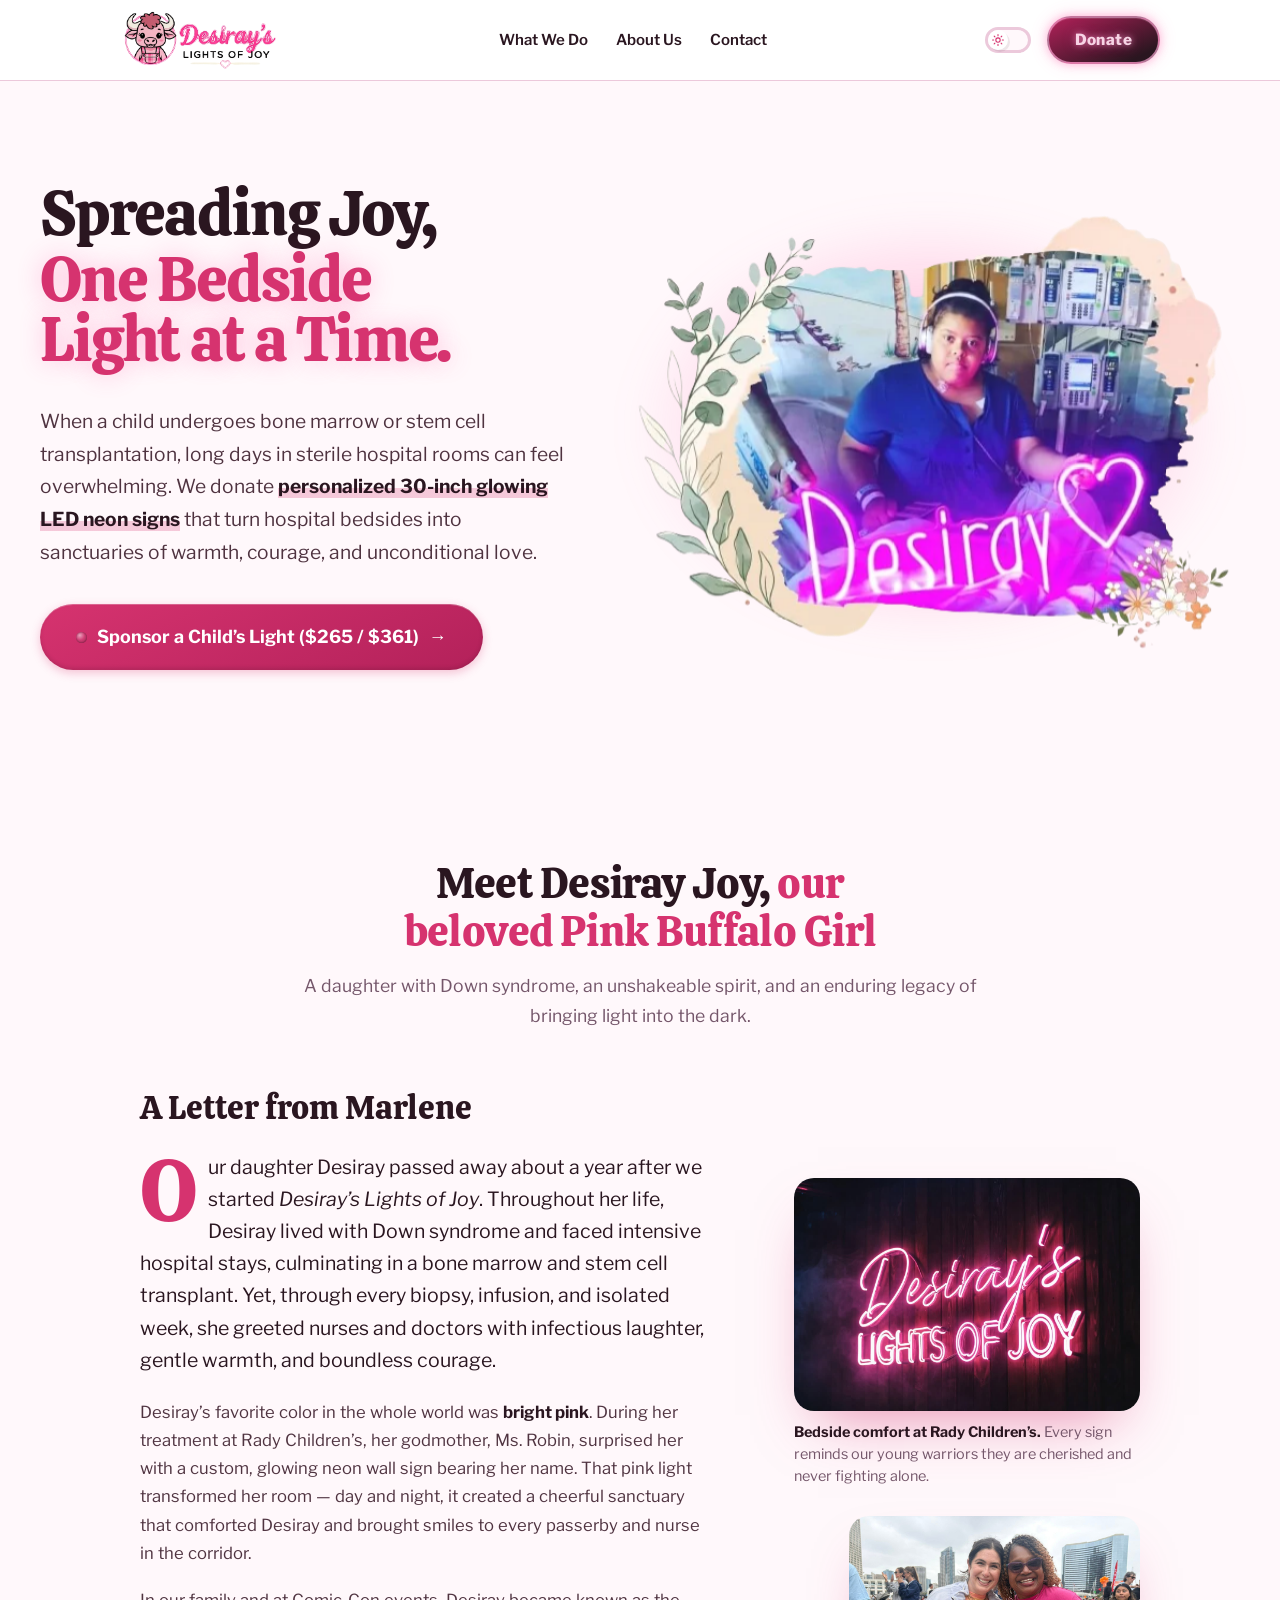
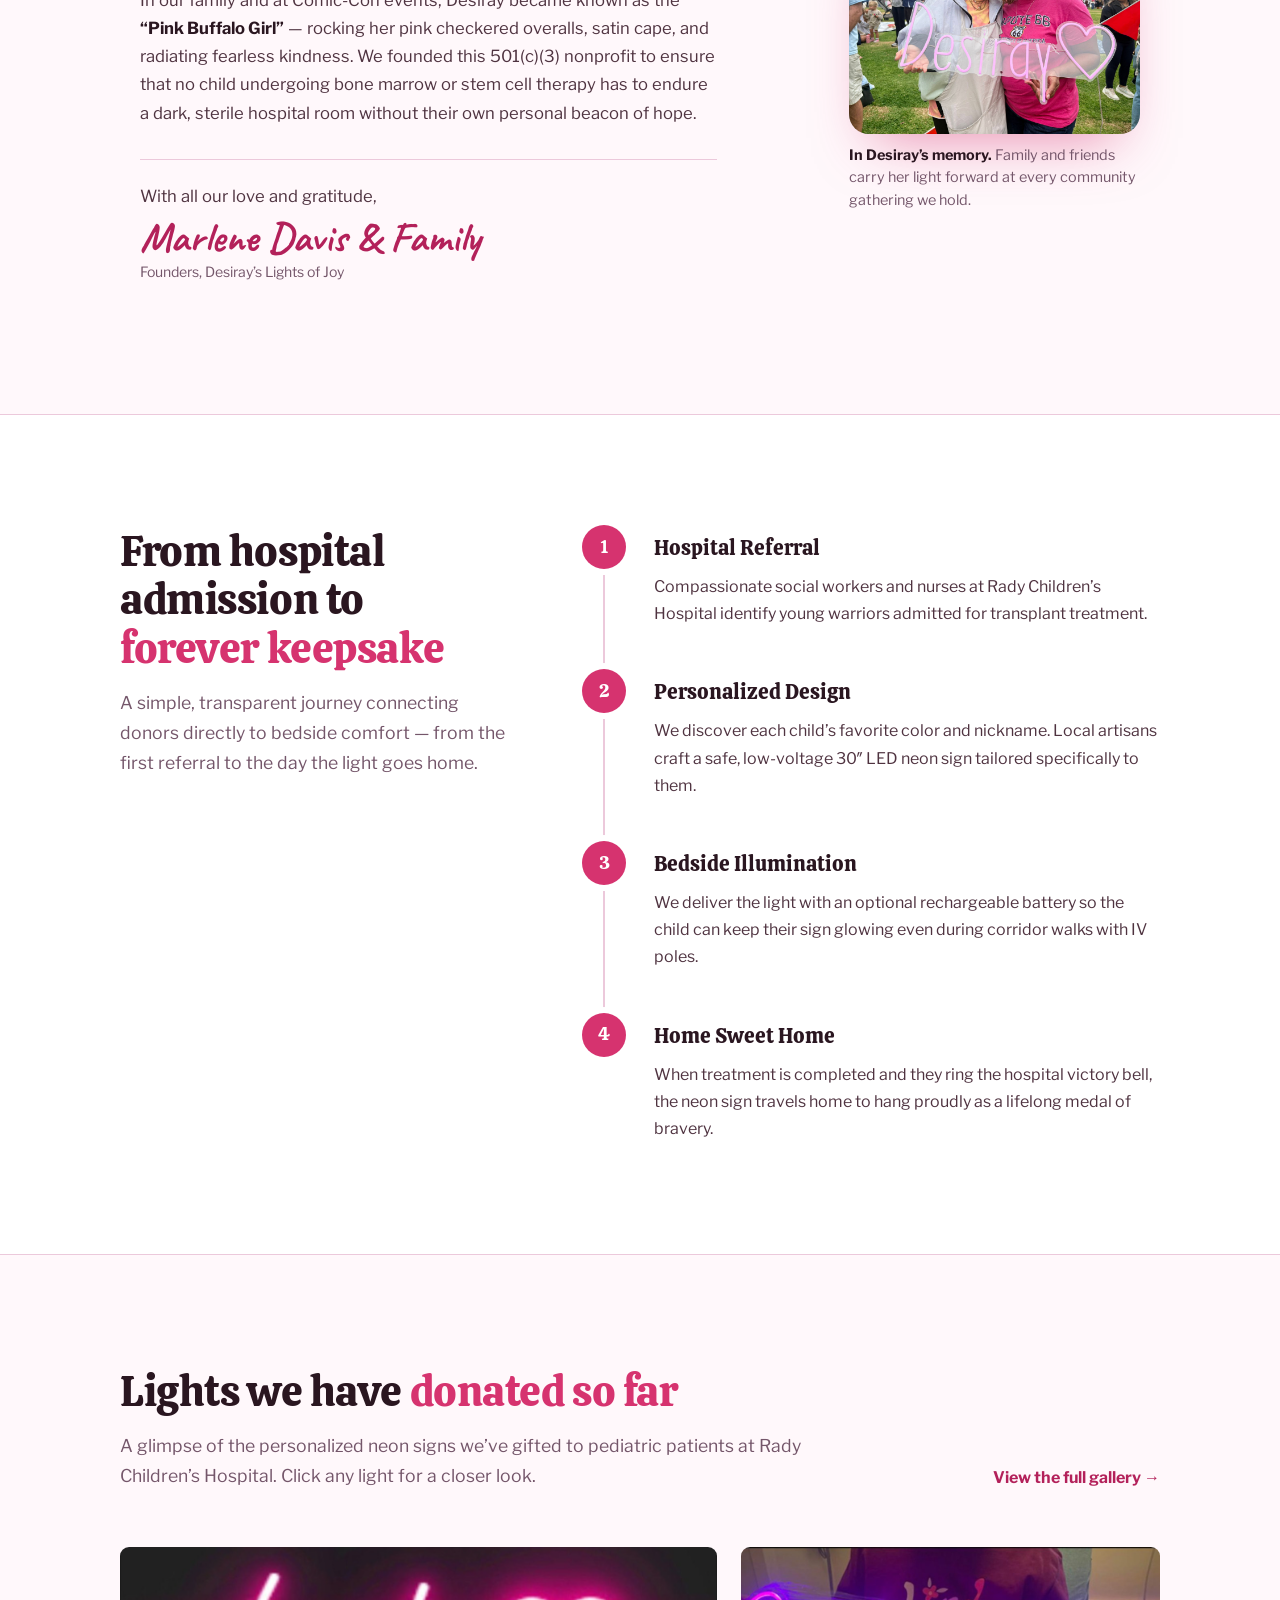
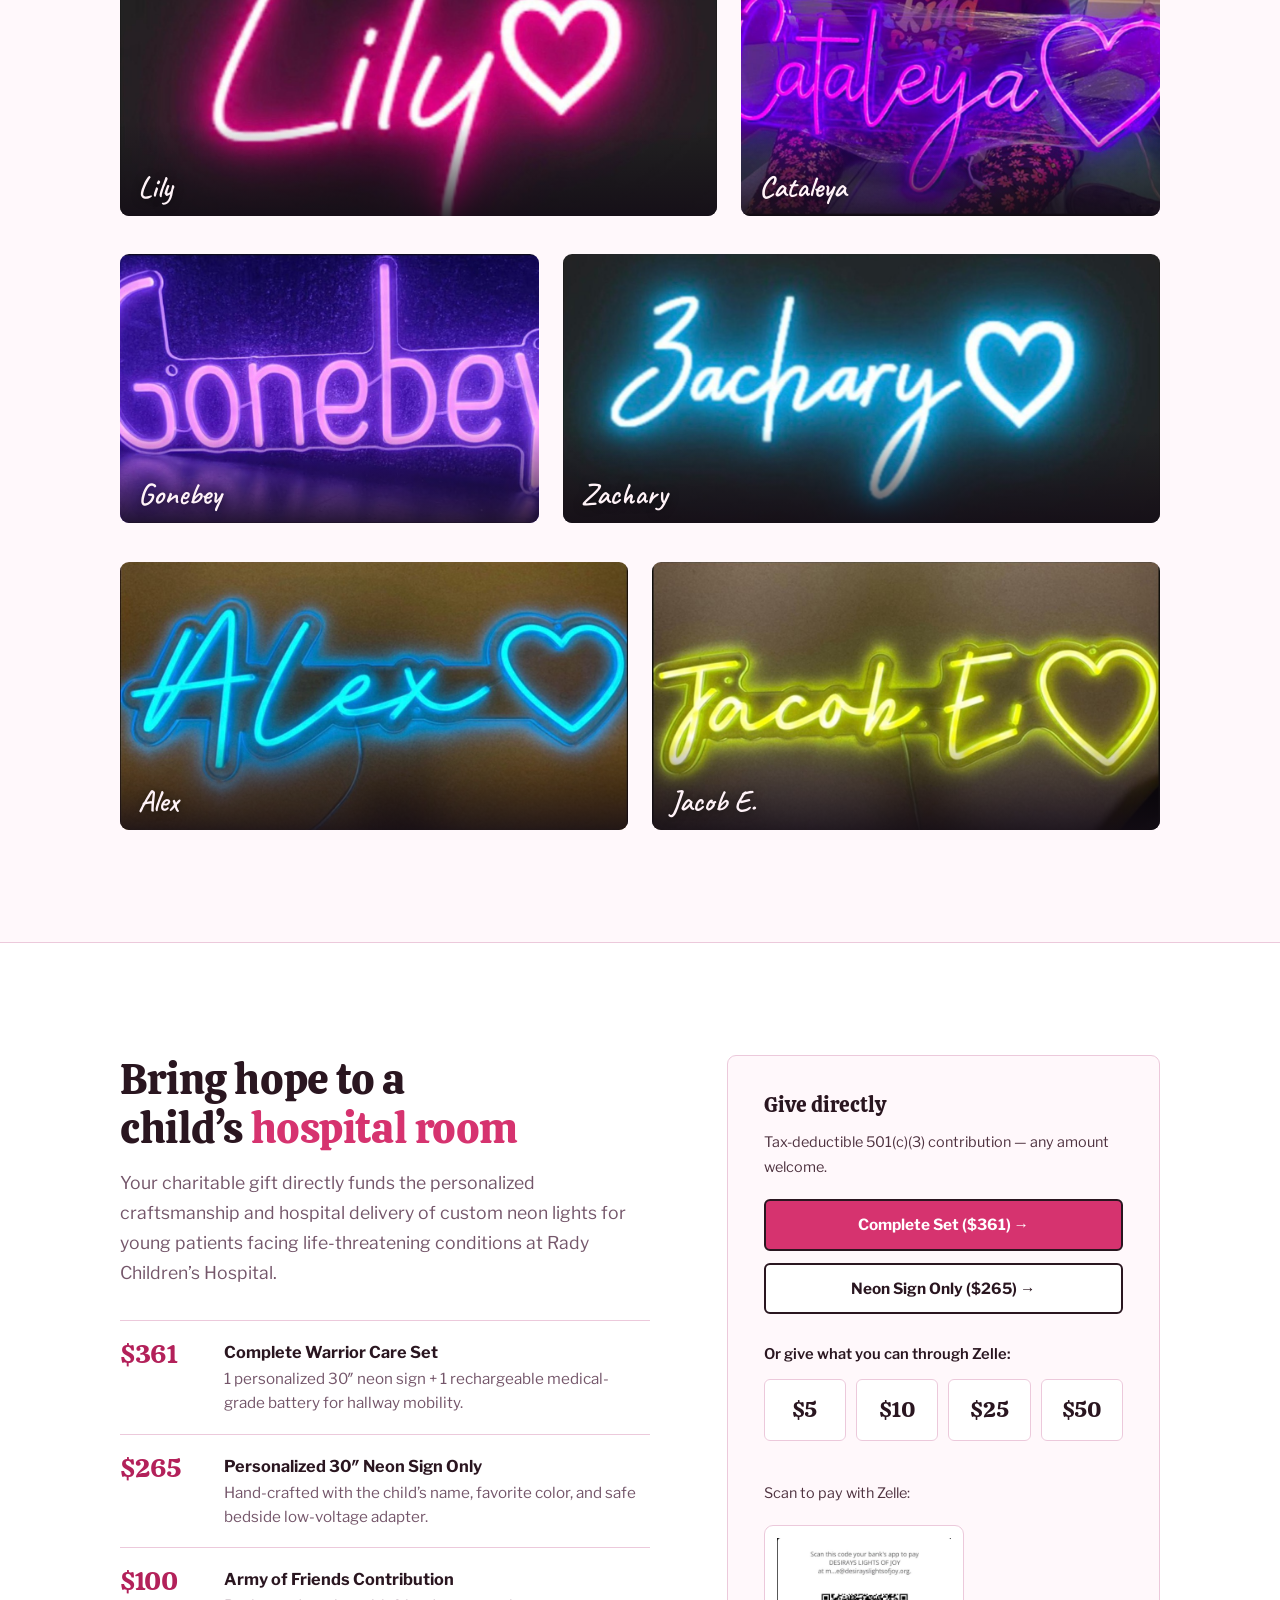
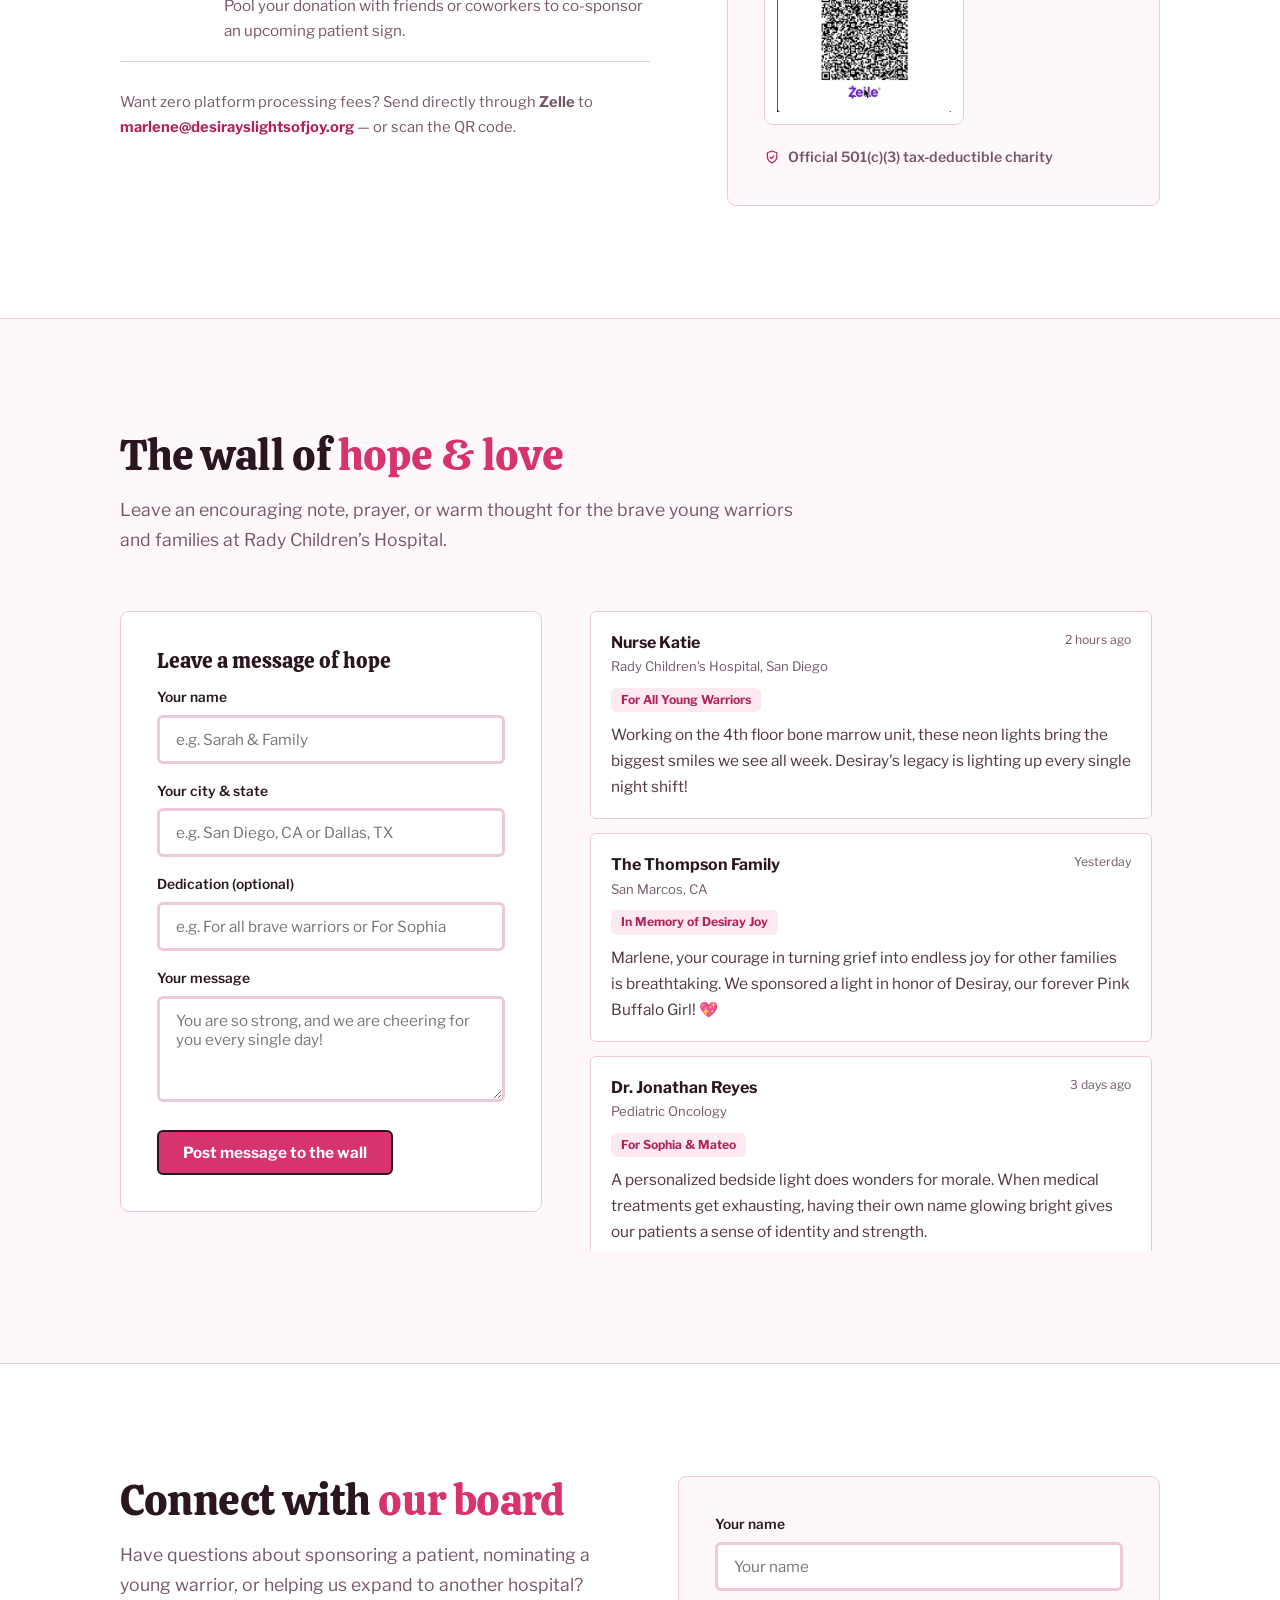
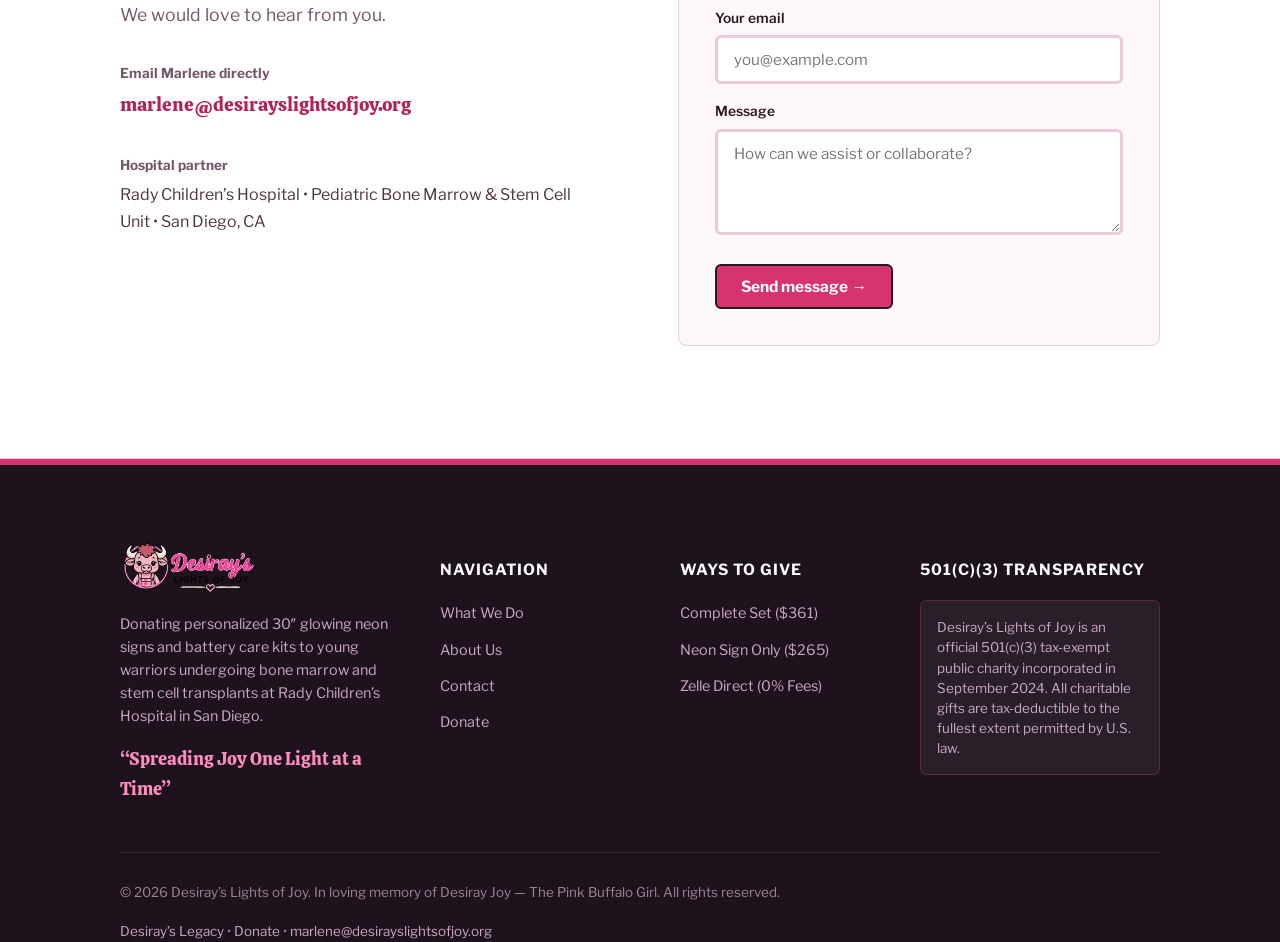
<file: html/index.html>
<!DOCTYPE html>
<html lang="en">
<head>
  <meta charset="UTF-8">
  <meta name="viewport" content="width=device-width, initial-scale=1.0, viewport-fit=cover">
  <title>Desiray's Lights of Joy | Spreading Joy One Light at a Time</title>
  <meta name="description" content="A 501(c)(3) nonprofit donating personalized 30-inch glowing neon signs and battery care kits to brave young warriors undergoing bone marrow and stem cell transplants at Rady Children's Hospital in San Diego.">
  <link rel="preload" href="assets/images/hero-banner.webp" as="image" type="image/webp" fetchpriority="high">
  <link rel="preconnect" href="https://fonts.googleapis.com">
  <link rel="preconnect" href="https://fonts.gstatic.com" crossorigin>
  <link rel="stylesheet" href="https://fonts.googleapis.com/css2?family=Calistoga&family=Caveat:wght@500;600;700&family=Libre+Franklin:wght@400;500;600;700;800&display=swap">
  <link rel="stylesheet" href="assets/css/style.css">
  <link rel="stylesheet" href="assets/css/home.css">
</head>
<body class="home" data-theme="light">

  <!-- Shared icon glyphs (drawn once, referenced with <use>) -->
  <svg class="icon-sprite" width="0" height="0" aria-hidden="true" focusable="false">
    <symbol id="i-hospital" viewBox="0 0 24 24"><path d="M4 21V9l8-5 8 5v12"/><path d="M12 11v6M9 14h6"/></symbol>
    <symbol id="i-shield" viewBox="0 0 24 24"><path d="M12 3 5 5.5V11c0 4.5 3 7.7 7 9.5 4-1.8 7-5 7-9.5V5.5L12 3Z"/><path d="M9.2 12.2l1.9 1.9 3.7-3.9"/></symbol>
    <symbol id="i-heart" viewBox="0 0 24 24"><path d="M12 20.5s-7.5-4.6-10-9.3C.6 8 2 4.5 5.4 4c2-.3 3.8.6 5 2.2C11.6 4.6 13.4 3.7 15.4 4c3.4.5 4.8 4 3.4 7.2-2.5 4.7-10 9.3-10 9.3Z"/></symbol>
  </svg>

  <a class="skip-link" href="#main">Skip to content</a>

  <!-- NAVIGATION HEADER -->
  <header class="site-header" id="header">
    <div class="container nav-container">
      <a href="#hero" class="brand-logo" aria-label="Desiray's Lights of Joy Home">
        <img src="assets/images/logo-badge.png" alt="Desiray's Lights of Joy - The Pink Buffalo Girl" class="logo-img">
      </a>

      <nav class="main-nav" id="mainNav" aria-label="Main Navigation">
        <ul class="nav-list">
          <li><a href="/what_we_do" class="nav-link">What We Do</a></li>
          <li><a href="/about" class="nav-link">About Us</a></li>
          <li><a href="/contact" class="nav-link">Contact</a></li>
        </ul>
      </nav>

      <div class="header-actions">
        <button id="nightModeToggle" class="theme-switch" aria-label="Toggle Lights Off Mode" aria-pressed="false" title="Switch between soft pink and lights-off dark mode">
          <span class="theme-switch-track" aria-hidden="true">
            <span class="theme-switch-thumb">
              <svg class="icon-sun" viewBox="0 0 24 24" aria-hidden="true"><circle cx="12" cy="12" r="4"/><path d="M12 2v2M12 20v2M4.93 4.93l1.41 1.41M17.66 17.66l1.41 1.41M2 12h2M20 12h2M4.93 19.07l1.41-1.41M17.66 6.34l1.41-1.41"/></svg>
              <svg class="icon-moon" viewBox="0 0 24 24" aria-hidden="true"><path d="M21 12.79A9 9 0 1 1 11.21 3 7 7 0 0 0 21 12.79Z"/></svg>
            </span>
          </span>
        </button>
        <a href="/donate" class="btn btn-header-donate" id="headerDonateBtn">
          <span>Donate</span>
        </a>
        <button class="mobile-menu-toggle" id="menuToggle" aria-label="Toggle Navigation Menu" aria-expanded="false">
          <span class="bar"></span>
          <span class="bar"></span>
          <span class="bar"></span>
        </button>
      </div>
    </div>
  </header>

  <main id="main">
    <!-- HERO SECTION -->
    <section class="hero-section" id="hero">
      <div class="container hero-grid">
        <div class="hero-content">
          <h1 class="hero-title">
            Spreading Joy, <br>
            <em>One Bedside Light at a Time.</em>
          </h1>
          <p class="hero-description">
            When a child undergoes bone marrow or stem cell transplantation, long days in sterile hospital rooms can feel overwhelming. We donate <strong>personalized 30-inch glowing LED neon signs</strong> that turn hospital bedsides into sanctuaries of warmth, courage, and unconditional love.
          </p>
          <div class="hero-actions">
            <a href="/donate" class="btn btn-primary btn-large btn-donate">
              <span>Sponsor a Child&rsquo;s Light ($265 / $361)</span>
              <span>&rarr;</span>
            </a>
          </div>
        </div>

        <!-- HERO ART: finished composition (photo, watercolour wash, botanicals) on a transparent background -->
        <div class="hero-visual-frame">
          <img class="hero-art" src="assets/images/hero-banner.webp" width="578" height="432" fetchpriority="high" decoding="async" alt="Desiray at Rady Children's Hospital with her personalized neon sign and heart light">
        </div>
      </div>
    </section>

    <!-- OUR STORY -->
    <section class="s s-story" id="about-us">
      <span id="story"></span>
      <div class="container">
        <div class="s-head">
          <h2>Meet Desiray Joy, <em>our beloved Pink Buffalo Girl</em></h2>
          <p>A daughter with Down syndrome, an unshakeable spirit, and an enduring legacy of bringing light into the dark.</p>
        </div>

        <div class="story-grid">
          <div class="letter">
            <h3>A Letter from Marlene</h3>
            <p>Our daughter Desiray passed away about a year after we started <em>Desiray&rsquo;s Lights of Joy</em>. Throughout her life, Desiray lived with Down syndrome and faced intensive hospital stays, culminating in a bone marrow and stem cell transplant. Yet, through every biopsy, infusion, and isolated week, she greeted nurses and doctors with infectious laughter, gentle warmth, and boundless courage.</p>
            <p>Desiray&rsquo;s favorite color in the whole world was <strong>bright pink</strong>. During her treatment at Rady Children&rsquo;s, her godmother, Ms. Robin, surprised her with a custom, glowing neon wall sign bearing her name. That pink light transformed her room &mdash; day and night, it created a cheerful sanctuary that comforted Desiray and brought smiles to every passerby and nurse in the corridor.</p>
            <p>In our family and at Comic-Con events, Desiray became known as the <strong>&ldquo;Pink Buffalo Girl&rdquo;</strong> &mdash; rocking her pink checkered overalls, satin cape, and radiating fearless kindness. We founded this 501(c)(3) nonprofit to ensure that no child undergoing bone marrow or stem cell therapy has to endure a dark, sterile hospital room without their own personal beacon of hope.</p>
            <p class="sign-off">
              With all our love and gratitude,<br>
              <strong>Marlene Davis &amp; Family</strong>
              <span>Founders, Desiray&rsquo;s Lights of Joy</span>
            </p>
          </div>

          <div class="story-photos">
            <figure>
              <img src="assets/images/cataleya-bedside-light.png" alt="Cataleya holding her personalized glowing neon sign at her hospital bedside" loading="lazy">
              <figcaption><strong>Bedside comfort at Rady Children&rsquo;s.</strong> Every sign reminds our young warriors they are cherished and never fighting alone.</figcaption>
            </figure>
            <figure>
              <img src="assets/images/desiray-tribute-sign.png" alt="Marlene and a loved one smiling while holding a neon sign reading Desiray with a heart" loading="lazy">
              <figcaption><strong>In Desiray&rsquo;s memory.</strong> Family and friends carry her light forward at every community gathering we hold.</figcaption>
            </figure>
          </div>
        </div>
      </div>
    </section>

    <!-- HOW YOUR GIFT WORKS -->
    <section class="s s-alt" id="what-we-do">
      <span id="how-it-works"></span>
      <div class="container">
        <div class="steps-layout">
        <div class="s-head">
          <h2>From hospital admission to <em>forever keepsake</em></h2>
          <p>A simple, transparent journey connecting donors directly to bedside comfort &mdash; from the first referral to the day the light goes home.</p>
        </div>

        <ol class="steps">
          <li>
            <span class="step-n">1</span>
            <h3>Hospital Referral</h3>
            <p>Compassionate social workers and nurses at Rady Children&rsquo;s Hospital identify young warriors admitted for transplant treatment.</p>
          </li>
          <li>
            <span class="step-n">2</span>
            <h3>Personalized Design</h3>
            <p>We discover each child&rsquo;s favorite color and nickname. Local artisans craft a safe, low-voltage 30&Prime; LED neon sign tailored specifically to them.</p>
          </li>
          <li>
            <span class="step-n">3</span>
            <h3>Bedside Illumination</h3>
            <p>We deliver the light with an optional rechargeable battery so the child can keep their sign glowing even during corridor walks with IV poles.</p>
          </li>
          <li>
            <span class="step-n">4</span>
            <h3>Home Sweet Home</h3>
            <p>When treatment is completed and they ring the hospital victory bell, the neon sign travels home to hang proudly as a lifelong medal of bravery.</p>
          </li>
        </ol>
        </div>
      </div>
    </section>

    <!-- LIGHTS DONATED (preview; full gallery on what_we_do) -->
    <section class="s" id="gallery">
      <div class="container">
        <div class="s-head s-head--row">
          <div>
            <h2>Lights we have <em>donated so far</em></h2>
            <p>A glimpse of the personalized neon signs we&rsquo;ve gifted to pediatric patients at Rady Children&rsquo;s Hospital. Click any light for a closer look.</p>
          </div>
          <a href="/what_we_do" class="text-link">View the full gallery &rarr;</a>
        </div>

        <div class="gallery">
          <a href="/light/lily"><img src="assets/images/what-we-do/lily.jpg" alt="Lily's personalized neon sign" loading="lazy"><span>Lily</span></a>
          <a href="/light/cataleya"><img src="assets/images/what-we-do/cataleya.jpg" alt="Cataleya's personalized neon sign" loading="lazy"><span>Cataleya</span></a>
          <a href="/light/gonebey"><img src="assets/images/what-we-do/gonebey.jpg" alt="Gonebey's personalized neon sign" loading="lazy"><span>Gonebey</span></a>
          <a href="/light/zachary"><img src="assets/images/what-we-do/zachary.jpg" alt="Zachary's personalized neon sign" loading="lazy"><span>Zachary</span></a>
          <a href="/light/alex"><img src="assets/images/what-we-do/alex.jpg" alt="Alex's personalized neon sign" loading="lazy"><span>Alex</span></a>
          <a href="/light/jacob-e"><img src="assets/images/what-we-do/jacob.jpg" alt="Jacob's personalized neon sign" loading="lazy"><span>Jacob E.</span></a>
        </div>
      </div>
    </section>

    <!-- SPONSOR A LIGHT -->
    <section class="s s-alt" id="donate">
      <div class="container">
        <div class="donate-grid">
          <div>
            <h2>Bring hope to a child&rsquo;s <em>hospital room</em></h2>
            <p class="lead">Your charitable gift directly funds the personalized craftsmanship and hospital delivery of custom neon lights for young patients facing life-threatening conditions at Rady Children&rsquo;s Hospital.</p>

            <dl class="tiers">
              <div>
                <dt>$361</dt>
                <dd><strong>Complete Warrior Care Set</strong>1 personalized 30&Prime; neon sign + 1 rechargeable medical-grade battery for hallway mobility.</dd>
              </div>
              <div>
                <dt>$265</dt>
                <dd><strong>Personalized 30&Prime; Neon Sign Only</strong>Hand-crafted with the child&rsquo;s name, favorite color, and safe bedside low-voltage adapter.</dd>
              </div>
              <div>
                <dt>$100</dt>
                <dd><strong>Army of Friends Contribution</strong>Pool your donation with friends or coworkers to co-sponsor an upcoming patient sign.</dd>
              </div>
            </dl>

            <p class="note">
              Want zero platform processing fees? Send directly through <strong>Zelle</strong> to
              <a href="mailto:marlene@desirayslightsofjoy.org">marlene@desirayslightsofjoy.org</a>
              &mdash; or scan the QR code.
            </p>
          </div>

          <div class="give">
            <h3>Give directly</h3>
            <p class="muted">Tax-deductible 501(c)(3) contribution &mdash; any amount welcome.</p>

            <a href="https://www.paypal.com/ncp/payment/ACYPDUG7N4VPY" target="_blank" rel="noopener" class="btn btn-primary give-btn">Complete Set ($361) &rarr;</a>
            <a href="https://www.paypal.com/ncp/payment/S37DXK58DRXBE" target="_blank" rel="noopener" class="btn btn-secondary give-btn">Neon Sign Only ($265) &rarr;</a>

            <p class="give-label">Or give what you can through Zelle:</p>
            <div class="amount-select-grid" role="group" aria-label="Choose a Zelle amount">
              <button type="button" class="amount-tile" data-amount="5" aria-pressed="false"><strong>$5</strong></button>
              <button type="button" class="amount-tile" data-amount="10" aria-pressed="false"><strong>$10</strong></button>
              <button type="button" class="amount-tile" data-amount="25" aria-pressed="false"><strong>$25</strong></button>
              <button type="button" class="amount-tile" data-amount="50" aria-pressed="false"><strong>$50</strong></button>
            </div>
            <p class="amount-note" id="selectedAmountNote" aria-live="polite"></p>

            <p class="muted" id="homeZelleQr">Scan to pay with Zelle:</p>
            <div class="qr">
              <img src="assets/images/zelle-qrcode.png" alt="Scan this Zelle QR code to pay Desiray's Lights of Joy" loading="lazy">
            </div>

            <p class="trust">
              <svg class="icon-inline" viewBox="0 0 24 24" aria-hidden="true"><use href="#i-shield"/></svg>
              Official 501(c)(3) tax-deductible charity
            </p>
          </div>
        </div>
      </div>
    </section>

    <!-- WALL OF HOPE -->
    <section class="s" id="wall-of-hope">
      <div class="container">
        <div class="s-head">
          <h2>The wall of <em>hope &amp; love</em></h2>
          <p>Leave an encouraging note, prayer, or warm thought for the brave young warriors and families at Rady Children&rsquo;s Hospital.</p>
        </div>

        <div class="wall-grid">
          <div class="panel">
            <h3>Leave a message of hope</h3>
            <form id="messageForm">
              <div class="field-group">
                <label for="msgSender" class="input-label">Your name</label>
                <input type="text" id="msgSender" class="field-control" placeholder="e.g. Sarah &amp; Family" required>
              </div>
              <div class="field-group">
                <label for="msgLocation" class="input-label">Your city &amp; state</label>
                <input type="text" id="msgLocation" class="field-control" placeholder="e.g. San Diego, CA or Dallas, TX">
              </div>
              <div class="field-group">
                <label for="msgChildDedication" class="input-label">Dedication (optional)</label>
                <input type="text" id="msgChildDedication" class="field-control" placeholder="e.g. For all brave warriors or For Sophia">
              </div>
              <div class="field-group">
                <label for="msgText" class="input-label">Your message</label>
                <textarea id="msgText" class="field-control" rows="4" placeholder="You are so strong, and we are cheering for you every single day!" required></textarea>
              </div>
              <button type="submit" class="btn btn-primary">Post message to the wall</button>
            </form>
          </div>

          <div class="wall-notes-stream" id="messagesList">
            <!-- Messages rendered via script.js -->
          </div>
        </div>
      </div>
    </section>

    <!-- CONTACT -->
    <section class="s s-alt" id="contact">
      <div class="container">
        <div class="contact-grid">
          <div>
            <h2>Connect with <em>our board</em></h2>
            <p class="lead">Have questions about sponsoring a patient, nominating a young warrior, or helping us expand to another hospital? We would love to hear from you.</p>

            <p class="contact-label">Email Marlene directly</p>
            <p><a class="contact-mail" href="mailto:marlene@desirayslightsofjoy.org">marlene@desirayslightsofjoy.org</a></p>

            <p class="contact-label">Hospital partner</p>
            <p>Rady Children&rsquo;s Hospital &bull; Pediatric Bone Marrow &amp; Stem Cell Unit &bull; San Diego, CA</p>
          </div>

          <div class="panel">
            <form id="contactForm">
              <div class="field-group">
                <label for="cName" class="input-label">Your name</label>
                <input type="text" id="cName" class="field-control" placeholder="Your name" required>
              </div>
              <div class="field-group">
                <label for="cEmail" class="input-label">Your email</label>
                <input type="email" id="cEmail" class="field-control" placeholder="you@example.com" required>
              </div>
              <div class="field-group">
                <label for="cMessage" class="input-label">Message</label>
                <textarea id="cMessage" class="field-control" rows="4" placeholder="How can we assist or collaborate?" required></textarea>
              </div>
              <button type="submit" class="btn btn-primary">Send message &rarr;</button>
            </form>
          </div>
        </div>
      </div>
    </section>
  </main>

  <!-- FOOTER -->
  <footer class="site-footer">
    <div class="container">
      <div class="footer-columns">
        <div>
          <img src="assets/images/logo-badge.png" alt="Desiray's Lights of Joy" class="footer-logo-img">
          <p class="footer-about-text">
            Donating personalized 30&Prime; glowing neon signs and battery care kits to young warriors undergoing bone marrow and stem cell transplants at Rady Children&rsquo;s Hospital in San Diego.
          </p>
          <div class="footer-quote">
            &ldquo;Spreading Joy One Light at a Time&rdquo;
          </div>
        </div>

        <div>
          <h3 class="footer-col-title">Navigation</h3>
          <ul class="footer-links-list">
            <li><a href="/what_we_do">What We Do</a></li>
            <li><a href="/about">About Us</a></li>
            <li><a href="/contact">Contact</a></li>
            <li><a href="/donate">Donate</a></li>
          </ul>
        </div>

        <div>
          <h3 class="footer-col-title">Ways to Give</h3>
          <ul class="footer-links-list">
            <li><a href="https://www.paypal.com/ncp/payment/ACYPDUG7N4VPY" target="_blank" rel="noopener">Complete Set ($361)</a></li>
            <li><a href="https://www.paypal.com/ncp/payment/S37DXK58DRXBE" target="_blank" rel="noopener">Neon Sign Only ($265)</a></li>
            <li><a href="/donate#donate-options">Zelle Direct (0% Fees)</a></li>
          </ul>
        </div>

        <div>
          <h3 class="footer-col-title">501(c)(3) Transparency</h3>
          <div class="footer-tax-box">
            Desiray&rsquo;s Lights of Joy is an official 501(c)(3) tax-exempt public charity incorporated in September 2024. All charitable gifts are tax-deductible to the fullest extent permitted by U.S. law.
          </div>
        </div>
      </div>

      <div class="footer-bottom-row">
        <p>&copy; 2026 Desiray&rsquo;s Lights of Joy. In loving memory of Desiray Joy &mdash; The Pink Buffalo Girl. All rights reserved.</p>
        <div>
          <a href="#story">Desiray&rsquo;s Legacy</a> &bull;
          <a href="/donate">Donate</a> &bull;
          <a href="mailto:marlene@desirayslightsofjoy.org">marlene@desirayslightsofjoy.org</a>
        </div>
      </div>
    </div>
  </footer>

  <script src="assets/js/script.js"></script>
  <script src="assets/js/hero.js"></script>
</body>
</html>
</file>
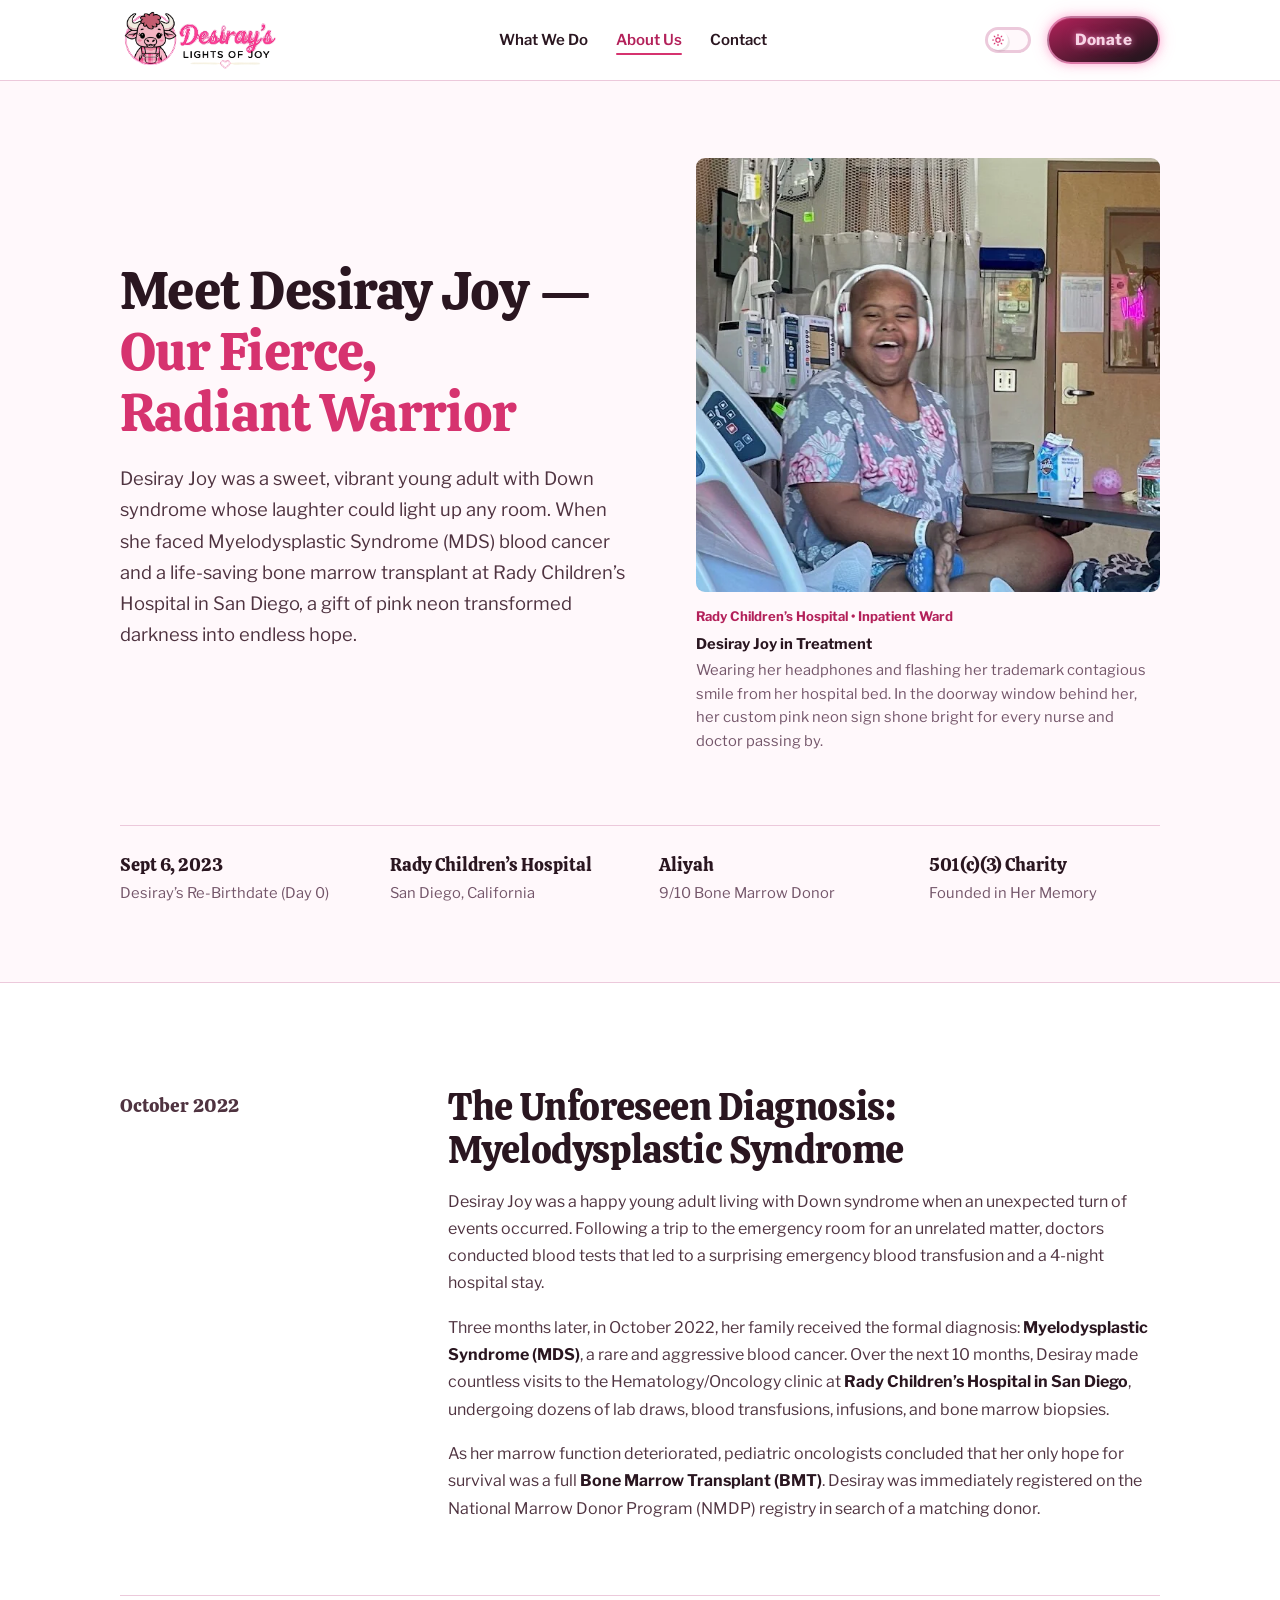
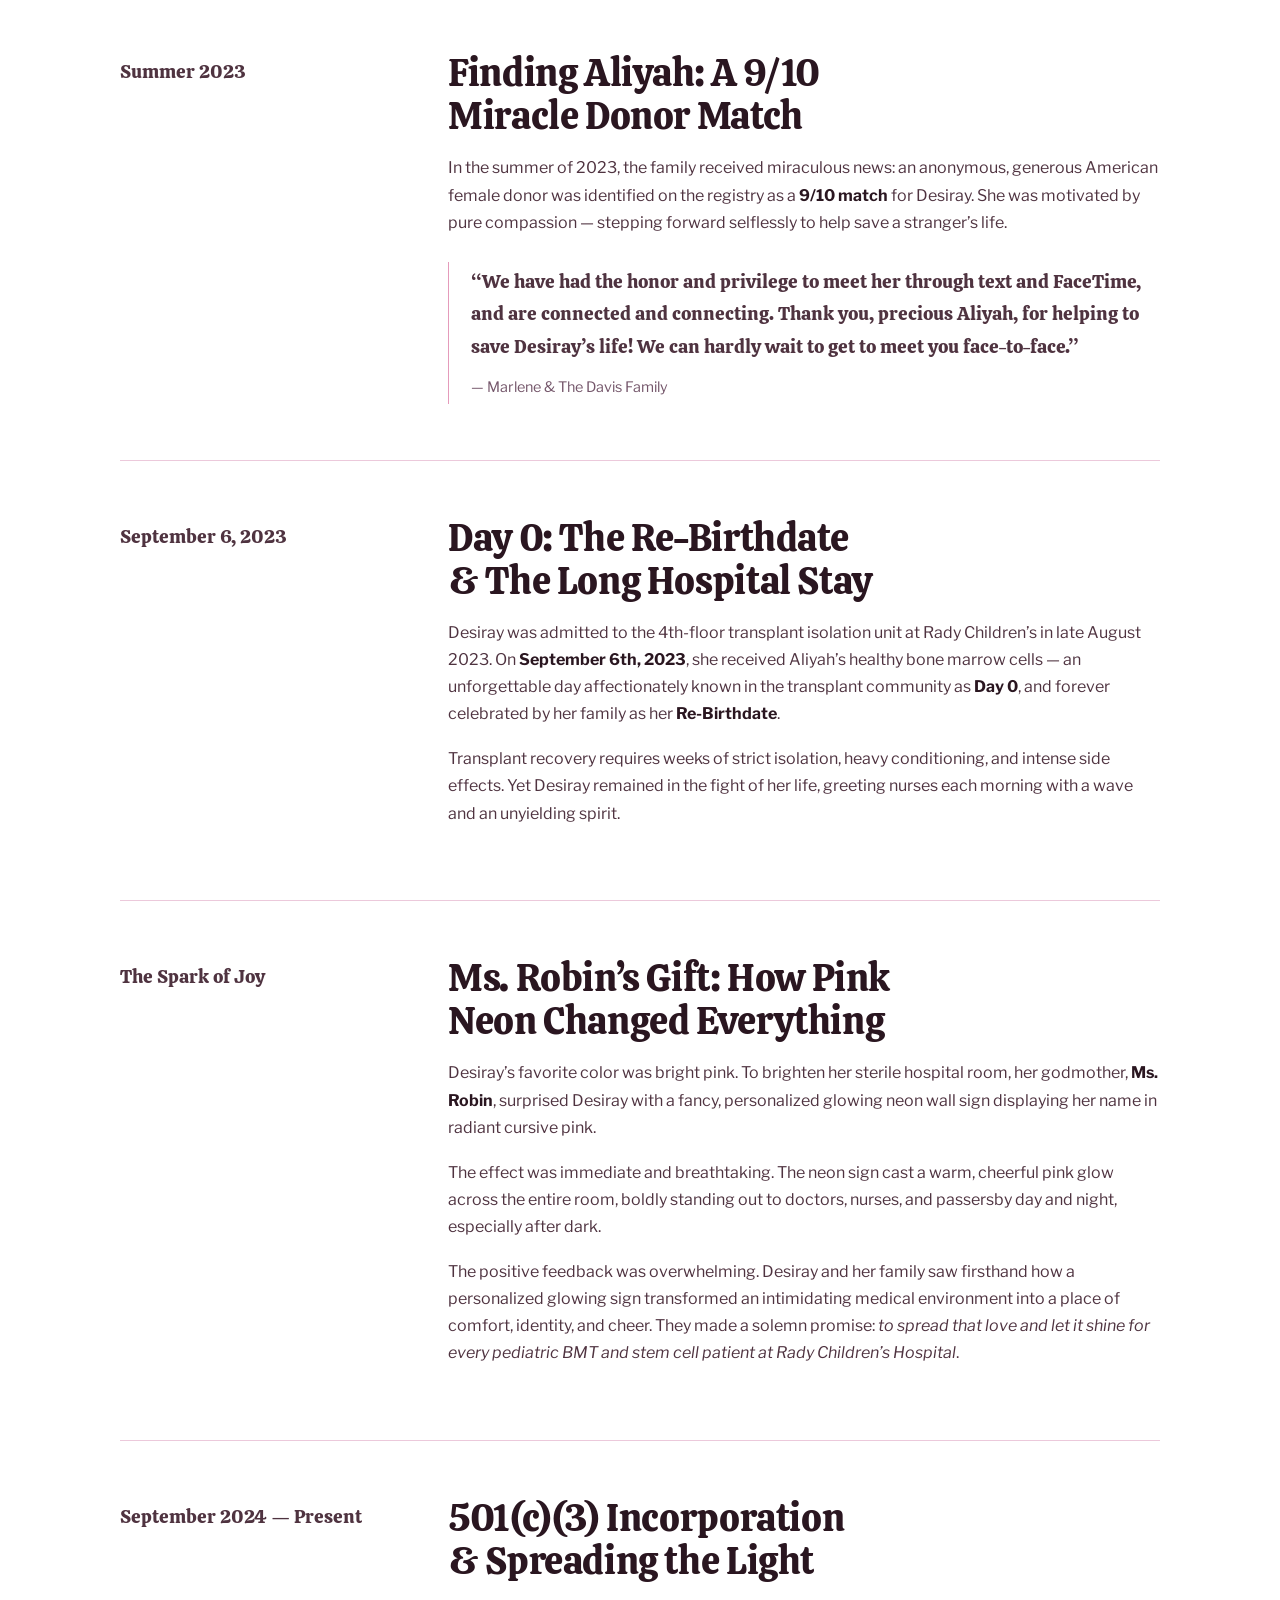
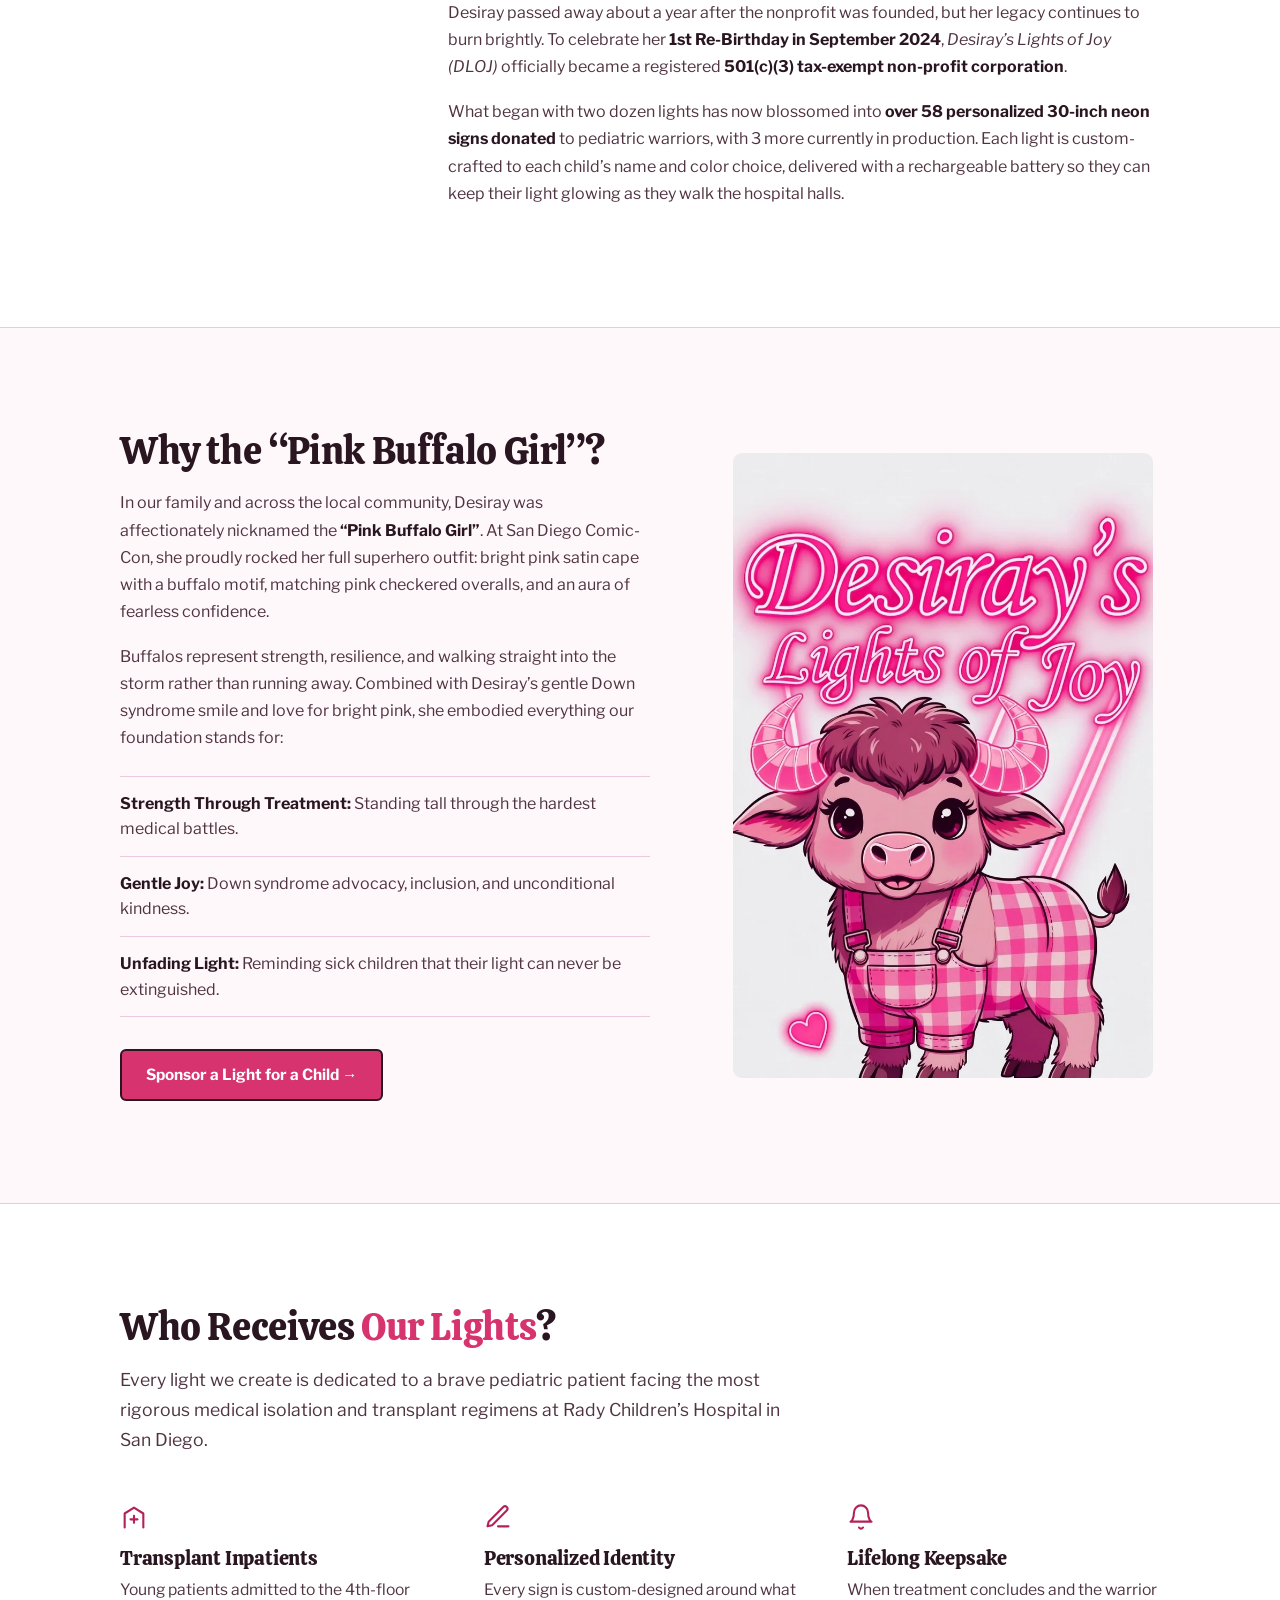
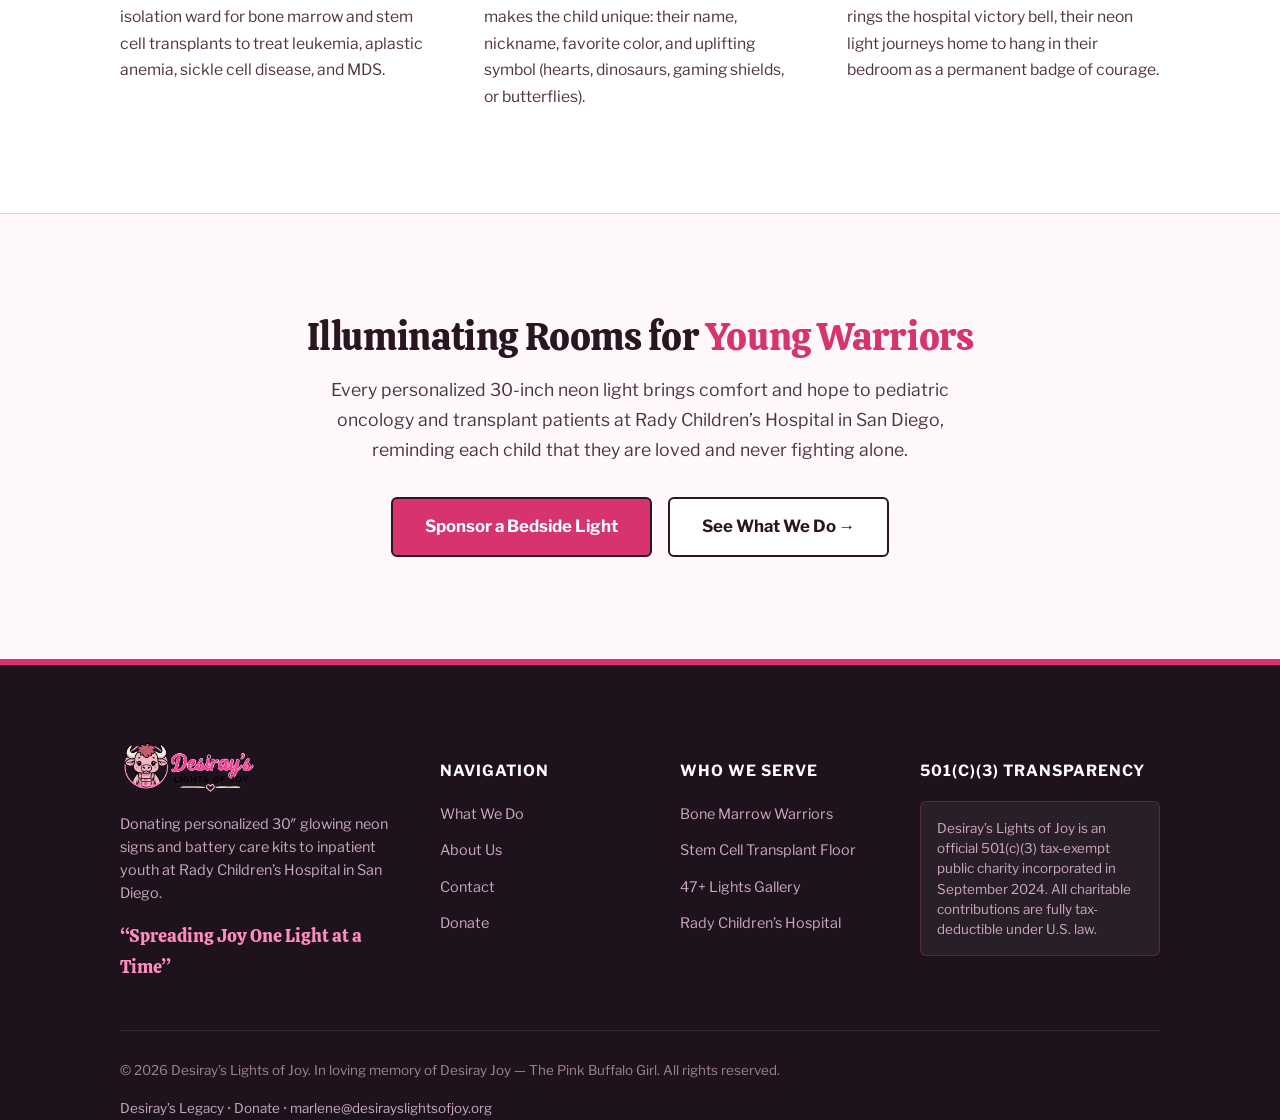
<file: html/about.html>
<!DOCTYPE html>
<html lang="en">
<head>
  <meta charset="UTF-8">
  <meta name="viewport" content="width=device-width, initial-scale=1.0, viewport-fit=cover">
  <title>About Us &bull; Desiray's Story | Desiray's Lights of Joy</title>
  <meta name="description" content="The heartfelt story of Desiray Joy, her battle with MDS blood cancer and bone marrow transplant at Rady Children's Hospital, her donor Aliyah, and how a pink neon sign from Ms. Robin sparked a 501(c)(3) movement.">
  <link rel="preconnect" href="https://fonts.googleapis.com">
  <link rel="preconnect" href="https://fonts.gstatic.com" crossorigin>
  <link rel="stylesheet" href="https://fonts.googleapis.com/css2?family=Calistoga&family=Caveat:wght@500;600;700&family=Libre+Franklin:wght@400;500;600;700;800&display=swap">
  <link rel="stylesheet" href="assets/css/style.css">
  <link rel="stylesheet" href="assets/css/about.css">
</head>
<body class="page-about" data-theme="light">

  <a class="skip-link" href="#main">Skip to content</a>

  <!-- NAVIGATION HEADER -->
  <header class="site-header" id="header">
    <div class="container nav-container">
      <a href="/" class="brand-logo" aria-label="Desiray's Lights of Joy Home">
        <img src="assets/images/logo-badge.png" alt="Desiray's Lights of Joy - The Pink Buffalo Girl" class="logo-img">
      </a>

      <!-- 3 MENU ITEMS AS REQUESTED + DONATE BUTTON -->
      <nav class="main-nav" id="mainNav" aria-label="Main Navigation">
        <ul class="nav-list">
          <li><a href="/what_we_do" class="nav-link">What We Do</a></li>
          <li><a href="/about" class="nav-link active">About Us</a></li>
          <li><a href="/contact" class="nav-link">Contact</a></li>
        </ul>
      </nav>

      <div class="header-actions">
        <button id="nightModeToggleAbout" class="theme-switch" aria-label="Toggle Lights Off Mode" aria-pressed="false" title="Switch between soft pink and lights-off dark mode">
          <span class="theme-switch-track" aria-hidden="true">
            <span class="theme-switch-thumb">
              <svg class="icon-sun" viewBox="0 0 24 24" aria-hidden="true"><circle cx="12" cy="12" r="4"/><path d="M12 2v2M12 20v2M4.93 4.93l1.41 1.41M17.66 17.66l1.41 1.41M2 12h2M20 12h2M4.93 19.07l1.41-1.41M17.66 6.34l1.41-1.41"/></svg>
              <svg class="icon-moon" viewBox="0 0 24 24" aria-hidden="true"><path d="M21 12.79A9 9 0 1 1 11.21 3 7 7 0 0 0 21 12.79Z"/></svg>
            </span>
          </span>
        </button>
        <a href="/donate" class="btn btn-header-donate" id="headerDonateBtn">
          <span>Donate</span>
        </a>
        <button class="mobile-menu-toggle" id="menuToggle" aria-label="Toggle Navigation Menu" aria-expanded="false">
          <span class="bar"></span>
          <span class="bar"></span>
          <span class="bar"></span>
        </button>
      </div>
    </div>
  </header>

  <main id="main">
    <!-- ABOUT US HERO WITH REAL HOSPITAL PHOTO -->
    <section class="ab-hero">
      <div class="container">
        <div class="ab-hero-grid">
          <div class="ab-hero-copy">
            <h1>Meet Desiray Joy &mdash; <em>Our Fierce, Radiant Warrior</em></h1>
            <p class="ab-lead">
              Desiray Joy was a sweet, vibrant young adult with Down syndrome whose laughter could light up any room. When she faced Myelodysplastic Syndrome (MDS) blood cancer and a life-saving bone marrow transplant at Rady Children&rsquo;s Hospital in San Diego, a gift of pink neon transformed darkness into endless hope.
            </p>
          </div>

          <!-- THE REAL HOSPITAL PHOTOGRAPH OF DESIRAY -->
          <figure class="ab-portrait">
            <img src="assets/images/desiray-hospital-real.webp" width="640" height="600" fetchpriority="high" decoding="async" alt="Desiray Joy laughing in her hospital bed at Rady Children's Hospital">
            <figcaption>
              <span class="ab-badge">Rady Children&rsquo;s Hospital &bull; Inpatient Ward</span>
              <strong>Desiray Joy in Treatment</strong>
              Wearing her headphones and flashing her trademark contagious smile from her hospital bed. In the doorway window behind her, her custom pink neon sign shone bright for every nurse and doctor passing by.
            </figcaption>
          </figure>
        </div>

        <dl class="ab-facts">
          <div>
            <dt>Sept 6, 2023</dt>
            <dd>Desiray&rsquo;s Re-Birthdate (Day 0)</dd>
          </div>
          <div>
            <dt>Rady Children&rsquo;s Hospital</dt>
            <dd>San Diego, California</dd>
          </div>
          <div>
            <dt>Aliyah</dt>
            <dd>9/10 Bone Marrow Donor</dd>
          </div>
          <div>
            <dt>501(c)(3) Charity</dt>
            <dd>Founded in Her Memory</dd>
          </div>
        </dl>
      </div>
    </section>

    <!-- FULL STORY CHRONOLOGY (From desirayslightsofjoy.org/about_us/) -->
    <section class="ab-section ab-alt">
      <div class="container">
        <ol class="ab-timeline">

          <!-- Chapter 1 -->
          <li>
            <p class="ab-when">October 2022</p>
            <div class="ab-body">
              <h2>The Unforeseen Diagnosis: Myelodysplastic Syndrome</h2>
              <p>
                Desiray Joy was a happy young adult living with Down syndrome when an unexpected turn of events occurred. Following a trip to the emergency room for an unrelated matter, doctors conducted blood tests that led to a surprising emergency blood transfusion and a 4-night hospital stay.
              </p>
              <p>
                Three months later, in October 2022, her family received the formal diagnosis: <strong>Myelodysplastic Syndrome (MDS)</strong>, a rare and aggressive blood cancer. Over the next 10 months, Desiray made countless visits to the Hematology/Oncology clinic at <strong>Rady Children&rsquo;s Hospital in San Diego</strong>, undergoing dozens of lab draws, blood transfusions, infusions, and bone marrow biopsies.
              </p>
              <p>
                As her marrow function deteriorated, pediatric oncologists concluded that her only hope for survival was a full <strong>Bone Marrow Transplant (BMT)</strong>. Desiray was immediately registered on the National Marrow Donor Program (NMDP) registry in search of a matching donor.
              </p>
            </div>
          </li>

          <!-- Chapter 2 -->
          <li>
            <p class="ab-when">Summer 2023</p>
            <div class="ab-body">
              <h2>Finding Aliyah: A 9/10 Miracle Donor Match</h2>
              <p>
                In the summer of 2023, the family received miraculous news: an anonymous, generous American female donor was identified on the registry as a <strong>9/10 match</strong> for Desiray. She was motivated by pure compassion &mdash; stepping forward selflessly to help save a stranger&rsquo;s life.
              </p>
              <blockquote class="ab-quote">
                <p>&ldquo;We have had the honor and privilege to meet her through text and FaceTime, and are connected and connecting. Thank you, precious Aliyah, for helping to save Desiray&rsquo;s life! We can hardly wait to get to meet you face-to-face.&rdquo;</p>
                <cite>&mdash; Marlene &amp; The Davis Family</cite>
              </blockquote>
            </div>
          </li>

          <!-- Chapter 3 -->
          <li>
            <p class="ab-when">September 6, 2023</p>
            <div class="ab-body">
              <h2>Day 0: The Re-Birthdate &amp; The Long Hospital Stay</h2>
              <p>
                Desiray was admitted to the 4th-floor transplant isolation unit at Rady Children&rsquo;s in late August 2023. On <strong>September 6th, 2023</strong>, she received Aliyah&rsquo;s healthy bone marrow cells &mdash; an unforgettable day affectionately known in the transplant community as <strong>Day 0</strong>, and forever celebrated by her family as her <strong>Re-Birthdate</strong>.
              </p>
              <p>
                Transplant recovery requires weeks of strict isolation, heavy conditioning, and intense side effects. Yet Desiray remained in the fight of her life, greeting nurses each morning with a wave and an unyielding spirit.
              </p>
            </div>
          </li>

          <!-- Chapter 4 -->
          <li>
            <p class="ab-when">The Spark of Joy</p>
            <div class="ab-body">
              <h2>Ms. Robin&rsquo;s Gift: How Pink Neon Changed Everything</h2>
              <p>
                Desiray&rsquo;s favorite color was bright pink. To brighten her sterile hospital room, her godmother, <strong>Ms. Robin</strong>, surprised Desiray with a fancy, personalized glowing neon wall sign displaying her name in radiant cursive pink.
              </p>
              <p>
                The effect was immediate and breathtaking. The neon sign cast a warm, cheerful pink glow across the entire room, boldly standing out to doctors, nurses, and passersby day and night, especially after dark.
              </p>
              <p>
                The positive feedback was overwhelming. Desiray and her family saw firsthand how a personalized glowing sign transformed an intimidating medical environment into a place of comfort, identity, and cheer. They made a solemn promise: <em>to spread that love and let it shine for every pediatric BMT and stem cell patient at Rady Children&rsquo;s Hospital</em>.
              </p>
            </div>
          </li>

          <!-- Chapter 5 -->
          <li>
            <p class="ab-when">September 2024 &mdash; Present</p>
            <div class="ab-body">
              <h2>501(c)(3) Incorporation &amp; Spreading the Light</h2>
              <p>
                Desiray passed away about a year after the nonprofit was founded, but her legacy continues to burn brightly. To celebrate her <strong>1st Re-Birthday in September 2024</strong>, <em>Desiray&rsquo;s Lights of Joy (DLOJ)</em> officially became a registered <strong>501(c)(3) tax-exempt non-profit corporation</strong>.
              </p>
              <p>
                What began with two dozen lights has now blossomed into <strong>over 58 personalized 30-inch neon signs donated</strong> to pediatric warriors, with 3 more currently in production. Each light is custom-crafted to each child&rsquo;s name and color choice, delivered with a rechargeable battery so they can keep their light glowing as they walk the hospital halls.
              </p>
            </div>
          </li>

        </ol>
      </div>
    </section>

    <!-- THE PINK BUFFALO GIRL MASCOT EXPLAINED -->
    <section class="ab-section">
      <div class="container">
        <div class="ab-tribute">
          <div class="ab-tribute-copy">
            <h2>Why the &ldquo;Pink Buffalo Girl&rdquo;?</h2>
            <p>
              In our family and across the local community, Desiray was affectionately nicknamed the <strong>&ldquo;Pink Buffalo Girl&rdquo;</strong>. At San Diego Comic-Con, she proudly rocked her full superhero outfit: bright pink satin cape with a buffalo motif, matching pink checkered overalls, and an aura of fearless confidence.
            </p>
            <p>
              Buffalos represent strength, resilience, and walking straight into the storm rather than running away. Combined with Desiray&rsquo;s gentle Down syndrome smile and love for bright pink, she embodied everything our foundation stands for:
            </p>
            <ul class="ab-points">
              <li><strong>Strength Through Treatment:</strong> Standing tall through the hardest medical battles.</li>
              <li><strong>Gentle Joy:</strong> Down syndrome advocacy, inclusion, and unconditional kindness.</li>
              <li><strong>Unfading Light:</strong> Reminding sick children that their light can never be extinguished.</li>
            </ul>
            <a href="/donate" class="btn btn-primary">Sponsor a Light for a Child &rarr;</a>
          </div>

          <img class="ab-mascot" src="assets/images/buffalo-girl-cartoon.webp" width="784" height="1168" loading="lazy" decoding="async" alt="The Pink Buffalo Girl illustrated character">
        </div>
      </div>
    </section>

    <!-- WHO RECEIVES OUR LIGHTS SECTION -->
    <section class="ab-section ab-alt">
      <div class="container">
        <div class="ab-head">
          <h2>Who Receives <em>Our Lights</em>?</h2>
          <p>
            Every light we create is dedicated to a brave pediatric patient facing the most rigorous medical isolation and transplant regimens at Rady Children&rsquo;s Hospital in San Diego.
          </p>
        </div>

        <div class="ab-receive">
          <div>
            <svg class="ab-icon" viewBox="0 0 24 24" aria-hidden="true"><path d="M4 21V9l8-5 8 5v12"/><path d="M12 11v6M9 14h6"/></svg>
            <h3>Transplant Inpatients</h3>
            <p>Young patients admitted to the 4th-floor isolation ward for bone marrow and stem cell transplants to treat leukemia, aplastic anemia, sickle cell disease, and MDS.</p>
          </div>
          <div>
            <svg class="ab-icon" viewBox="0 0 24 24" aria-hidden="true"><path d="M12 20h9"/><path d="M16.5 3.5a2.1 2.1 0 0 1 3 3L7 19l-4 1 1-4Z"/></svg>
            <h3>Personalized Identity</h3>
            <p>Every sign is custom-designed around what makes the child unique: their name, nickname, favorite color, and uplifting symbol (hearts, dinosaurs, gaming shields, or butterflies).</p>
          </div>
          <div>
            <svg class="ab-icon" viewBox="0 0 24 24" aria-hidden="true"><path d="M18 8a6 6 0 0 0-12 0c0 7-3 8-3 8h18s-3-1-3-8"/><path d="M13.7 21a2 2 0 0 1-3.4 0"/></svg>
            <h3>Lifelong Keepsake</h3>
            <p>When treatment concludes and the warrior rings the hospital victory bell, their neon light journeys home to hang in their bedroom as a permanent badge of courage.</p>
          </div>
        </div>
      </div>
    </section>

    <!-- COMMUNITY CALL TO ACTION (Focused solely on the children and mission) -->
    <section class="ab-section ab-cta">
      <div class="container">
        <h2>Illuminating Rooms for <em>Young Warriors</em></h2>
        <p>
          Every personalized 30-inch neon light brings comfort and hope to pediatric oncology and transplant patients at Rady Children&rsquo;s Hospital in San Diego, reminding each child that they are loved and never fighting alone.
        </p>
        <div class="ab-actions">
          <a href="/donate" class="btn btn-primary btn-large">Sponsor a Bedside Light</a>
          <a href="/what_we_do" class="btn btn-secondary btn-large">See What We Do &rarr;</a>
        </div>
      </div>
    </section>
  </main>

  <!-- FOOTER -->
  <footer class="site-footer">
    <div class="container">
      <div class="footer-columns">
        <div>
          <img src="assets/images/logo-badge.png" alt="Desiray's Lights of Joy" class="footer-logo-img">
          <p class="footer-about-text">
            Donating personalized 30&Prime; glowing neon signs and battery care kits to inpatient youth at Rady Children&rsquo;s Hospital in San Diego.
          </p>
          <div class="footer-quote">
            &ldquo;Spreading Joy One Light at a Time&rdquo;
          </div>
        </div>

        <div>
          <h3 class="footer-col-title">Navigation</h3>
          <ul class="footer-links-list">
            <li><a href="/what_we_do">What We Do</a></li>
            <li><a href="/about">About Us</a></li>
            <li><a href="/contact">Contact</a></li>
            <li><a href="/donate">Donate</a></li>
          </ul>
        </div>

        <div>
          <h3 class="footer-col-title">Who We Serve</h3>
          <ul class="footer-links-list">
            <li><a href="/what_we_do#gallery">Bone Marrow Warriors</a></li>
            <li><a href="/what_we_do#gallery">Stem Cell Transplant Floor</a></li>
            <li><a href="/what_we_do#gallery">47+ Lights Gallery</a></li>
            <li><a href="https://www.rchsd.org" target="_blank" rel="noopener">Rady Children&rsquo;s Hospital</a></li>
          </ul>
        </div>

        <div>
          <h3 class="footer-col-title">501(c)(3) Transparency</h3>
          <div class="footer-tax-box">
            Desiray&rsquo;s Lights of Joy is an official 501(c)(3) tax-exempt public charity incorporated in September 2024. All charitable contributions are fully tax-deductible under U.S. law.
          </div>
        </div>
      </div>

      <div class="footer-bottom-row">
        <p>&copy; 2026 Desiray&rsquo;s Lights of Joy. In loving memory of Desiray Joy &mdash; The Pink Buffalo Girl. All rights reserved.</p>
        <div>
          <a href="/about">Desiray&rsquo;s Legacy</a> &bull;
          <a href="/donate">Donate</a> &bull;
          <a href="mailto:marlene@desirayslightsofjoy.org">marlene@desirayslightsofjoy.org</a>
        </div>
      </div>
    </div>
  </footer>

  <script src="assets/js/script.js"></script>
</body>
</html>
</file>
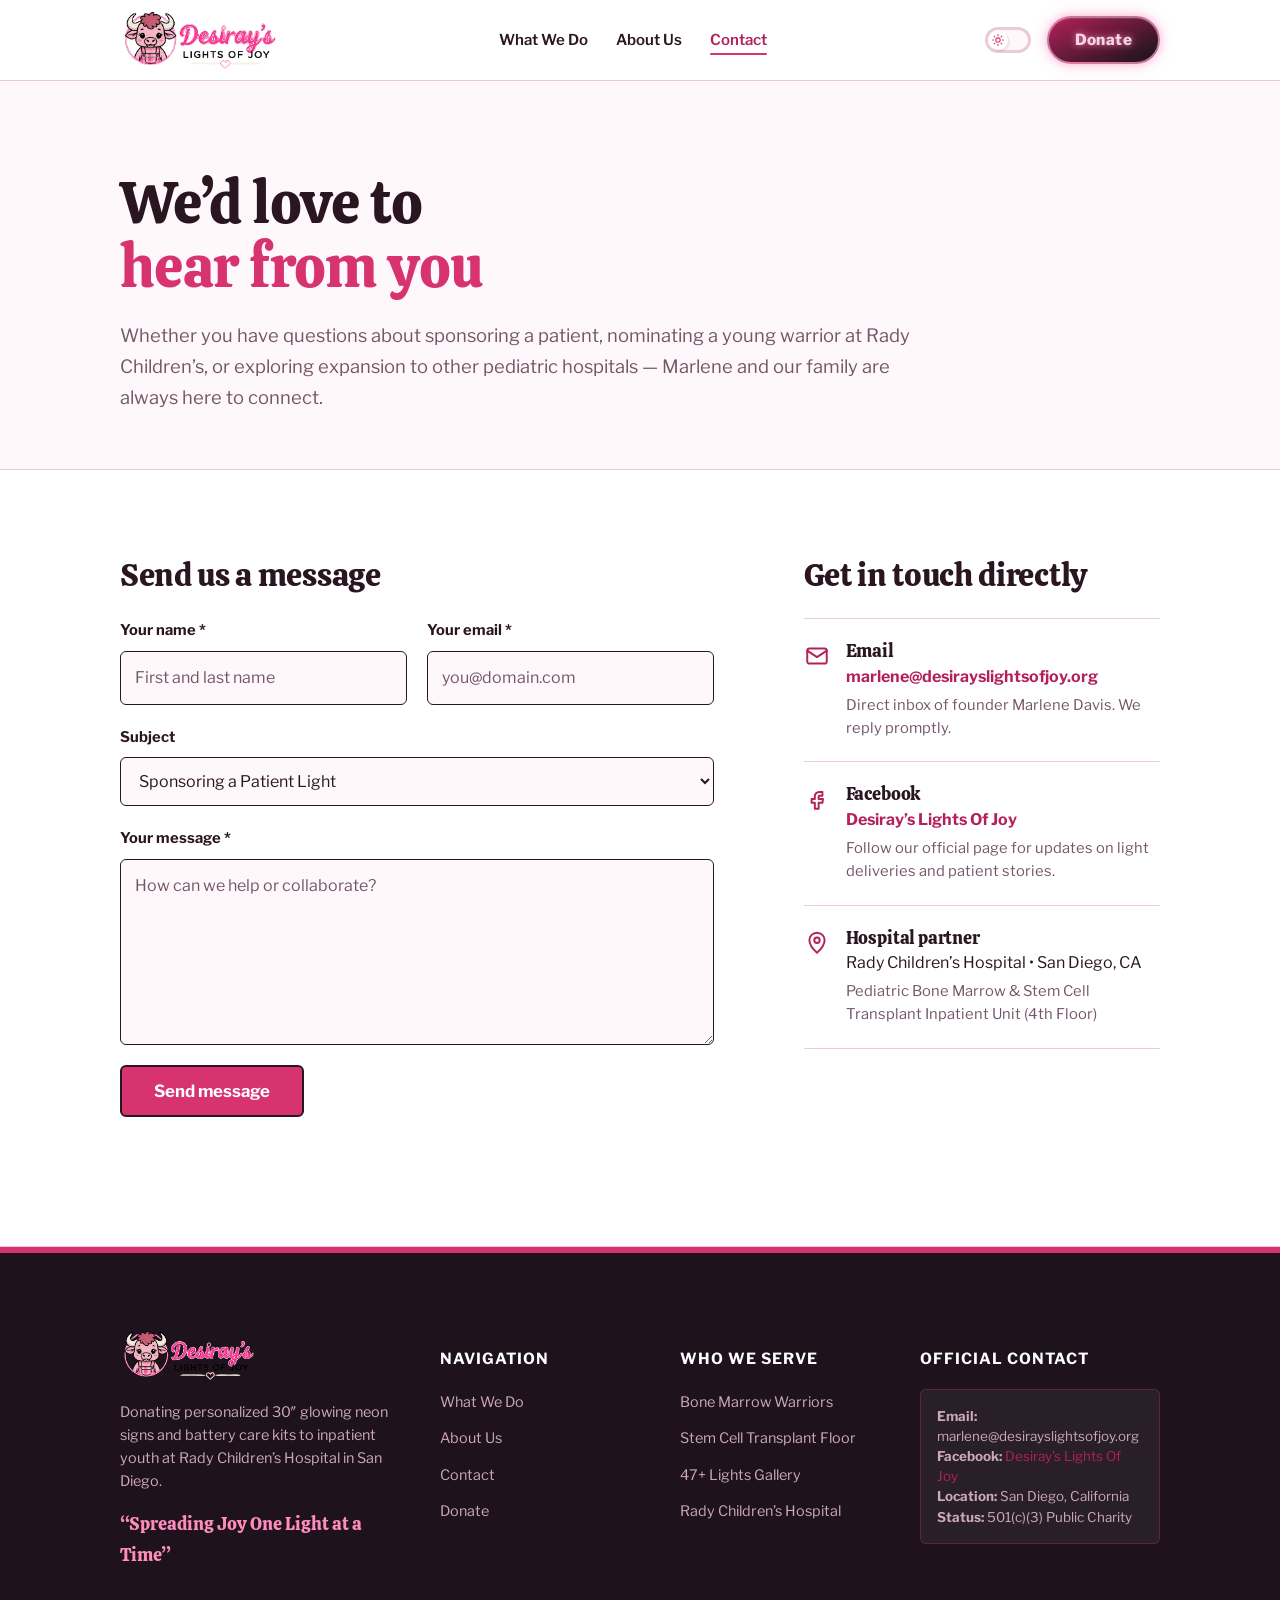
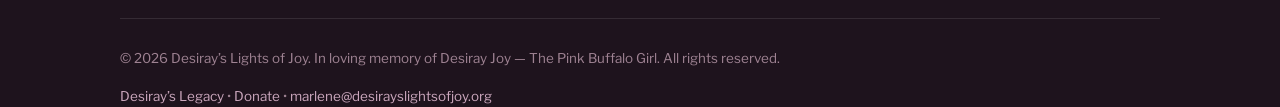
<file: html/contact.html>
<!DOCTYPE html>
<html lang="en">
<head>
  <meta charset="UTF-8">
  <meta name="viewport" content="width=device-width, initial-scale=1.0, viewport-fit=cover">
  <title>Contact Us &bull; Get in Touch | Desiray's Lights of Joy</title>
  <link rel="preconnect" href="https://fonts.googleapis.com">
  <link rel="preconnect" href="https://fonts.gstatic.com" crossorigin>
  <link rel="stylesheet" href="https://fonts.googleapis.com/css2?family=Calistoga&family=Caveat:wght@500;600;700&family=Libre+Franklin:wght@400;500;600;700;800&display=swap">
  <link rel="stylesheet" href="assets/css/style.css">
  <link rel="stylesheet" href="assets/css/contact.css">
</head>
<body class="page-contact" data-theme="light">

  <a class="skip-link" href="#contactMain">Skip to content</a>

  <!-- NAVIGATION HEADER -->
  <header class="site-header" id="header">
    <div class="container nav-container">
      <a href="/" class="brand-logo" aria-label="Desiray's Lights of Joy Home">
        <img src="assets/images/logo-badge.png" alt="Desiray's Lights of Joy - The Pink Buffalo Girl" class="logo-img">
      </a>

      <!-- 3 MENU ITEMS AS REQUESTED + DONATE BUTTON -->
      <nav class="main-nav" id="mainNav" aria-label="Main Navigation">
        <ul class="nav-list">
          <li><a href="/what_we_do" class="nav-link">What We Do</a></li>
          <li><a href="/about" class="nav-link">About Us</a></li>
          <li><a href="/contact" class="nav-link active">Contact</a></li>
        </ul>
      </nav>

      <div class="header-actions">
        <button id="nightModeToggleContact" class="theme-switch" aria-label="Toggle Lights Off Mode" aria-pressed="false" title="Switch between soft pink and lights-off dark mode">
          <span class="theme-switch-track" aria-hidden="true">
            <span class="theme-switch-thumb">
              <svg class="icon-sun" viewBox="0 0 24 24" aria-hidden="true"><circle cx="12" cy="12" r="4"/><path d="M12 2v2M12 20v2M4.93 4.93l1.41 1.41M17.66 17.66l1.41 1.41M2 12h2M20 12h2M4.93 19.07l1.41-1.41M17.66 6.34l1.41-1.41"/></svg>
              <svg class="icon-moon" viewBox="0 0 24 24" aria-hidden="true"><path d="M21 12.79A9 9 0 1 1 11.21 3 7 7 0 0 0 21 12.79Z"/></svg>
            </span>
          </span>
        </button>
        <a href="/donate" class="btn btn-header-donate" id="headerDonateBtn">
          <span>Donate</span>
        </a>
        <button class="mobile-menu-toggle" id="menuToggle" aria-label="Toggle Navigation Menu" aria-expanded="false">
          <span class="bar"></span>
          <span class="bar"></span>
          <span class="bar"></span>
        </button>
      </div>
    </div>
  </header>

  <main id="contactMain">
    <section class="ct-hero">
      <div class="container">
        <h1>We&rsquo;d love to <em>hear from you</em></h1>
        <p class="ct-lead">Whether you have questions about sponsoring a patient, nominating a young warrior at Rady Children&rsquo;s, or exploring expansion to other pediatric hospitals &mdash; Marlene and our family are always here to connect.</p>
      </div>
    </section>

    <section class="ct-section">
      <div class="container ct-grid">
        <div class="ct-form-wrap">
          <h2>Send us a message</h2>
          <form id="contactForm" class="ct-form">
            <div class="ct-row">
              <div class="ct-field">
                <label for="cName">Your name <span aria-hidden="true">*</span></label>
                <input type="text" id="cName" name="name" autocomplete="name" placeholder="First and last name" required>
              </div>
              <div class="ct-field">
                <label for="cEmail">Your email <span aria-hidden="true">*</span></label>
                <input type="email" id="cEmail" name="email" autocomplete="email" placeholder="you@domain.com" required>
              </div>
            </div>
            <div class="ct-field">
              <label for="cSubject">Subject</label>
              <select id="cSubject" name="subject">
                <option value="Sponsoring a Patient Light">Sponsoring a Patient Light</option>
                <option value="Nominate a Patient at Rady Children's">Nominate a Patient at Rady Children&rsquo;s</option>
                <option value="Hospital Expansion">Hospital Expansion</option>
                <option value="General Question for Marlene">General Question for Marlene</option>
              </select>
            </div>
            <div class="ct-field">
              <label for="cMessage">Your message <span aria-hidden="true">*</span></label>
              <textarea id="cMessage" name="message" rows="6" placeholder="How can we help or collaborate?" required></textarea>
            </div>
            <button type="submit" class="btn btn-primary btn-large">Send message</button>
            <p class="ct-status" id="contactStatus" role="status" aria-live="polite"></p>
          </form>
        </div>

        <aside class="ct-channels" aria-labelledby="ct-channels-title">
          <h2 id="ct-channels-title">Get in touch directly</h2>
          <ul class="ct-list">
            <li>
              <svg class="ct-icon" viewBox="0 0 24 24" aria-hidden="true"><rect x="3" y="5" width="18" height="14" rx="2"/><path d="m3 7 9 6 9-6"/></svg>
              <div>
                <h3>Email</h3>
                <p><a href="mailto:marlene@desirayslightsofjoy.org">marlene@desirayslightsofjoy.org</a></p>
                <p class="ct-note">Direct inbox of founder Marlene Davis. We reply promptly.</p>
              </div>
            </li>
            <li>
              <svg class="ct-icon" viewBox="0 0 24 24" aria-hidden="true"><path d="M14 9h3V5.5h-3A4 4 0 0 0 10 9.5V12H7v3.5h3V21h3.5v-5.5H17L17.5 12h-4V9.8A.8.8 0 0 1 14 9Z"/></svg>
              <div>
                <h3>Facebook</h3>
                <p><a href="https://www.facebook.com/profile.php?id=61559929360920&amp;mibextid=wwXIfr&amp;rdid=17mmhWpjOXWsxJqe&amp;share_url=https%3A%2F%2Fwww.facebook.com%2Fshare%2F1AyaocEmXW%2F%3Fmibextid%3DwwXIfr" target="_blank" rel="noopener">Desiray&rsquo;s Lights Of Joy<span class="visually-hidden"> (opens in a new tab)</span></a></p>
                <p class="ct-note">Follow our official page for updates on light deliveries and patient stories.</p>
              </div>
            </li>
            <li>
              <svg class="ct-icon" viewBox="0 0 24 24" aria-hidden="true"><path d="M12 21s-7-6.2-7-11.5A7 7 0 0 1 19 9.5C19 14.8 12 21 12 21Z"/><circle cx="12" cy="9.5" r="2.5"/></svg>
              <div>
                <h3>Hospital partner</h3>
                <p>Rady Children&rsquo;s Hospital &bull; San Diego, CA</p>
                <p class="ct-note">Pediatric Bone Marrow &amp; Stem Cell Transplant Inpatient Unit (4th Floor)</p>
              </div>
            </li>
          </ul>
        </aside>
      </div>
    </section>
  </main>

  <!-- FOOTER -->
  <footer class="site-footer">
    <div class="container">
      <div class="footer-columns">
        <div>
          <img src="assets/images/logo-badge.png" alt="Desiray's Lights of Joy" class="footer-logo-img">
          <p class="footer-about-text">
            Donating personalized 30&Prime; glowing neon signs and battery care kits to inpatient youth at Rady Children&rsquo;s Hospital in San Diego.
          </p>
          <div class="footer-quote">
            &ldquo;Spreading Joy One Light at a Time&rdquo;
          </div>
        </div>

        <div>
          <h3 class="footer-col-title">Navigation</h3>
          <ul class="footer-links-list">
            <li><a href="/what_we_do">What We Do</a></li>
            <li><a href="/about">About Us</a></li>
            <li><a href="/contact">Contact</a></li>
            <li><a href="/donate">Donate</a></li>
          </ul>
        </div>

        <div>
          <h3 class="footer-col-title">Who We Serve</h3>
          <ul class="footer-links-list">
            <li><a href="/what_we_do#gallery">Bone Marrow Warriors</a></li>
            <li><a href="/what_we_do#gallery">Stem Cell Transplant Floor</a></li>
            <li><a href="/what_we_do#gallery">47+ Lights Gallery</a></li>
            <li><a href="https://www.rchsd.org" target="_blank" rel="noopener">Rady Children&rsquo;s Hospital</a></li>
          </ul>
        </div>

        <div>
          <h3 class="footer-col-title">Official Contact</h3>
          <div class="footer-tax-box">
            <strong>Email:</strong> marlene@desirayslightsofjoy.org<br>
            <strong>Facebook:</strong> <a href="https://www.facebook.com/profile.php?id=61559929360920&amp;mibextid=wwXIfr&amp;rdid=17mmhWpjOXWsxJqe&amp;share_url=https%3A%2F%2Fwww.facebook.com%2Fshare%2F1AyaocEmXW%2F%3Fmibextid%3DwwXIfr" target="_blank" rel="noopener">Desiray&rsquo;s Lights Of Joy</a><br>
            <strong>Location:</strong> San Diego, California<br>
            <strong>Status:</strong> 501(c)(3) Public Charity
          </div>
        </div>
      </div>

      <div class="footer-bottom-row">
        <p>&copy; 2026 Desiray&rsquo;s Lights of Joy. In loving memory of Desiray Joy &mdash; The Pink Buffalo Girl. All rights reserved.</p>
        <div>
          <a href="/about">Desiray&rsquo;s Legacy</a> &bull;
          <a href="/donate">Donate</a> &bull;
          <a href="mailto:marlene@desirayslightsofjoy.org">marlene@desirayslightsofjoy.org</a>
        </div>
      </div>
    </div>
  </footer>

  <script src="assets/js/script.js"></script>
</body>
</html>
</file>
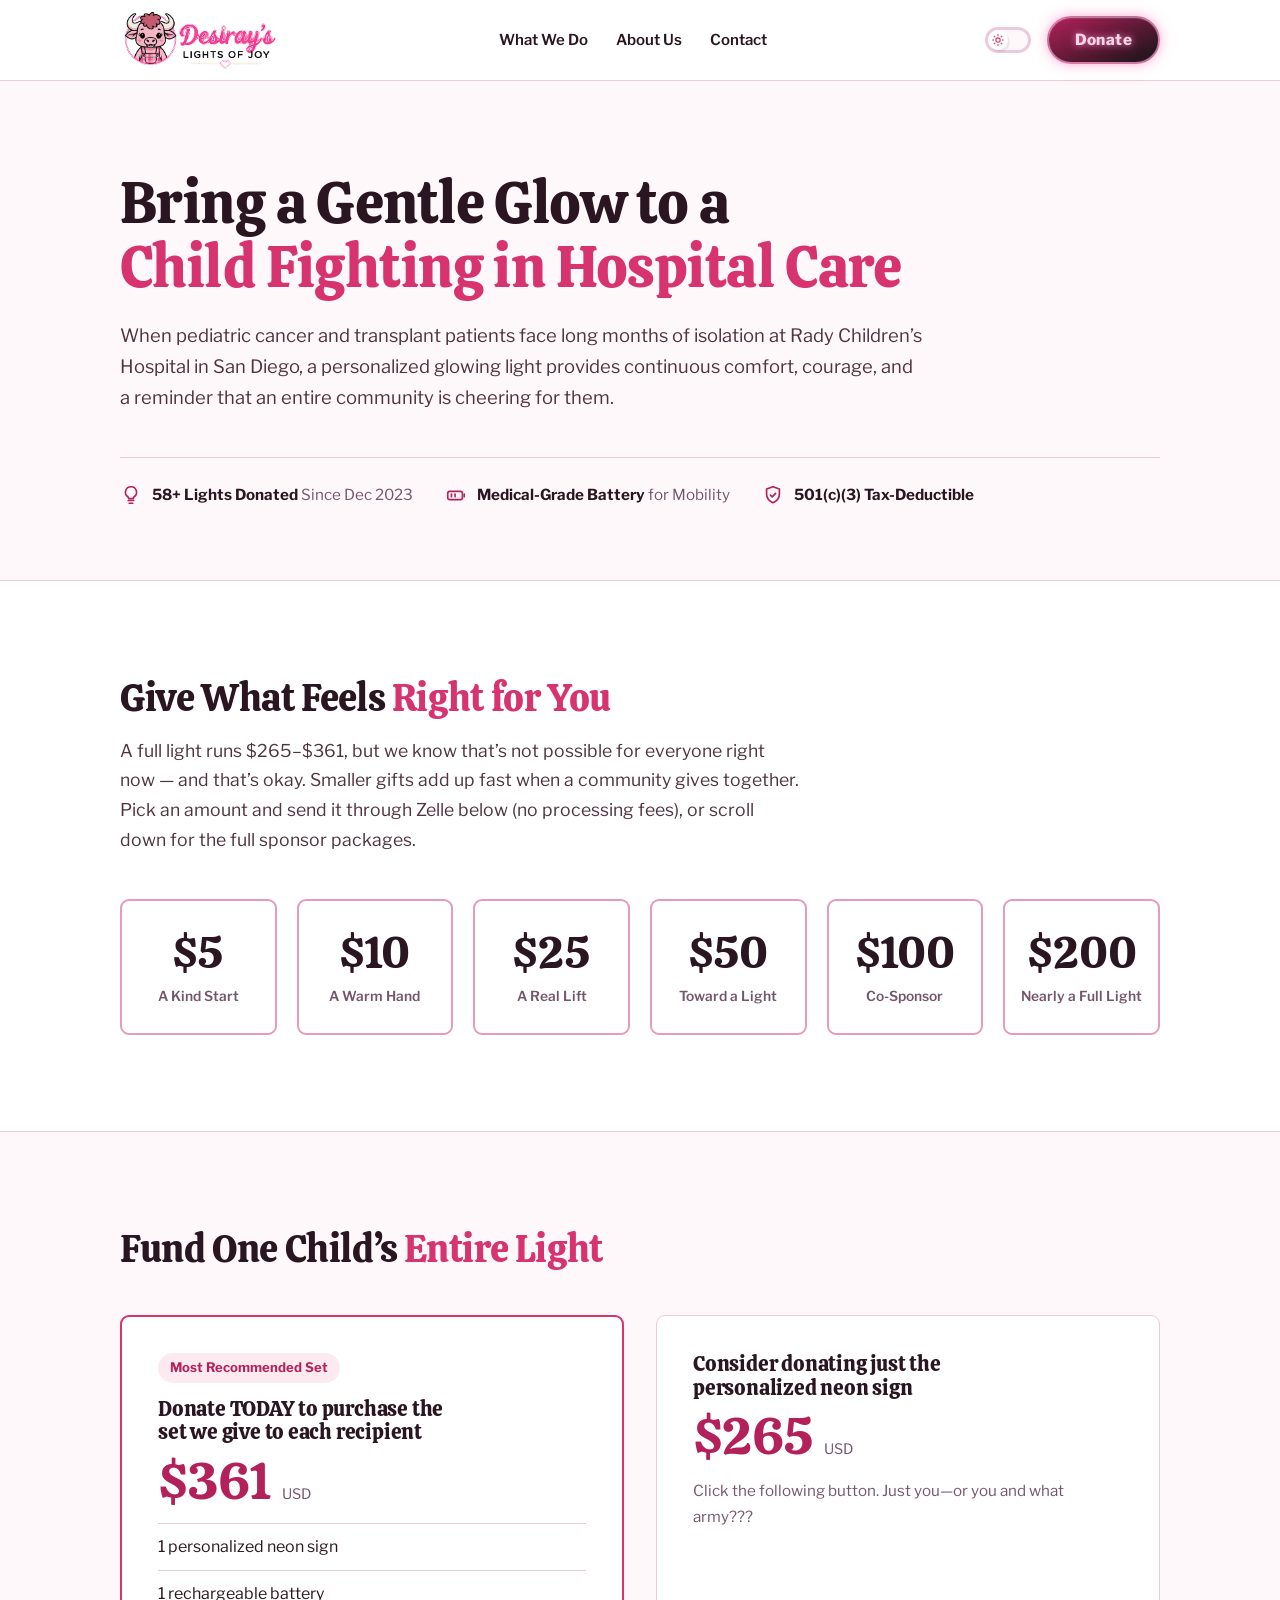
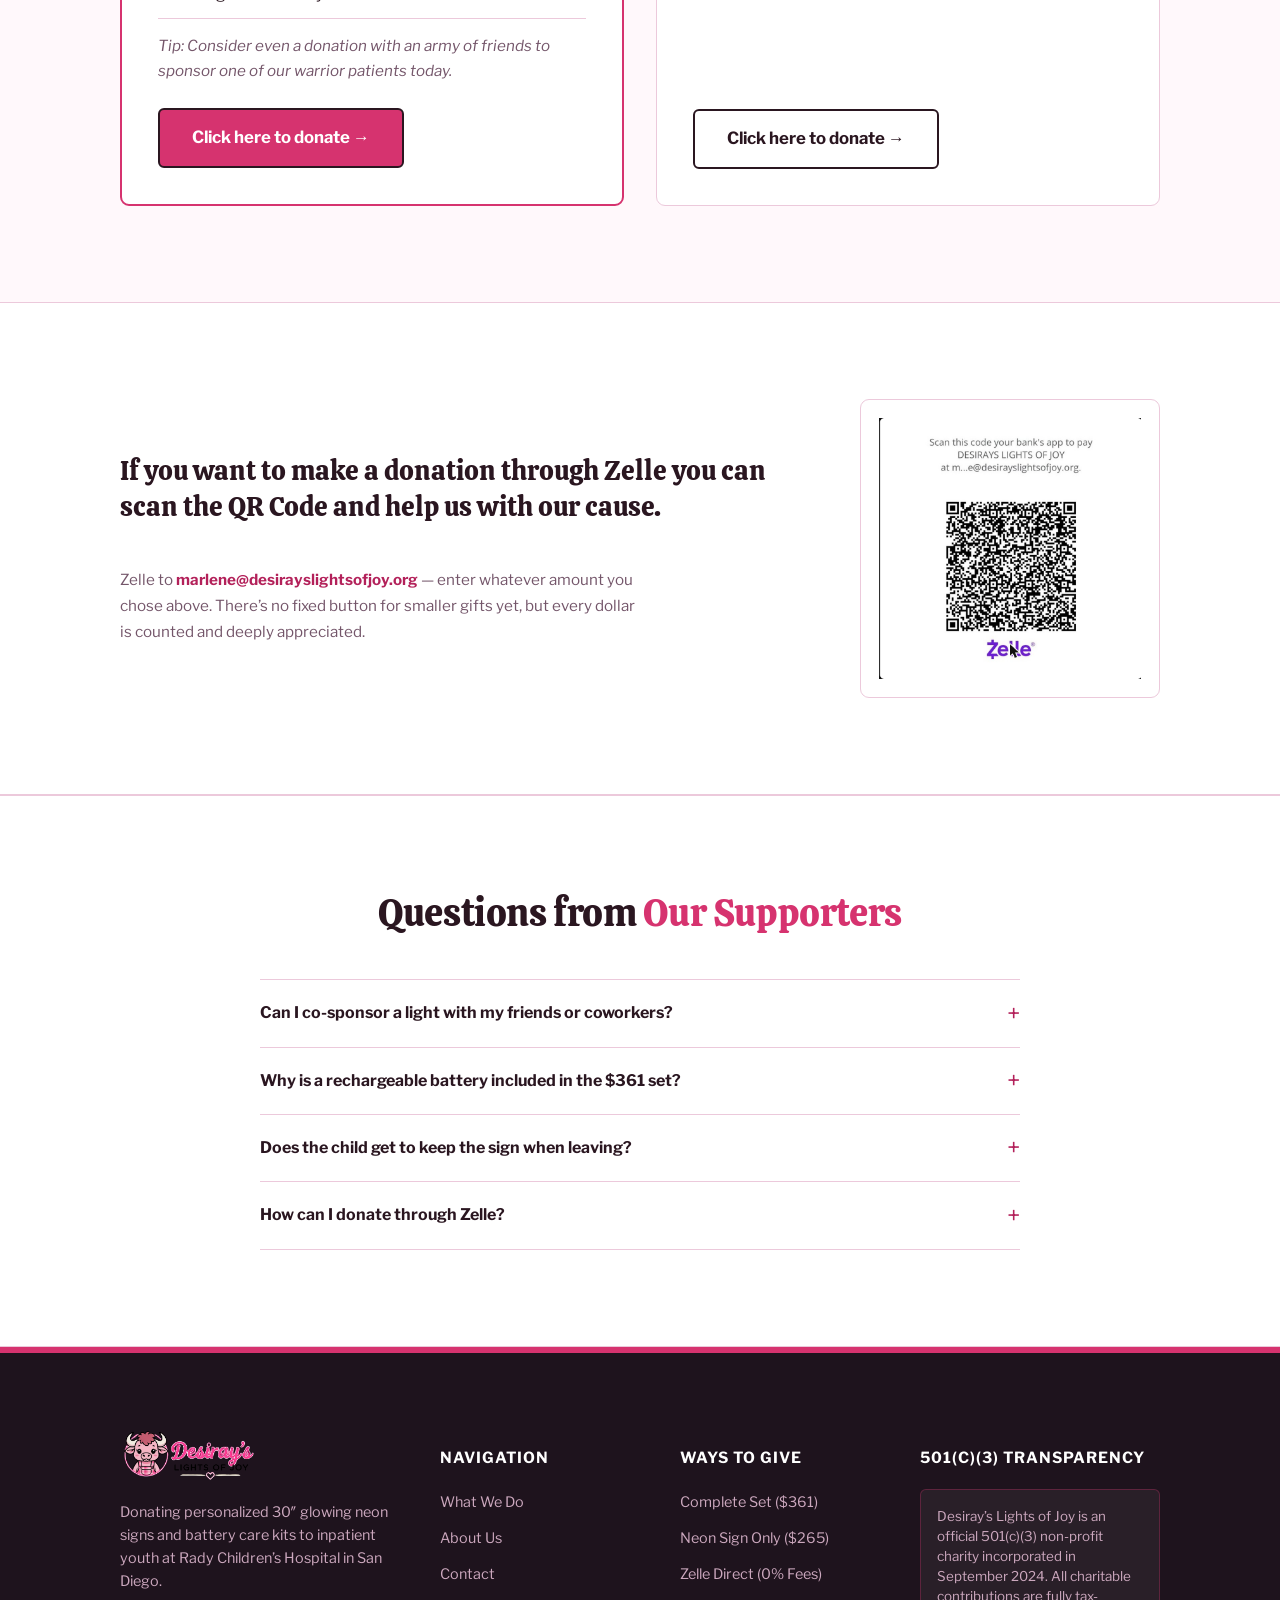
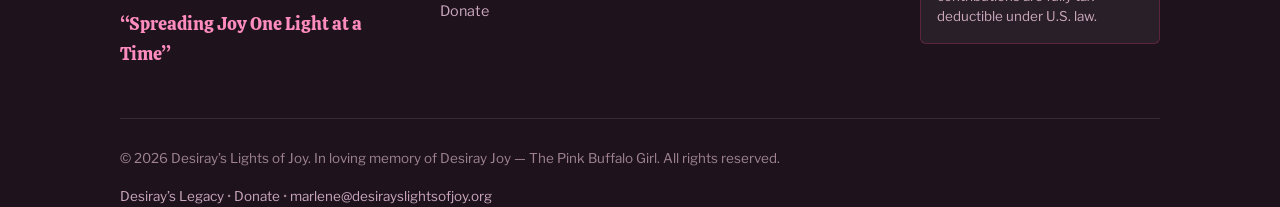
<file: html/donate.html>
<!DOCTYPE html>
<html lang="en">
<head>
  <meta charset="UTF-8">
  <meta name="viewport" content="width=device-width, initial-scale=1.0, viewport-fit=cover">
  <title>Donate | Desiray's Lights of Joy</title>
  <meta name="description" content="Support pediatric transplant warriors at Rady Children's Hospital in San Diego. Donate the complete care set ($361) or personalized neon sign ($265) via PayPal, or send directly through Zelle. 100% tax-deductible 501(c)(3).">
  <link rel="preconnect" href="https://fonts.googleapis.com">
  <link rel="preconnect" href="https://fonts.gstatic.com" crossorigin>
  <link rel="stylesheet" href="https://fonts.googleapis.com/css2?family=Calistoga&family=Caveat:wght@500;600;700&family=Libre+Franklin:wght@400;500;600;700;800&display=swap">
  <link rel="stylesheet" href="assets/css/style.css">
  <link rel="stylesheet" href="assets/css/donate.css">
</head>
<body class="page-donate" data-theme="light">

  <a class="skip-link" href="#main">Skip to content</a>

  <!-- NAVIGATION HEADER -->
  <header class="site-header" id="header">
    <div class="container nav-container">
      <a href="/" class="brand-logo" aria-label="Desiray's Lights of Joy Home">
        <img src="assets/images/logo-badge.png" alt="Desiray's Lights of Joy - The Pink Buffalo Girl" class="logo-img">
      </a>

      <nav class="main-nav" id="mainNav" aria-label="Main Navigation">
        <ul class="nav-list">
          <li><a href="/what_we_do" class="nav-link">What We Do</a></li>
          <li><a href="/about" class="nav-link">About Us</a></li>
          <li><a href="/contact" class="nav-link">Contact</a></li>
        </ul>
      </nav>

      <div class="header-actions">
        <button id="nightModeToggleDonate" class="theme-switch" aria-label="Toggle Lights Off Mode" aria-pressed="false" title="Switch between soft pink and lights-off dark mode">
          <span class="theme-switch-track" aria-hidden="true">
            <span class="theme-switch-thumb">
              <svg class="icon-sun" viewBox="0 0 24 24" aria-hidden="true"><circle cx="12" cy="12" r="4"/><path d="M12 2v2M12 20v2M4.93 4.93l1.41 1.41M17.66 17.66l1.41 1.41M2 12h2M20 12h2M4.93 19.07l1.41-1.41M17.66 6.34l1.41-1.41"/></svg>
              <svg class="icon-moon" viewBox="0 0 24 24" aria-hidden="true"><path d="M21 12.79A9 9 0 1 1 11.21 3 7 7 0 0 0 21 12.79Z"/></svg>
            </span>
          </span>
        </button>
        <a href="#donate-options" class="btn btn-header-donate" id="headerDonateBtn">
          <span>Donate</span>
        </a>
        <button class="mobile-menu-toggle" id="menuToggle" aria-label="Toggle Navigation Menu" aria-expanded="false">
          <span class="bar"></span>
          <span class="bar"></span>
          <span class="bar"></span>
        </button>
      </div>
    </div>
  </header>

  <main id="main">
    <!-- DONATE HERO BANNER -->
    <section class="dn-hero">
      <div class="container">
        <h1>Bring a Gentle Glow to a <em>Child Fighting in Hospital Care</em></h1>
        <p class="dn-lead">
          When pediatric cancer and transplant patients face long months of isolation at Rady Children&rsquo;s Hospital in San Diego, a personalized glowing light provides continuous comfort, courage, and a reminder that an entire community is cheering for them.
        </p>

        <ul class="dn-facts">
          <li>
            <svg class="dn-icon" viewBox="0 0 24 24" aria-hidden="true"><path d="M9 18h6"/><path d="M10 21h4"/><path d="M12 3a6 6 0 0 0-3.5 10.9c.6.5 1 1.2 1 2.1h5c0-.9.4-1.6 1-2.1A6 6 0 0 0 12 3Z"/></svg>
            <span><strong>58+ Lights Donated</strong> Since Dec 2023</span>
          </li>
          <li>
            <svg class="dn-icon" viewBox="0 0 24 24" aria-hidden="true"><rect x="3" y="8" width="16" height="9" rx="2"/><path d="M21 11v3"/><path d="M7 11v3M11 11v3"/></svg>
            <span><strong>Medical-Grade Battery</strong> for Mobility</span>
          </li>
          <li>
            <svg class="dn-icon" viewBox="0 0 24 24" aria-hidden="true"><path d="M12 3 5 5.5V11c0 4.5 3 7.7 7 9.5 4-1.8 7-5 7-9.5V5.5L12 3Z"/><path d="M9.2 12.2l1.9 1.9 3.7-3.9"/></svg>
            <span><strong>501(c)(3) Tax-Deductible</strong></span>
          </li>
        </ul>
      </div>
    </section>

    <!-- CHOOSE ANY AMOUNT (not everyone can give $265+ — every bit adds up) -->
    <section class="dn-section dn-alt">
      <div class="container">
        <div class="dn-head">
          <h2>Give What Feels <em>Right for You</em></h2>
          <p>
            A full light runs $265&ndash;$361, but we know that&rsquo;s not possible for everyone right now &mdash; and that&rsquo;s okay. Smaller gifts add up fast when a community gives together. Pick an amount and send it through Zelle below (no processing fees), or scroll down for the full sponsor packages.
          </p>
        </div>

        <div class="dn-amounts" id="quickAmountGrid" role="group" aria-label="Choose a Zelle amount">
          <button type="button" class="amount-tile" data-amount="5" data-scroll="zelle-giving" aria-pressed="false">
            <strong>$5</strong>
            <span>A Kind Start</span>
          </button>
          <button type="button" class="amount-tile" data-amount="10" data-scroll="zelle-giving" aria-pressed="false">
            <strong>$10</strong>
            <span>A Warm Hand</span>
          </button>
          <button type="button" class="amount-tile" data-amount="25" data-scroll="zelle-giving" aria-pressed="false">
            <strong>$25</strong>
            <span>A Real Lift</span>
          </button>
          <button type="button" class="amount-tile" data-amount="50" data-scroll="zelle-giving" aria-pressed="false">
            <strong>$50</strong>
            <span>Toward a Light</span>
          </button>
          <button type="button" class="amount-tile" data-amount="100" data-scroll="zelle-giving" aria-pressed="false">
            <strong>$100</strong>
            <span>Co-Sponsor</span>
          </button>
          <button type="button" class="amount-tile" data-amount="200" data-scroll="zelle-giving" aria-pressed="false">
            <strong>$200</strong>
            <span>Nearly a Full Light</span>
          </button>
        </div>
      </div>
    </section>

    <!-- DONATE OPTIONS (Directly from desirayslightsofjoy.org/donate) -->
    <section class="dn-section" id="donate-options">
      <div class="container">
        <div class="dn-head">
          <h2>Fund One Child&rsquo;s <em>Entire Light</em></h2>
        </div>

        <div class="dn-packages">

          <!-- Option 1: Complete Care Set ($361) -->
          <article class="dn-package is-featured">
            <span class="dn-pill">Most Recommended Set</span>
            <h3>Donate TODAY to purchase the set we give to each recipient</h3>
            <p class="dn-price">$361 <span>USD</span></p>
            <ul class="dn-includes">
              <li>1 personalized neon sign</li>
              <li>1 rechargeable battery</li>
            </ul>
            <p class="dn-tip">
              <em>Tip: Consider even a donation with an army of friends to sponsor one of our warrior patients today.</em>
            </p>
            <a href="https://www.paypal.com/ncp/payment/ACYPDUG7N4VPY" target="_blank" rel="noopener" class="btn btn-primary btn-large">
              Click here to donate &rarr;
            </a>
          </article>

          <!-- Option 2: Neon Sign Only ($265) -->
          <article class="dn-package">
            <h3>Consider donating just the personalized neon sign</h3>
            <p class="dn-price">$265 <span>USD</span></p>
            <p class="dn-tip">
              Click the following button. Just you&mdash;or you and what army???
            </p>
            <a href="https://www.paypal.com/ncp/payment/S37DXK58DRXBE" target="_blank" rel="noopener" class="btn btn-secondary btn-large">
              Click here to donate &rarr;
            </a>
          </article>
        </div>
      </div>
    </section>

    <!-- ZELLE QR DONATION -->
    <section class="dn-section dn-alt" id="zelle-giving" aria-label="Donate through Zelle">
      <div class="container">
        <div class="dn-zelle">
          <div class="dn-zelle-copy">
            <p class="dn-zelle-lead">
              If you want to make a donation through Zelle you can scan the QR Code and help us with our cause.
            </p>
            <p class="dn-amount-note" id="selectedAmountNote" aria-live="polite"></p>
            <p class="dn-zelle-note">
              Zelle to <strong>marlene@desirayslightsofjoy.org</strong> &mdash; enter whatever amount you chose above. There&rsquo;s no fixed button for smaller gifts yet, but every dollar is counted and deeply appreciated.
            </p>
          </div>

          <div class="dn-qr">
            <img src="assets/images/zelle-qrcode.png" width="828" height="828" loading="lazy" decoding="async" alt="Scan this Zelle QR code to pay Desiray's Lights of Joy">
          </div>
        </div>
      </div>
    </section>

    <!-- DONOR FAQS -->
    <section class="dn-section dn-alt dn-faq-section">
      <div class="container">
        <div class="dn-head">
          <h2>Questions from <em>Our Supporters</em></h2>
        </div>

        <div class="dn-faq">
          <details>
            <summary>Can I co-sponsor a light with my friends or coworkers?</summary>
            <p>
              Yes! As we say: <em>&ldquo;Just you &mdash; or you and what army???&rdquo;</em> You can pool funds together to sponsor a $265 sign or $361 complete care set through either PayPal button above.
            </p>
          </details>

          <details>
            <summary>Why is a rechargeable battery included in the $361 set?</summary>
            <p>
              Pediatric transplant patients often have to walk the corridors with IV poles. The rechargeable battery pack allows their sign to be portable, illuminating their path wherever they go in the ward.
            </p>
          </details>

          <details>
            <summary>Does the child get to keep the sign when leaving?</summary>
            <p>
              Yes! Once treatment is completed and they ring the hospital victory bell, the neon sign travels home to hang permanently on their bedroom wall as a badge of honor.
            </p>
          </details>

          <details>
            <summary>How can I donate through Zelle?</summary>
            <p>
              Simply scan the QR code above with your banking app, or send through Zelle directly to <strong>marlene@desirayslightsofjoy.org</strong>.
            </p>
          </details>
        </div>
      </div>
    </section>
  </main>

  <!-- FOOTER -->
  <footer class="site-footer">
    <div class="container">
      <div class="footer-columns">
        <div>
          <img src="assets/images/logo-badge.png" alt="Desiray's Lights of Joy" class="footer-logo-img">
          <p class="footer-about-text">
            Donating personalized 30&Prime; glowing neon signs and battery care kits to inpatient youth at Rady Children&rsquo;s Hospital in San Diego.
          </p>
          <div class="footer-quote">
            &ldquo;Spreading Joy One Light at a Time&rdquo;
          </div>
        </div>

        <div>
          <h3 class="footer-col-title">Navigation</h3>
          <ul class="footer-links-list">
            <li><a href="/what_we_do">What We Do</a></li>
            <li><a href="/about">About Us</a></li>
            <li><a href="/contact">Contact</a></li>
            <li><a href="/donate">Donate</a></li>
          </ul>
        </div>

        <div>
          <h3 class="footer-col-title">Ways to Give</h3>
          <ul class="footer-links-list">
            <li><a href="https://www.paypal.com/ncp/payment/ACYPDUG7N4VPY" target="_blank" rel="noopener">Complete Set ($361)</a></li>
            <li><a href="https://www.paypal.com/ncp/payment/S37DXK58DRXBE" target="_blank" rel="noopener">Neon Sign Only ($265)</a></li>
            <li><a href="#donate-options">Zelle Direct (0% Fees)</a></li>
          </ul>
        </div>

        <div>
          <h3 class="footer-col-title">501(c)(3) Transparency</h3>
          <div class="footer-tax-box">
            Desiray&rsquo;s Lights of Joy is an official 501(c)(3) non-profit charity incorporated in September 2024. All charitable contributions are fully tax-deductible under U.S. law.
          </div>
        </div>
      </div>

      <div class="footer-bottom-row">
        <p>&copy; 2026 Desiray&rsquo;s Lights of Joy. In loving memory of Desiray Joy &mdash; The Pink Buffalo Girl. All rights reserved.</p>
        <div>
          <a href="/#story">Desiray&rsquo;s Legacy</a> &bull;
          <a href="/donate">Donate</a> &bull;
          <a href="mailto:marlene@desirayslightsofjoy.org">marlene@desirayslightsofjoy.org</a>
        </div>
      </div>
    </div>
  </footer>

  <script src="assets/js/script.js"></script>
</body>
</html>
</file>
<file: html/assets/css/style.css>
/* ==========================================================================
   DESIRAY'S LIGHTS OF JOY (DLOJ)
   Hand-built nonprofit stylesheet. Soft pink by day, "Lights Off" by night.
   Plain CSS, no framework.
   ========================================================================== */


:root {
  /* Soft Pink Daytime Palette (default) */
  --rose-primary: #d6336f;
  --rose-text: #b3215a; /* AA-safe pink for small text (>=4.9:1 on every blush band) */
  --rose-hover: #b3215a;
  --rose-soft: #fdeaf1;
  --rose-tint: #fbd9e7;
  --rose-border: #e59bbb;
  --rose-glow: rgba(214, 51, 111, 0.35);
  --rose-glow-subtle: rgba(214, 51, 111, 0.16);

  --bg-page: #fff8fb;
  --bg-surface: #ffffff;
  --bg-card: #fff2f7;
  --bg-warm-tint: #fde3ee;
  --bg-dark-accent: #2a1620;

  /* Typography Colors */
  --text-headline: #2a1620;
  --text-body: #4f3340;
  --text-muted: #74566a;
  --text-white: #ffffff;
  --border-subtle: #ecc9db;
  --border-strong: #2a1620;
  --border-warm: #d6336f;

  /* Ink-and-paper shadows, not soft SaaS blur */
  --shadow-sm: 2px 2px 0 rgba(42, 22, 32, 0.08);
  --shadow-card: 4px 4px 0 rgba(42, 22, 32, 0.1);
  --shadow-hover: 6px 6px 0 rgba(214, 51, 111, 0.35);
  --shadow-photo: 5px 5px 0 rgba(42, 22, 32, 0.12);

  /* LED Tube Glow */
  --neon-tube-glow:
    0 0 10px rgba(255, 64, 150, 0.75), 0 0 22px rgba(214, 51, 111, 0.45),
    0 0 38px rgba(214, 51, 111, 0.22);
  --neon-button-glow:
    0 0 14px rgba(255, 64, 150, 0.55), 0 0 28px rgba(214, 51, 111, 0.3);
  --neon-button-glow-peak:
    0 0 20px rgba(255, 64, 150, 0.8), 0 0 42px rgba(214, 51, 111, 0.5),
    0 0 64px rgba(214, 51, 111, 0.25);

  /* Typography: editorial display serif + a sturdy grotesk + a scrawled accent */
  --font-serif:
    "Calistoga", "Iowan Old Style", Georgia, "Times New Roman", serif;
  --font-sans:
    "Libre Franklin", -apple-system, BlinkMacSystemFont, "Segoe UI", Roboto,
    Arial, sans-serif;
  --font-handwriting:
    "Caveat", "Segoe Print", "Bradley Hand", cursive, sans-serif;

  /* Chunky border system — the site's signature, not a generic SaaS hairline */
  --border-w: 3px;
  --border-w-lg: 6px;
  --radius-sm: 6px;
  --radius-md: 9px;

  /* Transitions */
  --trans-smooth: 0.3s cubic-bezier(0.25, 0.8, 0.25, 1);
  --trans-fast: 0.18s ease;
}

/* "Lights Off" Mode — the room goes dark, the neon keeps glowing */
[data-theme="dark"] {
  --rose-primary: #ff4fa0;
  --rose-text: #ff4fa0;
  --rose-hover: #ff77b6;
  --rose-soft: #2a1b24;
  --rose-tint: #351f2c;
  --rose-border: #6b3350;
  --rose-glow: rgba(255, 79, 160, 0.4);
  --rose-glow-subtle: rgba(255, 79, 160, 0.2);

  --bg-page: #140d16;
  --bg-surface: #1e1320;
  --bg-card: #221625;
  --bg-warm-tint: #2a1b2e;
  --bg-dark-accent: #060307;

  --text-headline: #fff3f8;
  --text-body: #dfcfd8;
  --text-muted: #b59ea9;
  --border-subtle: rgba(255, 255, 255, 0.14);
  --border-strong: #ffffff;
  --border-warm: #ff4fa0;

  --shadow-sm: 2px 2px 0 rgba(0, 0, 0, 0.35);
  --shadow-card: 4px 4px 0 rgba(0, 0, 0, 0.4);
  --shadow-hover:
    0 0 18px rgba(255, 79, 160, 0.55), 6px 6px 0 rgba(0, 0, 0, 0.4);
  --shadow-photo: 5px 5px 0 rgba(0, 0, 0, 0.4);
}

/* Reset & Base Setup */
*,
*::before,
*::after {
  box-sizing: border-box;
  margin: 0;
  padding: 0;
}

[hidden] {
  display: none !important;
}

html {
  scroll-behavior: smooth;
  font-size: 16px;
}

body {
  font-family: var(--font-sans);
  background-color: var(--bg-page);
  color: var(--text-body);
  line-height: 1.65;
  overflow-x: hidden;
  -webkit-font-smoothing: antialiased;
  transition:
    background-color var(--trans-smooth),
    color var(--trans-smooth);
}

img {
  max-width: 100%;
  height: auto;
  display: block;
}

a {
  color: var(--rose-text);
  text-decoration: none;
  transition: color var(--trans-fast);
}

a:hover {
  color: var(--rose-hover);
}

button {
  font-family: inherit;
  cursor: pointer;
  border: none;
  background: none;
}

.container {
  width: 100%;
  max-width: 1200px;
  margin: 0 auto;
  padding: 0 28px;
}

/* Shared Editorial Headers */
.eyebrow {
  display: inline-flex;
  align-items: center;
  gap: 8px;
  font-size: 0.82rem;
  font-weight: 700;
  text-transform: uppercase;
  letter-spacing: 1.5px;
  color: var(--rose-text);
  margin-bottom: 14px;
}

.eyebrow::before,
.eyebrow::after {
  content: "";
  display: inline-block;
  width: 20px;
  height: 1px;
  background-color: var(--rose-border);
}

.section-heading {
  font-family: var(--font-serif);
  font-size: 2.5rem;
  font-weight: 700;
  line-height: 1.25;
  color: var(--text-headline);
  margin-bottom: 16px;
  text-align: center;
}

.section-heading em {
  font-style: italic;
  font-weight: 400;
  color: var(--rose-primary);
}

.section-heading.text-left {
  text-align: left;
}

.section-lead {
  font-size: 1.15rem;
  color: var(--text-muted);
  max-width: 680px;
  margin: 0 auto 52px;
  text-align: center;
  line-height: 1.7;
}

/* ==========================================================================
   BUTTONS & HUMAN-FEEL NEON HOVER GLOW
   ========================================================================== */

.btn {
  display: inline-flex;
  align-items: center;
  justify-content: center;
  gap: 10px;
  font-weight: 700;
  padding: 11px 24px;
  border-radius: var(--radius-sm);
  border: var(--border-w) solid var(--border-strong);
  font-size: 0.96rem;
  transition: all var(--trans-smooth);
  text-decoration: none;
  cursor: pointer;
  position: relative;
}

.btn-large {
  padding: 14px 32px;
  font-size: 1.05rem;
}

.btn-primary {
  background-color: var(--rose-primary);
  color: #ffffff;
  box-shadow: 3px 3px 0 var(--border-strong);
}

.btn-primary:hover {
  background-color: var(--rose-hover);
  color: #ffffff;
  transform: translate(-1px, -1px);
  box-shadow: 4px 4px 0 var(--border-strong);
}

/* Donate CTA: a pill-shaped button with an actual indicator LED bulb
   built into it. Off and dim at rest, it flickers awake and glows on hover. */
.btn-donate {
  background: linear-gradient(155deg, var(--rose-primary), var(--rose-hover));
  color: #ffffff;
  border: none;
  border-radius: 999px;
  box-shadow:
    0 3px 10px rgba(214, 51, 111, 0.28),
    inset 0 1px 0 rgba(255, 255, 255, 0.25),
    inset 0 -2px 4px rgba(0, 0, 0, 0.12);
  position: relative;
  transition:
    background var(--trans-smooth),
    transform var(--trans-smooth),
    box-shadow var(--trans-smooth);
}

/* The bulb itself — a little glass bead sitting in the pill, unlit by default */
.btn-donate::before {
  content: "";
  width: 9px;
  height: 9px;
  flex-shrink: 0;
  border-radius: 50%;
  background: radial-gradient(
    circle at 35% 30%,
    rgba(255, 255, 255, 0.55),
    rgba(255, 255, 255, 0.08) 45%,
    rgba(0, 0, 0, 0.25) 100%
  );
  box-shadow: inset 0 0 2px rgba(0, 0, 0, 0.45);
  transition:
    background var(--trans-fast),
    box-shadow var(--trans-smooth);
}

.btn-large.btn-donate::before {
  width: 11px;
  height: 11px;
}

.btn-donate:hover {
  transform: translateY(-2px);
  color: #ffffff;
  background: linear-gradient(155deg, var(--rose-hover), var(--rose-primary));
  box-shadow:
    0 8px 22px rgba(214, 51, 111, 0.4),
    inset 0 1px 0 rgba(255, 255, 255, 0.3),
    var(--neon-button-glow);
  animation: led-button-breathe 2.4s ease-in-out 0.4s infinite;
}

/* The bulb lights up: a hot white-pink core with a soft halo around it */
.btn-donate:hover::before {
  background: radial-gradient(
    circle at 35% 30%,
    #ffffff,
    #ffd3e8 55%,
    #ff8fc0 100%
  );
  box-shadow:
    0 0 4px 1px #fff,
    0 0 10px 3px #ff8fc0,
    0 0 20px 6px rgba(255, 79, 160, 0.75),
    0 0 34px 10px rgba(214, 51, 111, 0.45);
  animation:
    led-flicker-on 0.45s linear 1,
    led-bulb-breathe 2.4s ease-in-out 0.45s infinite;
}

.btn-donate:active {
  transform: translateY(0);
  box-shadow:
    0 2px 6px rgba(214, 51, 111, 0.35),
    inset 0 1px 0 rgba(255, 255, 255, 0.2);
}

/* Lights Off mode: --rose-primary is a bright neon pink, so white label text
   falls to ~3:1. Filled pink buttons carry the dark page ink instead (~6:1). */
[data-theme="dark"] .btn-primary,
[data-theme="dark"] .btn-primary:hover,
[data-theme="dark"] .btn-donate,
[data-theme="dark"] .btn-donate:hover {
  color: var(--bg-page);
}

/* A real LED doesn't snap on instantly — it stutters once, then settles */
@keyframes led-flicker-on {
  0% {
    filter: brightness(0.7);
  }
  18% {
    filter: brightness(1.4);
  }
  36% {
    filter: brightness(0.8);
  }
  58% {
    filter: brightness(1.2);
  }
  100% {
    filter: brightness(1);
  }
}

/* Gentle, lifelike breathing while the bulb stays lit */
@keyframes led-bulb-breathe {
  0%,
  100% {
    filter: brightness(1);
  }
  50% {
    filter: brightness(1.25);
  }
}

@keyframes led-button-breathe {
  0%,
  100% {
    box-shadow:
      0 8px 22px rgba(214, 51, 111, 0.4),
      inset 0 1px 0 rgba(255, 255, 255, 0.3),
      var(--neon-button-glow);
  }
  50% {
    box-shadow:
      0 8px 22px rgba(214, 51, 111, 0.4),
      inset 0 1px 0 rgba(255, 255, 255, 0.3),
      var(--neon-button-glow-peak);
  }
}

@media (prefers-reduced-motion: reduce) {
  .btn-donate:hover,
  .btn-donate:hover::before {
    animation: none;
  }
}

/* Generic "lights up on hover" utility for other CTAs (form submits, PayPal
   links, sponsor buttons) that keep their own shape — just an added glow. */
.btn-neon-glow:not(.btn-donate)::after {
  content: "";
  position: absolute;
  inset: -10px;
  border-radius: inherit;
  background: radial-gradient(
    circle,
    rgba(255, 143, 191, 0.55),
    rgba(214, 51, 111, 0.22) 55%,
    transparent 75%
  );
  filter: blur(9px);
  opacity: 0;
  z-index: -1;
  pointer-events: none;
  transition: opacity var(--trans-smooth);
}

.btn-neon-glow:not(.btn-donate):hover::after {
  opacity: 1;
}

@media (prefers-reduced-motion: reduce) {
  .btn-neon-glow:not(.btn-donate):hover::after {
    transition: none;
  }
}

/* Header Donate CTA — a plum neon sign board, already glowing softly so it
   never gets lost in the header; hovering flips the switch to full power
   and the word flickers up to a bright, vivid glow, like a real sign. */
.btn-header-donate {
  background: linear-gradient(155deg, var(--rose-hover), var(--bg-dark-accent) 85%);
  border: 2px solid rgba(255, 170, 215, 0.65);
  border-radius: 999px;
  padding: 9px 26px;
  box-shadow:
    inset 0 1px 0 rgba(255, 255, 255, 0.1),
    0 0 8px rgba(255, 79, 160, 0.35),
    0 0 18px rgba(255, 79, 160, 0.2);
  transition:
    border-color var(--trans-smooth),
    box-shadow var(--trans-smooth),
    transform var(--trans-smooth);
}

.btn-header-donate span {
  color: rgba(255, 225, 240, 0.92);
  font-weight: 800;
  letter-spacing: 0.4px;
  text-shadow:
    0 0 6px rgba(255, 159, 208, 0.7),
    0 0 14px rgba(255, 79, 160, 0.4);
  transition:
    color var(--trans-smooth),
    text-shadow var(--trans-smooth);
}

.btn-header-donate:hover {
  transform: translateY(-1px);
  border-color: #ff5aa8;
  box-shadow:
    inset 0 1px 0 rgba(255, 255, 255, 0.1),
    0 0 10px rgba(255, 79, 160, 0.5),
    0 0 26px rgba(255, 79, 160, 0.3);
  animation: header-donate-border-breathe 2.4s ease-in-out 0.45s infinite;
}

.btn-header-donate:hover span {
  color: #ffffff;
  text-shadow:
    0 0 4px #ffffff,
    0 0 10px #ff9fd0,
    0 0 22px rgba(255, 79, 160, 0.95),
    0 0 40px rgba(214, 51, 111, 0.7),
    0 0 60px rgba(255, 79, 160, 0.4);
  animation:
    led-flicker-on 0.45s linear 1,
    led-bulb-breathe 2.4s ease-in-out 0.45s infinite;
}

.btn-header-donate:active {
  transform: translateY(0);
}

@keyframes header-donate-border-breathe {
  0%,
  100% {
    box-shadow:
      inset 0 1px 0 rgba(255, 255, 255, 0.06),
      0 0 10px rgba(255, 79, 160, 0.5),
      0 0 26px rgba(255, 79, 160, 0.3);
  }
  50% {
    box-shadow:
      inset 0 1px 0 rgba(255, 255, 255, 0.06),
      0 0 16px rgba(255, 79, 160, 0.7),
      0 0 40px rgba(255, 79, 160, 0.5);
  }
}

@media (prefers-reduced-motion: reduce) {
  .btn-header-donate:hover,
  .btn-header-donate:hover span {
    animation: none;
  }
}

.btn-secondary {
  background-color: var(--bg-surface);
  color: var(--text-headline);
  border: var(--border-w) solid var(--border-strong);
}

.btn-secondary:hover {
  border-color: var(--rose-primary);
  color: var(--rose-text);
  background-color: var(--rose-soft);
}

.btn-outline {
  background: transparent;
  color: var(--rose-text);
  border: var(--border-w) solid var(--rose-primary);
}

.btn-outline:hover {
  background-color: var(--rose-soft);
  transform: translate(-1px, -1px);
}

/* ==========================================================================
   THEME TOGGLE SWITCH (In Navigation Header — icon-only, no text label)
   ========================================================================== */

.theme-switch {
  display: inline-flex;
  align-items: center;
  background: transparent;
  border: none;
  padding: 0;
  cursor: pointer;
}

.theme-switch-track {
  position: relative;
  display: inline-block;
  width: 46px;
  height: 26px;
  border-radius: 999px;
  background-color: var(--bg-page);
  border: var(--border-w) solid var(--border-subtle);
  transition: background-color var(--trans-fast), border-color var(--trans-fast);
}

.theme-switch-thumb {
  position: absolute;
  top: 0;
  left: 0;
  width: 20px;
  height: 20px;
  border-radius: 50%;
  background-color: var(--bg-surface);
  box-shadow: var(--shadow-sm);
  transition: transform var(--trans-fast), background-color var(--trans-fast);
}

.theme-switch-thumb svg {
  position: absolute;
  top: 50%;
  left: 50%;
  width: 13px;
  height: 13px;
  transform: translate(-50%, -50%);
  transition: opacity var(--trans-fast);
}

.theme-switch-thumb svg.icon-sun {
  fill: none;
  stroke: var(--rose-primary);
  stroke-width: 2;
  stroke-linecap: round;
  stroke-linejoin: round;
  opacity: 1;
}

.theme-switch-thumb svg.icon-moon {
  fill: var(--rose-primary);
  stroke: none;
  opacity: 0;
}

.theme-switch[aria-pressed="true"] .theme-switch-track {
  background-color: var(--rose-soft);
  border-color: var(--rose-primary);
}

.theme-switch[aria-pressed="true"] .theme-switch-thumb {
  transform: translateX(20px);
  background-color: var(--bg-dark-accent);
}

.theme-switch[aria-pressed="true"] .theme-switch-thumb svg.icon-sun {
  opacity: 0;
}

.theme-switch[aria-pressed="true"] .theme-switch-thumb svg.icon-moon {
  opacity: 1;
}

.theme-switch:hover .theme-switch-track {
  border-color: var(--rose-primary);
}

.theme-switch:focus-visible .theme-switch-track {
  border-color: var(--rose-primary);
  box-shadow: var(--shadow-sm);
}

/* ==========================================================================
   HEADER NAVIGATION (Clean, Professional, Logo First)
   ========================================================================== */

.site-header {
  position: sticky;
  top: 0;
  z-index: 1000;
  background-color: var(--bg-surface);
  border-bottom: 1px solid var(--border-subtle);
  transition: all var(--trans-smooth);
}

.nav-container {
  display: flex;
  align-items: center;
  justify-content: space-between;
  height: 80px;
}

.brand-logo {
  display: flex;
  align-items: center;
}

.brand-logo img {
  height: 70px;
  width: auto;
  object-fit: contain;
  transition: transform var(--trans-fast);
}

.brand-logo:hover img {
  transform: scale(1.02);
}

.nav-list {
  display: flex;
  align-items: center;
  gap: 28px;
  list-style: none;
}

.nav-link {
  font-size: 0.94rem;
  font-weight: 600;
  color: var(--text-headline);
  padding: 6px 0;
  position: relative;
  transition: color var(--trans-fast);
}

.nav-link::after {
  content: "";
  position: absolute;
  bottom: 0;
  left: 0;
  width: 0%;
  height: 2px;
  background-color: var(--rose-primary);
  transition: width var(--trans-fast);
  border-radius: 2px;
}

.nav-link:hover,
.nav-link.active {
  color: var(--rose-text);
}

.nav-link:hover::after,
.nav-link.active::after {
  width: 100%;
}

.header-actions {
  display: flex;
  align-items: center;
  gap: 16px;
}

.mobile-menu-toggle {
  display: none;
  flex-direction: column;
  justify-content: space-around;
  width: 30px;
  height: 24px;
  background: transparent;
  cursor: pointer;
}

.mobile-menu-toggle .bar {
  width: 100%;
  height: 2.5px;
  background-color: var(--text-headline);
  border-radius: 2px;
  transition: all var(--trans-fast);
}

/* ==========================================================================
   HERO SECTION (Warm, Human, Family-Centered with Real Neon Sign)
   ========================================================================== */

.hero-section {
  overflow-x: clip;
  padding: 64px 0 84px;
  background: linear-gradient(180deg, var(--rose-tint) 0%, var(--bg-page) 100%);
  position: relative;
}

[data-theme="dark"] .hero-section {
  background: linear-gradient(
    180deg,
    var(--bg-warm-tint) 0%,
    var(--bg-page) 100%
  );
}

.hero-grid {
  display: grid;
  grid-template-columns: 1.1fr 0.9fr;
  align-items: center;
  gap: 60px;
}

.hero-title {
  font-family: var(--font-serif);
  font-size: clamp(2.2rem, 3.9vw, 3.4rem);
  font-weight: 700;
  line-height: 1.02;
  color: var(--text-headline);
  margin-bottom: 28px;
  letter-spacing: -0.025em;
  text-wrap: balance;
}

.hero-title em {
  display: block;
  margin-top: 0.08em;
  font-style: italic;
  font-weight: 400;
  color: var(--rose-primary);
}

.hero-description {
  font-size: 1.15rem;
  color: var(--text-body);
  line-height: 1.7;
  margin-bottom: 36px;
  max-width: 540px;
}

.hero-description strong {
  font-weight: 700;
  color: var(--text-headline);
  background: linear-gradient(transparent 58%, color-mix(in srgb, var(--rose-primary) 24%, transparent) 58%);
}

.hero-actions {
  display: flex;
  align-items: center;
  flex-wrap: wrap;
  gap: 16px;
  margin-bottom: 36px;
}

.hero-trust-bar {
  display: flex;
  align-items: center;
  flex-wrap: wrap;
  gap: 22px;
  padding-top: 24px;
  border-top: 1px solid var(--border-subtle);
  font-size: 0.88rem;
  font-weight: 600;
  color: var(--text-muted);
}

.trust-item {
  display: flex;
  align-items: center;
  gap: 6px;
}

.hero-visual-frame {
  position: relative;
  width: 100%;
  max-width: 560px; /* source photo is 654px: never stretch it past ~1x */
  margin-inline: auto;
}

/* ==========================================================================
   IMPACT NUMBERS (Editorial, Human Strip)
   ========================================================================== */

.impact-strip-section {
  padding: 48px 0;
  background-color: var(--bg-surface);
  border-top: 1px solid var(--border-subtle);
  border-bottom: 1px solid var(--border-subtle);
}

.impact-strip-grid {
  display: grid;
  grid-template-columns: repeat(4, 1fr);
  gap: 32px;
}

.impact-item {
  text-align: center;
  padding: 12px;
  position: relative;
}

.impact-item:not(:last-child)::after {
  content: "";
  position: absolute;
  right: -16px;
  top: 20%;
  height: 60%;
  width: 1px;
  background-color: var(--border-subtle);
}

.impact-number-row {
  display: flex;
  align-items: baseline;
  justify-content: center;
  margin-bottom: 6px;
}

.impact-num {
  font-family: var(--font-serif);
  font-size: 3.2rem;
  font-weight: 700;
  color: var(--rose-primary);
  line-height: 1;
}

.impact-plus {
  font-size: 2rem;
  font-weight: 600;
  color: var(--rose-primary);
}

.impact-title {
  font-size: 1rem;
  font-weight: 700;
  color: var(--text-headline);
  margin-bottom: 4px;
}

.impact-desc {
  font-size: 0.86rem;
  color: var(--text-muted);
  line-height: 1.45;
}

/* ==========================================================================
   DESIRAY'S STORY (Heartfelt Family Memoir)
   ========================================================================== */

.story-section {
  padding: 96px 0;
  background-color: var(--bg-page);
}

.story-container-grid {
  display: grid;
  grid-template-columns: 1.15fr 0.85fr;
  gap: 56px;
  align-items: start;
}

.letter-card {
  background-color: var(--bg-surface);
  border: var(--border-w) solid var(--border-subtle);
  border-radius: var(--radius-md);
  padding: 44px;
  box-shadow: var(--shadow-card);
}

.letter-card h3 {
  font-family: var(--font-serif);
  font-size: 1.7rem;
  font-weight: 700;
  color: var(--text-headline);
  margin-bottom: 18px;
}

.letter-card p {
  font-size: 1.05rem;
  line-height: 1.8;
  color: var(--text-body);
  margin-bottom: 20px;
}

.letter-card p:last-of-type {
  margin-bottom: 28px;
}

.letter-sign-off {
  border-top: 1px solid var(--border-subtle);
  padding-top: 20px;
  font-family: var(--font-handwriting);
  font-size: 1.35rem;
  color: var(--rose-text);
  line-height: 1.4;
}

.letter-sign-off span {
  display: block;
  font-family: var(--font-sans);
  font-size: 0.82rem;
  color: var(--text-muted);
  text-transform: uppercase;
  letter-spacing: 1px;
  font-weight: 700;
  margin-top: 4px;
}

.story-sidebar-photos {
  display: flex;
  flex-direction: column;
  gap: 28px;
}

.photo-polaroid {
  background: var(--bg-surface);
  padding: 16px 16px 20px;
  border-radius: var(--radius-sm);
  border: var(--border-w) solid var(--border-subtle);
  box-shadow: var(--shadow-card);
  transition: transform var(--trans-smooth);
}

.photo-polaroid:hover {
  transform: translateY(-4px);
  box-shadow: var(--shadow-hover);
}

.photo-polaroid img {
  border-radius: var(--radius-sm);
  width: 100%;
  height: 240px;
  object-fit: cover;
  background-color: var(--bg-warm-tint);
}

.polaroid-caption {
  font-size: 0.88rem;
  color: var(--text-muted);
  margin-top: 12px;
  text-align: center;
  line-height: 1.45;
}

.polaroid-caption strong {
  display: block;
  color: var(--text-headline);
  font-size: 0.94rem;
}

/* ==========================================================================
   HOW IT WORKS (Clear, Transparent 4-Step Process)
   ========================================================================== */

.how-it-works-section {
  padding: 96px 0;
  background-color: var(--bg-surface);
  border-top: 1px solid var(--border-subtle);
  border-bottom: 1px solid var(--border-subtle);
}

.steps-timeline-grid {
  display: grid;
  grid-template-columns: repeat(4, 1fr);
  gap: 24px;
}

.step-box {
  background: var(--bg-page);
  border: var(--border-w) solid var(--border-subtle);
  border-radius: var(--radius-md);
  padding: 32px 24px;
  position: relative;
  transition: all var(--trans-smooth);
}

.step-box:hover {
  transform: translateY(-4px);
  border-color: var(--rose-border);
  box-shadow: var(--shadow-card);
}

.step-count {
  font-family: var(--font-serif);
  font-size: 1.1rem;
  font-weight: 700;
  color: var(--rose-text);
  background: var(--rose-soft);
  display: inline-block;
  padding: 4px 12px;
  border-radius: var(--radius-sm);
  margin-bottom: 16px;
}

.step-box h4 {
  font-size: 1.2rem;
  font-weight: 700;
  color: var(--text-headline);
  margin-bottom: 10px;
}

.step-box p {
  font-size: 0.92rem;
  color: var(--text-muted);
  line-height: 1.6;
}

/* ==========================================================================
   GALLERY OF LIGHTS & STORIES (Real Bedside Keepsake Look)
   ========================================================================== */

.gallery-section {
  padding: 96px 0;
  background-color: var(--bg-page);
}

.gallery-filter-wrap {
  display: flex;
  justify-content: center;
  align-items: center;
  flex-wrap: wrap;
  gap: 10px;
  margin-bottom: 40px;
}

.filter-pill {
  padding: 9px 20px;
  border-radius: var(--radius-sm);
  font-size: 0.9rem;
  font-weight: 600;
  color: var(--text-headline);
  background-color: var(--bg-surface);
  border: var(--border-w) solid var(--border-subtle);
  transition: all var(--trans-fast);
  cursor: pointer;
}

.filter-pill:hover,
.filter-pill.active {
  background-color: var(--rose-primary);
  color: #ffffff;
  border-color: var(--rose-primary);
  box-shadow: 0 4px 12px rgba(214, 51, 111, 0.25);
}

.lights-card-grid {
  display: grid;
  grid-template-columns: repeat(3, 1fr);
  gap: 28px;
  margin-bottom: 52px;
}

.bedside-light-card {
  background: var(--bg-surface);
  border: var(--border-w) solid var(--border-subtle);
  border-radius: var(--radius-md);
  overflow: hidden;
  box-shadow: var(--shadow-sm);
  display: flex;
  flex-direction: column;
  transition:
    transform var(--trans-smooth),
    box-shadow var(--trans-smooth),
    border-color var(--trans-smooth);
  cursor: pointer;
}

/* Real donated-light photo card (what_we_do.html gallery) */
.real-light-card {
  background: #050505;
  border: var(--border-w-lg) solid var(--rose-primary);
  border-radius: var(--radius-sm);
  overflow: hidden;
  box-shadow: var(--shadow-sm);
  cursor: pointer;
  transition:
    transform var(--trans-smooth),
    box-shadow var(--trans-smooth);
}

.real-light-card:hover,
.real-light-card:focus-visible {
  transform: translateY(-6px);
  box-shadow: var(--shadow-hover);
}

.real-light-card:focus-visible {
  outline: 2px solid var(--rose-primary);
  outline-offset: 3px;
}

.real-light-card img {
  width: 100%;
  aspect-ratio: 16 / 9;
  object-fit: cover;
  display: block;
}

.real-light-name {
  text-align: center;
  padding: 10px 8px;
  font-size: 0.92rem;
  font-weight: 700;
  color: var(--text-headline);
  background: var(--bg-surface);
}

.bedside-light-card:hover {
  transform: translateY(-6px);
  border-color: var(--rose-primary);
  box-shadow: var(--shadow-hover);
}

/* The Realistic Acrylic Neon Chamber */
.neon-chamber {
  min-height: 190px;
  background: radial-gradient(circle at center, #2d182b 0%, #170c16 85%);
  display: flex;
  flex-direction: column;
  align-items: center;
  justify-content: center;
  padding: 24px;
  position: relative;
  border-bottom: 1px solid rgba(255, 255, 255, 0.08);
}

.chamber-tag {
  position: absolute;
  top: 12px;
  left: 12px;
  background: rgba(214, 51, 111, 0.85);
  color: #ffffff;
  font-size: 0.72rem;
  font-weight: 700;
  padding: 3px 10px;
  border-radius: var(--radius-sm);
  text-transform: uppercase;
}

.neon-lettering {
  font-family: var(--font-handwriting);
  font-size: 2.9rem;
  line-height: 1.1;
  text-align: center;
  letter-spacing: 1px;
}

/* Subtle, realistic glow colors */
.neon-lettering.glow-pink {
  color: #fff2f8;
  text-shadow:
    0 0 5px #ffffff,
    0 0 12px #ff6fa8,
    0 0 25px #d6336f;
}

.neon-lettering.glow-cyan {
  color: #f0fdff;
  text-shadow:
    0 0 5px #ffffff,
    0 0 12px #00e1ff,
    0 0 25px #0099cc;
}

.neon-lettering.glow-gold {
  color: #fffdf0;
  text-shadow:
    0 0 5px #ffffff,
    0 0 12px #ffc107,
    0 0 25px #ff9800;
}

.neon-lettering.glow-purple {
  color: #faf2ff;
  text-shadow:
    0 0 5px #ffffff,
    0 0 12px #c77dff,
    0 0 25px #7b2cbf;
}

.card-details {
  padding: 22px;
  flex-grow: 1;
  display: flex;
  flex-direction: column;
  justify-content: space-between;
}

.card-meta-top {
  display: flex;
  justify-content: space-between;
  align-items: center;
  font-size: 0.82rem;
  color: var(--text-muted);
  margin-bottom: 6px;
}

.card-child-name {
  font-family: var(--font-serif);
  font-size: 1.35rem;
  font-weight: 700;
  color: var(--text-headline);
  margin-bottom: 4px;
}

.card-unit-label {
  font-size: 0.85rem;
  color: var(--rose-text);
  font-weight: 600;
  margin-bottom: 12px;
}

.card-story-preview {
  font-size: 0.92rem;
  color: var(--text-body);
  line-height: 1.6;
  margin-bottom: 18px;
}

.card-read-action {
  display: flex;
  align-items: center;
  justify-content: space-between;
  padding-top: 14px;
  border-top: 1px solid var(--border-subtle);
  font-size: 0.88rem;
  font-weight: 700;
  color: var(--rose-text);
}

.bedside-light-card:hover .card-read-action {
  color: var(--rose-hover);
}

/* ==========================================================================
   STORY MODAL (Clean, Warm Editorial Layout)
   ========================================================================== */

.modal-overlay {
  position: fixed;
  inset: 0;
  background: rgba(24, 13, 22, 0.75);
  backdrop-filter: blur(6px);
  z-index: 2000;
  display: flex;
  align-items: center;
  justify-content: center;
  padding: 24px;
  opacity: 0;
  pointer-events: none;
  transition: opacity 0.25s ease;
}

.modal-overlay:not([hidden]) {
  opacity: 1;
  pointer-events: auto;
}

.modal-card {
  background: var(--bg-surface);
  border-radius: var(--radius-md);
  width: 100%;
  max-width: 740px;
  max-height: 90vh;
  overflow-y: auto;
  box-shadow: 0 20px 60px rgba(0, 0, 0, 0.25);
  position: relative;
  border: var(--border-w) solid var(--border-subtle);
}

.modal-close-btn {
  position: absolute;
  top: 16px;
  right: 18px;
  width: 36px;
  height: 36px;
  background: rgba(255, 255, 255, 0.85);
  border: var(--border-w) solid var(--border-subtle);
  border-radius: 50%;
  font-size: 1.4rem;
  display: flex;
  align-items: center;
  justify-content: center;
  cursor: pointer;
  z-index: 10;
  transition: background var(--trans-fast);
}

.modal-close-btn:hover {
  background: var(--rose-soft);
  color: var(--rose-text);
}

.modal-neon-header {
  background: #190c18;
  padding: 44px 24px;
  text-align: center;
  border-radius: var(--radius-md) var(--radius-md) 0 0;
  border-bottom: 1px solid rgba(255, 255, 255, 0.1);
}

.modal-neon-name {
  font-family: var(--font-handwriting);
  font-size: 3.8rem;
  line-height: 1.1;
  margin-bottom: 8px;
}

.modal-spec-text {
  font-size: 0.8rem;
  color: #cca8be;
  text-transform: uppercase;
  letter-spacing: 1px;
}

.modal-body-content {
  padding: 36px;
}

.modal-tags-row {
  display: flex;
  align-items: center;
  gap: 10px;
  margin-bottom: 12px;
}

.modal-pill {
  background: var(--rose-soft);
  color: var(--rose-text);
  border: 1px solid var(--rose-border);
  padding: 3px 12px;
  border-radius: var(--radius-sm);
  font-size: 0.78rem;
  font-weight: 700;
}

.modal-date-text {
  font-size: 0.84rem;
  color: var(--text-muted);
}

.modal-name-heading {
  font-family: var(--font-serif);
  font-size: 1.85rem;
  font-weight: 700;
  color: var(--text-headline);
  margin-bottom: 4px;
}

.modal-hospital-sub {
  font-size: 0.94rem;
  color: var(--rose-text);
  font-weight: 600;
  margin-bottom: 20px;
}

.modal-prose {
  font-size: 1.05rem;
  line-height: 1.8;
  color: var(--text-body);
  margin-bottom: 24px;
}

.modal-quote-quote {
  background: var(--bg-warm-tint);
  border-left: 5px solid var(--rose-primary);
  padding: 18px 22px;
  border-radius: var(--radius-sm);
  margin-bottom: 28px;
}

.modal-quote-quote p {
  font-style: italic;
  font-size: 0.98rem;
  line-height: 1.6;
  color: var(--text-headline);
  margin-bottom: 6px;
}

.modal-quote-quote cite {
  display: block;
  font-size: 0.84rem;
  font-weight: 700;
  color: var(--rose-text);
  font-style: normal;
}

.modal-actions-row {
  display: flex;
  gap: 14px;
  flex-wrap: wrap;
}

/* ==========================================================================
   DONATION SECTION (Honest, Clear Giving Tiers from Live Site)
   ========================================================================== */

.donation-feature-section {
  padding: 96px 0;
  background-color: var(--bg-surface);
  border-top: 1px solid var(--border-subtle);
  border-bottom: 1px solid var(--border-subtle);
}

.donation-grid-layout {
  display: grid;
  grid-template-columns: 1fr 1.15fr;
  gap: 60px;
  align-items: start;
}

.donation-story-col {
  padding-right: 12px;
}

.donation-story-col h3 {
  font-family: var(--font-serif);
  font-size: 2.2rem;
  font-weight: 700;
  color: var(--text-headline);
  margin-bottom: 18px;
  line-height: 1.25;
}

.donation-story-col p {
  font-size: 1.05rem;
  line-height: 1.75;
  color: var(--text-body);
  margin-bottom: 28px;
}

.official-tier-cards {
  display: flex;
  flex-direction: column;
  gap: 16px;
  margin-bottom: 32px;
}

.tier-card-item {
  background: var(--bg-page);
  border: var(--border-w) solid var(--border-subtle);
  border-radius: var(--radius-sm);
  padding: 20px;
  display: flex;
  align-items: center;
  gap: 20px;
  transition: border-color var(--trans-fast);
}

.tier-card-item:hover {
  border-color: var(--rose-primary);
}

.tier-price-box {
  min-width: 80px;
  text-align: center;
}

.tier-price-box strong {
  font-family: var(--font-serif);
  font-size: 1.6rem;
  font-weight: 700;
  color: var(--rose-text);
  display: block;
  line-height: 1;
}

.tier-price-box span {
  font-size: 0.72rem;
  color: var(--text-muted);
  text-transform: uppercase;
  font-weight: 700;
}

.tier-info-box h5 {
  font-size: 1.05rem;
  font-weight: 700;
  color: var(--text-headline);
  margin-bottom: 3px;
}

.tier-info-box p {
  font-size: 0.88rem;
  color: var(--text-muted);
  line-height: 1.45;
  margin-bottom: 0;
}

/* The Donation Form Box */
.donation-interactive-box {
  background: var(--bg-page);
  border: var(--border-w-lg) solid var(--border-warm);
  border-radius: var(--radius-md);
  padding: 40px;
  box-shadow: var(--shadow-card);
}

.form-box-title {
  font-family: var(--font-serif);
  font-size: 1.6rem;
  font-weight: 700;
  color: var(--text-headline);
  margin-bottom: 6px;
  text-align: center;
}

.form-box-sub {
  font-size: 0.92rem;
  color: var(--text-muted);
  text-align: center;
  margin-bottom: 24px;
}

.freq-switch {
  display: grid;
  grid-template-columns: 1fr 1fr;
  gap: 6px;
  background: var(--bg-surface);
  border: var(--border-w) solid var(--border-subtle);
  border-radius: var(--radius-sm);
  padding: 4px;
  margin-bottom: 22px;
}

.freq-opt {
  padding: 10px;
  border-radius: var(--radius-sm);
  font-weight: 600;
  font-size: 0.9rem;
  color: var(--text-headline);
  transition: all var(--trans-fast);
}

.freq-opt.active {
  background-color: var(--rose-primary);
  color: #ffffff;
}

.amount-select-grid {
  display: grid;
  grid-template-columns: repeat(3, 1fr);
  gap: 12px;
  margin-bottom: 20px;
}

.amount-tile {
  display: block;
  background: var(--bg-surface);
  border: var(--border-w) solid var(--border-subtle);
  border-radius: var(--radius-sm);
  padding: 16px 6px;
  text-align: center;
  text-decoration: none;
  transition: all var(--trans-fast);
  position: relative;
  cursor: pointer;
}

.amount-tile:hover,
.amount-tile.active {
  border-color: var(--rose-primary);
  background-color: var(--rose-soft);
  transform: translate(-1px, -1px);
  box-shadow: 3px 3px 0 var(--rose-primary);
}

.amount-tile strong {
  font-family: var(--font-serif);
  font-size: 1.35rem;
  font-weight: 700;
  color: var(--text-headline);
  display: block;
}

.amount-tile.active strong {
  color: var(--rose-text);
}

.amount-tile span {
  font-size: 0.7rem;
  color: var(--text-muted);
  font-weight: 600;
  display: block;
  margin-top: 2px;
}

.badge-recom {
  position: absolute;
  top: -8px;
  left: 50%;
  transform: translateX(-50%);
  background: var(--rose-primary);
  color: #ffffff;
  font-size: 0.62rem;
  font-weight: 700;
  padding: 2px 6px;
  border-radius: var(--radius-sm);
  text-transform: uppercase;
  white-space: nowrap;
}

.custom-input-group {
  margin-bottom: 20px;
}

.input-label {
  display: block;
  font-size: 0.86rem;
  font-weight: 600;
  color: var(--text-headline);
  margin-bottom: 6px;
}

.input-with-dollar {
  position: relative;
}

.dollar-sign {
  position: absolute;
  left: 16px;
  top: 50%;
  transform: translateY(-50%);
  font-weight: 700;
  color: var(--rose-text);
  font-size: 1.1rem;
}

.input-with-dollar input {
  width: 100%;
  padding: 12px 16px 12px 34px;
  border: var(--border-w) solid var(--border-subtle);
  border-radius: var(--radius-sm);
  font-size: 1.05rem;
  font-weight: 600;
  color: var(--text-headline);
  background: var(--bg-surface);
  outline: none;
  transition: border-color var(--trans-fast);
}

.input-with-dollar input:focus {
  border-color: var(--rose-primary);
}

.form-inputs-row {
  display: flex;
  gap: 14px;
  margin-bottom: 16px;
}

.half-col {
  flex: 1;
}

.field-group {
  margin-bottom: 16px;
}

.field-control {
  width: 100%;
  padding: 12px 16px;
  border: var(--border-w) solid var(--border-subtle);
  border-radius: var(--radius-sm);
  font-size: 0.95rem;
  color: var(--text-headline);
  background: var(--bg-surface);
  outline: none;
  transition: border-color var(--trans-fast);
}

.field-control:focus {
  border-color: var(--rose-primary);
}

.payment-toggle-tabs {
  display: grid;
  grid-template-columns: repeat(3, 1fr);
  gap: 8px;
  margin: 18px 0;
}

.pay-tab-btn {
  background: var(--bg-surface);
  border: var(--border-w) solid var(--border-subtle);
  border-radius: var(--radius-sm);
  padding: 10px 6px;
  font-size: 0.82rem;
  font-weight: 600;
  color: var(--text-headline);
  transition: all var(--trans-fast);
}

.pay-tab-btn.active,
.pay-tab-btn:hover {
  background: var(--rose-soft);
  border-color: var(--rose-primary);
  color: var(--rose-text);
}

.btn-submit-donation {
  width: 100%;
  padding: 16px;
  font-size: 1.1rem;
  border-radius: var(--radius-sm);
}

.security-trust-note {
  font-size: 0.78rem;
  color: var(--text-muted);
  text-align: center;
  margin-top: 14px;
}

/* ==========================================================================
   WALL OF HOPE (Warm Community Pinboard Feel)
   ========================================================================== */

.wall-section {
  padding: 96px 0;
  background-color: var(--bg-page);
}

.wall-layout {
  display: grid;
  grid-template-columns: 0.8fr 1.2fr;
  gap: 48px;
  align-items: start;
}

.guestbook-form-card {
  background: var(--bg-surface);
  border: var(--border-w) solid var(--border-subtle);
  border-radius: var(--radius-md);
  padding: 36px;
  box-shadow: var(--shadow-sm);
  position: sticky;
  top: 100px;
}

.guestbook-form-card h3 {
  font-family: var(--font-serif);
  font-size: 1.5rem;
  font-weight: 700;
  color: var(--text-headline);
  margin-bottom: 6px;
}

.guestbook-form-card p {
  font-size: 0.92rem;
  color: var(--text-muted);
  margin-bottom: 24px;
}

.wall-notes-stream {
  display: flex;
  flex-direction: column;
  gap: 18px;
  max-height: 720px;
  overflow-y: auto;
  padding-right: 6px;
}

.sticky-note-card {
  background: var(--bg-surface);
  border: var(--border-w) solid var(--border-subtle);
  border-radius: var(--radius-sm);
  padding: 22px;
  box-shadow: var(--shadow-sm);
  position: relative;
  transition: transform var(--trans-fast);
}

.sticky-note-card:hover {
  transform: translateY(-2px);
  border-color: var(--rose-border);
}

.note-head {
  display: flex;
  justify-content: space-between;
  align-items: flex-start;
  margin-bottom: 8px;
}

.note-author {
  font-weight: 700;
  font-size: 1rem;
  color: var(--text-headline);
}

.note-location {
  font-size: 0.82rem;
  color: var(--text-muted);
  font-weight: normal;
  display: block;
}

.note-time {
  font-size: 0.76rem;
  color: var(--text-muted);
}

.note-dedication-tag {
  display: inline-block;
  background: var(--rose-soft);
  color: var(--rose-text);
  font-size: 0.76rem;
  font-weight: 700;
  padding: 2px 10px;
  border-radius: var(--radius-sm);
  margin-bottom: 10px;
}

.note-message {
  font-size: 0.96rem;
  line-height: 1.65;
  color: var(--text-body);
}

/* ==========================================================================
   BOOKS & MERCHANDISE SECTION
   ========================================================================== */

.merch-section {
  padding: 96px 0;
  background-color: var(--bg-surface);
  border-top: 1px solid var(--border-subtle);
}

.merch-three-grid {
  display: grid;
  grid-template-columns: repeat(3, 1fr);
  gap: 30px;
  margin-bottom: 48px;
}

.merch-item-card {
  background: var(--bg-page);
  border: var(--border-w) solid var(--border-subtle);
  border-radius: var(--radius-md);
  overflow: hidden;
  display: flex;
  flex-direction: column;
  transition:
    transform var(--trans-smooth),
    box-shadow var(--trans-smooth);
}

.merch-item-card:hover {
  transform: translateY(-5px);
  box-shadow: var(--shadow-card);
}

.merch-thumb-wrap {
  height: 250px;
  background: var(--bg-surface);
  display: flex;
  align-items: center;
  justify-content: center;
  padding: 20px;
  position: relative;
}

.merch-thumb-wrap img {
  max-height: 100%;
  width: auto;
  object-fit: contain;
}

.merch-pill-tag {
  position: absolute;
  top: 12px;
  right: 12px;
  background: var(--rose-primary);
  color: #ffffff;
  font-size: 0.72rem;
  font-weight: 700;
  padding: 3px 10px;
  border-radius: var(--radius-sm);
  text-transform: uppercase;
}

.merch-body {
  padding: 24px;
  flex-grow: 1;
  display: flex;
  flex-direction: column;
  justify-content: space-between;
}

.merch-body h4 {
  font-family: var(--font-serif);
  font-size: 1.25rem;
  font-weight: 700;
  color: var(--text-headline);
  margin-bottom: 8px;
}

.merch-body p {
  font-size: 0.92rem;
  color: var(--text-muted);
  line-height: 1.6;
  margin-bottom: 16px;
}

.merch-cause-tag {
  font-size: 0.8rem;
  font-weight: 700;
  color: var(--rose-text);
}

/* ==========================================================================
   FOOTER (Warm, Respectful, Trustworthy)
   ========================================================================== */

.site-footer {
  background-color: #1e131d;
  color: #f7eaf1;
  padding: 72px 0 32px;
  border-top: var(--border-w-lg) solid var(--rose-primary);
}

.footer-columns {
  display: grid;
  grid-template-columns: 1.4fr 1fr 1fr 1.2fr;
  gap: 40px;
  padding-bottom: 48px;
  border-bottom: 1px solid rgba(255, 255, 255, 0.1);
}

.footer-logo-img {
  height: 60px;
  width: auto;
  margin-bottom: 16px;
}

.footer-about-text {
  font-size: 0.9rem;
  color: #cca8be;
  line-height: 1.6;
  margin-bottom: 16px;
}

.footer-quote {
  font-family: var(--font-serif);
  font-style: italic;
  font-size: 1.15rem;
  color: #ff8cbe;
}

.footer-col-title {
  font-size: 0.96rem;
  font-weight: 700;
  text-transform: uppercase;
  letter-spacing: 1px;
  color: #ffffff;
  margin-top: 1.33em; /* footer titles are <h3> now (was <h4>): keep the old spacing */
  margin-bottom: 18px;
}

.footer-links-list {
  list-style: none;
  display: flex;
  flex-direction: column;
  gap: 10px;
}

.footer-links-list a {
  color: #cca8be;
  font-size: 0.9rem;
}

.footer-links-list a:hover {
  color: #ffffff;
}

.footer-tax-box {
  background: rgba(255, 255, 255, 0.05);
  border: 1px solid rgba(214, 51, 111, 0.3);
  border-radius: var(--radius-sm);
  padding: 16px;
  font-size: 0.84rem;
  color: #cca8be;
  line-height: 1.5;
}

.footer-bottom-row {
  display: flex;
  justify-content: space-between;
  align-items: center;
  flex-wrap: wrap;
  gap: 16px;
  padding-top: 28px;
  font-size: 0.84rem;
  color: #9f8393;
}

.footer-bottom-row a {
  color: #cca8be;
}

/* ==========================================================================
   DEDICATED DONATE PAGE STYLES (donate.html)
   ========================================================================== */

.donate-hero-banner {
  padding: 72px 0 54px;
  background: linear-gradient(180deg, var(--rose-tint) 0%, var(--bg-page) 100%);
  text-align: center;
  border-bottom: 1px solid var(--border-subtle);
}

[data-theme="dark"] .donate-hero-banner {
  background: linear-gradient(
    180deg,
    var(--bg-warm-tint) 0%,
    var(--bg-page) 100%
  );
}

.donate-hero-title {
  font-family: var(--font-serif);
  font-size: 3.1rem;
  font-weight: 700;
  line-height: 1.2;
  color: var(--text-headline);
  margin-bottom: 18px;
}

.donate-hero-title em {
  font-style: italic;
  color: var(--rose-primary);
}

.donate-hero-sub {
  font-size: 1.15rem;
  color: var(--text-muted);
  max-width: 720px;
  margin: 0 auto 30px;
  line-height: 1.7;
}

.packages-three-col {
  display: grid;
  grid-template-columns: repeat(3, 1fr);
  gap: 30px;
  margin: 48px 0;
  align-items: stretch;
}

.package-card {
  background: var(--bg-surface);
  border: var(--border-w) solid var(--border-subtle);
  border-radius: var(--radius-md);
  padding: 34px 26px;
  display: flex;
  flex-direction: column;
  justify-content: space-between;
  position: relative;
  box-shadow: var(--shadow-sm);
  transition: all var(--trans-smooth);
}

.package-card:hover {
  transform: translateY(-5px);
  border-color: var(--rose-primary);
  box-shadow: var(--shadow-hover);
}

.package-card.highlight {
  border: var(--border-w-lg) solid var(--rose-primary);
  background: linear-gradient(
    180deg,
    var(--rose-soft) 0%,
    var(--bg-surface) 25%
  );
}

.package-highlight-pill {
  position: absolute;
  top: -13px;
  left: 50%;
  transform: translateX(-50%);
  background: var(--rose-primary);
  color: #ffffff;
  font-size: 0.74rem;
  font-weight: 700;
  padding: 3px 12px;
  border-radius: var(--radius-sm);
  text-transform: uppercase;
  white-space: nowrap;
}

.pkg-header-tag {
  font-size: 0.74rem;
  font-weight: 700;
  color: var(--rose-text);
  text-transform: uppercase;
  letter-spacing: 1px;
  margin-bottom: 8px;
}

.pkg-name {
  font-family: var(--font-serif);
  font-size: 1.5rem;
  font-weight: 700;
  color: var(--text-headline);
  margin-bottom: 12px;
}

.pkg-price {
  font-family: var(--font-serif);
  font-size: 2.8rem;
  font-weight: 700;
  color: var(--rose-text);
  line-height: 1;
  margin-bottom: 12px;
}

.pkg-price span {
  font-size: 1rem;
  color: var(--text-muted);
  font-family: var(--font-sans);
  font-weight: 600;
}

.pkg-summary {
  font-size: 0.92rem;
  color: var(--text-muted);
  line-height: 1.55;
  margin-bottom: 22px;
  min-height: 48px;
}

.pkg-list {
  list-style: none;
  border-top: 1px solid var(--border-subtle);
  padding-top: 20px;
  margin-bottom: 26px;
  display: flex;
  flex-direction: column;
  gap: 12px;
  flex-grow: 1;
}

.pkg-list li {
  font-size: 0.9rem;
  color: var(--text-body);
  display: flex;
  align-items: flex-start;
  gap: 10px;
}

.pkg-list li strong {
  color: var(--text-headline);
}

.pkg-btn {
  width: 100%;
}

/* Zelle Direct Card */
.zelle-real-box {
  background: var(--bg-surface);
  border: var(--border-w-lg) solid var(--rose-primary);
  border-radius: var(--radius-md);
  padding: 26px;
  margin: 18px 0;
}

[data-theme="dark"] .zelle-real-box {
  background: var(--bg-card);
}

.zelle-top-line {
  display: flex;
  justify-content: space-between;
  align-items: center;
  margin-bottom: 14px;
}

.zelle-brand-title {
  font-size: 1.15rem;
  font-weight: 800;
  color: var(--rose-text);
}

.zelle-badge-zero {
  background: rgba(0, 180, 90, 0.12);
  color: #008744;
  font-size: 0.78rem;
  font-weight: 700;
  padding: 3px 10px;
  border-radius: var(--radius-sm);
}

.zelle-instruction-text {
  font-size: 0.94rem;
  color: var(--text-body);
  line-height: 1.6;
  margin-bottom: 16px;
}

.zelle-meta-grid {
  display: grid;
  grid-template-columns: 1.3fr 0.7fr;
  gap: 20px;
  align-items: center;
}

.zelle-data-row {
  margin-bottom: 10px;
}

.zelle-data-row span {
  display: block;
  font-size: 0.76rem;
  color: var(--text-muted);
  text-transform: uppercase;
  font-weight: 700;
}

.zelle-data-row strong {
  font-size: 1.05rem;
  color: var(--rose-text);
  word-break: break-all;
}

.zelle-qr-preview-frame {
  border: 1.5px dashed var(--rose-primary);
  border-radius: var(--radius-sm);
  padding: 12px;
  text-align: center;
  background: var(--rose-soft);
}

[data-theme="dark"] .zelle-qr-preview-frame {
  background: var(--bg-warm-tint);
}

.qr-code-graphic {
  width: 100px;
  height: 100px;
  margin: 0 auto 6px;
  background: repeating-linear-gradient(
    45deg,
    var(--rose-primary),
    var(--rose-primary) 8px,
    #ffffff 8px,
    #ffffff 16px
  );
  border-radius: var(--radius-sm);
  display: flex;
  align-items: center;
  justify-content: center;
}

.qr-center-bulb {
  background: #ffffff;
  padding: 6px;
  border-radius: 50%;
  font-size: 1.3rem;
}

.qr-caption {
  font-size: 0.74rem;
  color: var(--rose-text);
  font-weight: 700;
}

/* ==========================================================================
   ABOUT US PAGE SPECIFIC STYLES (about.html)
   ========================================================================== */

.about-hero-section {
  padding: 80px 0 60px;
  background: linear-gradient(180deg, var(--rose-tint) 0%, var(--bg-page) 100%);
  border-bottom: 1px solid var(--border-subtle);
}

[data-theme="dark"] .about-hero-section {
  background: linear-gradient(
    180deg,
    var(--bg-warm-tint) 0%,
    var(--bg-page) 100%
  );
}

.about-hero-grid {
  display: grid;
  grid-template-columns: 1.15fr 0.85fr;
  align-items: center;
  gap: 52px;
}

.about-hero-title {
  font-family: var(--font-serif);
  font-size: 3.1rem;
  font-weight: 700;
  line-height: 1.18;
  color: var(--text-headline);
  margin-bottom: 20px;
}

.about-hero-title em {
  font-style: italic;
  color: var(--rose-primary);
}

.about-hero-lead {
  font-size: 1.14rem;
  color: var(--text-body);
  line-height: 1.8;
  margin-bottom: 30px;
}

.about-quick-facts {
  display: grid;
  grid-template-columns: repeat(2, 1fr);
  gap: 14px;
}

.quick-fact-item {
  background: var(--bg-surface);
  border: var(--border-w) solid var(--border-subtle);
  border-left: 5px solid var(--rose-primary);
  border-radius: var(--radius-sm);
  padding: 12px 16px;
}

.quick-fact-item strong {
  display: block;
  font-family: var(--font-serif);
  font-size: 1.1rem;
  color: var(--text-headline);
  line-height: 1.2;
  margin-bottom: 2px;
}

.quick-fact-item span {
  font-size: 0.8rem;
  color: var(--text-muted);
}

/* Authentic Portrait Card of Desiray */
.about-hero-photo-wrap {
  position: relative;
}

.real-portrait-card {
  background: var(--bg-surface);
  border: var(--border-w-lg) solid var(--border-subtle);
  border-radius: var(--radius-md);
  padding: 16px;
  box-shadow: var(--shadow-photo);
}

[data-theme="dark"] .real-portrait-card {
  background: #251627;
}

.portrait-image-frame {
  position: relative;
  border-radius: var(--radius-sm);
  overflow: hidden;
  background: #24141e;
}

.desiray-real-photo {
  width: 100%;
  height: 440px;
  object-fit: cover;
  object-position: center 20%;
  transition: transform var(--trans-smooth);
}

.real-portrait-card:hover .desiray-real-photo {
  transform: scale(1.02);
}

.child-light-photo {
  width: 100%;
  height: 420px;
  object-fit: contain;
  background: #050505;
  transition: transform var(--trans-smooth);
}

.real-portrait-card:hover .child-light-photo {
  transform: scale(1.02);
}

.portrait-badge {
  position: absolute;
  top: 14px;
  left: 14px;
  background: rgba(36, 20, 30, 0.85);
  backdrop-filter: blur(8px);
  color: #ffffff;
  font-size: 0.72rem;
  font-weight: 700;
  text-transform: uppercase;
  letter-spacing: 0.5px;
  padding: 4px 12px;
  border-radius: var(--radius-sm);
  border: 1px solid rgba(255, 255, 255, 0.2);
}

.portrait-caption {
  padding: 16px 8px 6px;
  font-size: 0.88rem;
  color: var(--text-body);
  line-height: 1.55;
}

.portrait-caption strong {
  display: block;
  font-size: 0.98rem;
  color: var(--text-headline);
  margin-bottom: 4px;
}

/* Chronology & Chapters */
.story-chronology-section {
  padding: 96px 0 72px;
  background: var(--bg-page);
}

.chronology-entry {
  display: flex;
  align-items: flex-start;
  gap: 28px;
  margin-bottom: 48px;
  position: relative;
}

.chronology-entry:not(:last-child)::after {
  content: "";
  position: absolute;
  left: 31px;
  top: 64px;
  bottom: -40px;
  width: 2px;
  background: linear-gradient(
    180deg,
    var(--rose-primary) 0%,
    var(--border-subtle) 100%
  );
}

.entry-marker {
  min-width: 64px;
  min-height: 50px;
  background: var(--bg-surface);
  border: var(--border-w) solid var(--rose-primary);
  color: var(--rose-text);
  border-radius: var(--radius-md);
  display: flex;
  align-items: center;
  justify-content: center;
  text-align: center;
  font-family: var(--font-serif);
  font-size: 0.92rem;
  font-weight: 700;
  line-height: 1.2;
  white-space: nowrap;
  padding: 6px 10px;
  flex-shrink: 0;
  box-shadow: 0 4px 12px rgba(214, 51, 111, 0.15);
  z-index: 1;
}

.entry-content {
  background: var(--bg-surface);
  border: var(--border-w) solid var(--border-subtle);
  border-radius: var(--radius-md);
  padding: 34px;
  box-shadow: var(--shadow-sm);
  flex-grow: 1;
}

.entry-date {
  display: inline-block;
  background: var(--rose-soft);
  color: var(--rose-text);
  font-size: 0.76rem;
  font-weight: 700;
  text-transform: uppercase;
  letter-spacing: 1px;
  padding: 3px 10px;
  border-radius: var(--radius-sm);
  margin-bottom: 10px;
}

.entry-title {
  font-family: var(--font-serif);
  font-size: 1.45rem;
  font-weight: 700;
  color: var(--text-headline);
  margin-bottom: 14px;
}

.entry-content p {
  font-size: 1.02rem;
  line-height: 1.75;
  color: var(--text-body);
  margin-bottom: 14px;
}

.entry-content p:last-child {
  margin-bottom: 0;
}

.story-highlight-quote {
  background: var(--bg-warm-tint);
  border-left: 5px solid var(--rose-primary);
  padding: 18px 22px;
  border-radius: var(--radius-sm);
  font-style: italic;
  font-size: 0.98rem;
  color: var(--text-headline);
  line-height: 1.65;
  margin-top: 16px;
}

.quote-sign {
  display: block;
  font-style: normal;
  font-size: 0.82rem;
  font-weight: 700;
  color: var(--rose-text);
  margin-top: 6px;
}

/* Buffalo Girl Tribute Section */
.buffalo-girl-tribute-section {
  padding: 72px 0 96px;
  background: var(--bg-surface);
  border-top: 1px solid var(--border-subtle);
}

.tribute-card {
  background: var(--bg-page);
  border: var(--border-w-lg) solid var(--border-warm);
  border-radius: var(--radius-md);
  padding: 48px;
  box-shadow: var(--shadow-card);
}

.tribute-grid {
  display: grid;
  grid-template-columns: 1.15fr 0.85fr;
  gap: 48px;
  align-items: center;
}

.tribute-title {
  font-family: var(--font-serif);
  font-size: 2.3rem;
  font-weight: 700;
  color: var(--text-headline);
  margin-bottom: 18px;
}

.tribute-text p {
  font-size: 1.05rem;
  color: var(--text-body);
  line-height: 1.75;
  margin-bottom: 16px;
}

.tribute-points {
  list-style: none;
  display: flex;
  flex-direction: column;
  gap: 10px;
  margin: 18px 0;
}

.tribute-points li {
  font-size: 0.95rem;
  color: var(--text-body);
  position: relative;
  padding-left: 24px;
}

.tribute-points li::before {
  content: "💖";
  position: absolute;
  left: 0;
  top: 2px;
  font-size: 0.85rem;
}

.tribute-points li strong {
  color: var(--text-headline);
}

.tribute-photo-stack {
  display: flex;
  flex-direction: column;
  gap: 18px;
}

.tribute-single-img {
  width: 100%;
  height: 420px;
  object-fit: contain;
  background: var(--bg-surface);
  border-radius: var(--radius-sm);
  border: var(--border-w) solid var(--border-subtle);
  box-shadow: var(--shadow-card);
  padding: 24px;
}

.about-cta-section {
  padding: 80px 0;
  background: linear-gradient(180deg, var(--bg-page) 0%, var(--rose-tint) 100%);
  border-top: 1px solid var(--border-subtle);
}

[data-theme="dark"] .about-cta-section {
  background: linear-gradient(
    180deg,
    var(--bg-page) 0%,
    var(--bg-warm-tint) 100%
  );
}

/* ==========================================================================
   INLINE ICONS (hand-drawn-style line icons, replacing emoji glyphs)
   ========================================================================== */

svg.icon-inline {
  width: 1.15em;
  height: 1.15em;
  flex-shrink: 0;
  stroke: currentColor;
  fill: none;
  stroke-width: 1.8;
  stroke-linecap: round;
  stroke-linejoin: round;
  vertical-align: -0.18em;
}

.trust-item svg.icon-inline,
.security-trust-note svg.icon-inline {
  color: var(--rose-text);
}

/* ==========================================================================
   EDITORIAL SECTION HEADERS (kicker + split-header)
   Replaces the repeated centered eyebrow/h2/p block pattern
   ========================================================================== */

.kicker {
  display: inline-flex;
  align-items: center;
  gap: 10px;
  font-size: 0.82rem;
  font-weight: 700;
  text-transform: uppercase;
  letter-spacing: 1.5px;
  color: var(--rose-text);
  margin-bottom: 14px;
}

.kicker::before {
  /* content: "";
  display: inline-block;
  width: 26px;
  height: 2px;
  border-radius: 2px;
  background-color: var(--rose-primary); */
}

.split-header {
  display: grid;
  grid-template-columns: 1fr 1fr;
  gap: 48px;
  align-items: end;
  margin-bottom: 56px;
}

.split-header .section-heading {
  text-align: left;
  margin-bottom: 0;
}

.split-header-lead {
  font-size: 1.1rem;
  color: var(--text-muted);
  line-height: 1.75;
  margin: 0;
}

.split-header-lead .btn {
  margin-top: 18px;
}

.text-link-arrow {
  display: inline-block;
  margin-top: 10px;
  font-weight: 700;
  color: var(--rose-text);
}

.text-link-arrow:hover {
  color: var(--rose-hover);
  text-decoration: underline;
}

/* ==========================================================================
   AUTHENTIC PHOTO IMPERFECTION (slight hand-placed tilt)
   ========================================================================== */

.tilt-left {
  transform: rotate(-1.4deg);
}

.tilt-right {
  transform: rotate(2.2deg);
}

/* ==========================================================================
   PULL QUOTE (editorial callout, breaks the card-grid rhythm)
   ========================================================================== */

.pull-quote {
  max-width: 820px;
  margin: 56px auto 0;
  text-align: center;
  position: relative;
  padding: 36px 40px 32px;
  background: var(--rose-tint);
  border: var(--border-w) solid var(--border-warm);
  border-radius: var(--radius-md);
  box-shadow: var(--shadow-card);
}

.pull-quote .quote-mark {
  display: block;
  font-family: var(--font-serif);
  font-size: 4.5rem;
  line-height: 0.8;
  height: 0.5em;
  color: var(--rose-primary);
  margin-bottom: 12px;
}

.pull-quote p {
  font-family: var(--font-serif);
  font-size: 1.6rem;
  line-height: 1.5;
  color: var(--text-headline);
  margin-bottom: 18px;
}

.pull-quote p strong {
  font-weight: inherit;
  color: var(--rose-text);
}

.pull-quote cite {
  display: block;
  font-style: normal;
  font-family: var(--font-sans);
  font-size: 0.82rem;
  font-weight: 700;
  text-transform: uppercase;
  letter-spacing: 1px;
  color: var(--text-body);
}

/* ==========================================================================
   STEPS FLOW (connected timeline instead of 4 identical boxes in a row)
   ========================================================================== */

.steps-flow {
  position: relative;
}

.steps-flow::before {
  content: "";
  position: absolute;
  top: 47px;
  left: 70px;
  right: 70px;
  height: 0;
  border-top: 2px dashed var(--rose-border);
  z-index: 0;
}

.steps-timeline-grid {
  position: relative;
  z-index: 1;
}

.step-box:nth-child(2),
.step-box:nth-child(4) {
  margin-top: 30px;
}

/* ==========================================================================
   BENTO GALLERY GRID (one featured card breaks the uniform tile grid)
   ========================================================================== */

.lights-card-grid.bento {
  /* 6 columns: 4+2 / 2+4 / 3+3 — every row fills, no orphan cell */
  grid-template-columns: repeat(6, 1fr);
  grid-auto-rows: clamp(190px, 18.5vw, 270px);
  gap: 20px;
}

.lights-card-grid.bento .real-light-card {
  grid-column: span 2;
  position: relative;
  display: block;
  height: 100%;
  border-width: var(--border-w);
  border-radius: var(--radius-md);
}

.lights-card-grid.bento .real-light-card.featured {
  grid-column: span 4;
}

.lights-card-grid.bento .real-light-card:nth-child(5),
.lights-card-grid.bento .real-light-card:nth-child(6) {
  grid-column: span 3;
}

.lights-card-grid.bento .real-light-card img {
  position: absolute;
  inset: 0;
  height: 100%;
  aspect-ratio: auto;
  object-fit: cover;
  transition: transform 0.7s cubic-bezier(0.16, 1, 0.3, 1);
}

.lights-card-grid.bento .real-light-card:hover img,
.lights-card-grid.bento .real-light-card:focus-visible img {
  transform: scale(1.04);
}

.lights-card-grid.bento .real-light-card .real-light-name {
  position: absolute;
  left: 0;
  right: 0;
  bottom: 0;
  text-align: left;
  padding: 44px 18px 14px;
  font-family: var(--font-handwriting);
  font-size: 1.9rem;
  font-weight: 600;
  line-height: 1;
  color: #fff3f8;
  background: linear-gradient(to top, rgba(20, 13, 22, 0.85), rgba(20, 13, 22, 0));
  text-shadow: 0 1px 8px rgba(0, 0, 0, 0.5);
}

.lights-card-grid.bento .real-light-card.featured .real-light-name {
  font-size: 2.3rem;
  padding: 56px 24px 18px;
}

/* ==========================================================================
   CONTACT SPLIT (info column + form column, instead of one stacked card)
   ========================================================================== */

.contact-split-grid {
  display: grid;
  grid-template-columns: 0.85fr 1.15fr;
  gap: 40px;
  align-items: start;
  text-align: left;
}

.contact-info-col {
  padding-top: 6px;
}

.contact-info-item {
  margin-bottom: 22px;
}

.contact-info-label {
  font-size: 0.8rem;
  text-transform: uppercase;
  font-weight: 700;
  letter-spacing: 0.5px;
  color: var(--rose-text);
  display: block;
  margin-bottom: 4px;
}

.contact-info-value {
  font-size: 1.1rem;
  font-weight: 700;
  color: var(--text-headline);
}

.contact-form-card {
  background: var(--bg-surface);
  border: var(--border-w) solid var(--border-subtle);
  border-radius: var(--radius-md);
  padding: 32px;
  box-shadow: var(--shadow-sm);
}

/* ==========================================================================
   FAQ ACCORDION (Classic dropdown list, used on Donate page)
   ========================================================================== */

.faq-accordion {
  border-top: var(--border-w) solid var(--border-subtle);
}

.faq-item {
  border-bottom: var(--border-w) solid var(--border-subtle);
}

.faq-item + .faq-item {
  margin-top: 0;
}

.faq-question {
  display: flex;
  align-items: center;
  justify-content: space-between;
  gap: 16px;
  list-style: none;
  cursor: pointer;
  padding: 20px 4px;
  font-size: 1.05rem;
  font-weight: 700;
  color: var(--text-headline);
  transition: color var(--trans-fast);
}

.faq-question::-webkit-details-marker {
  display: none;
}

.faq-question::after {
  content: "+";
  flex-shrink: 0;
  display: inline-flex;
  align-items: center;
  justify-content: center;
  width: 28px;
  height: 28px;
  border-radius: 50%;
  border: var(--border-w) solid var(--rose-primary);
  color: var(--rose-text);
  font-size: 1.1rem;
  line-height: 1;
  transition: transform var(--trans-fast), background-color var(--trans-fast), color var(--trans-fast);
}

.faq-question:hover {
  color: var(--rose-text);
}

.faq-item[open] .faq-question::after {
  content: "\2212";
  background-color: var(--rose-primary);
  color: var(--text-white);
  transform: rotate(180deg);
}

.faq-answer {
  padding: 0 4px 20px;
}

.faq-answer p {
  font-size: 0.95rem;
  color: var(--text-body);
  line-height: 1.6;
  margin: 0;
}

/* ==========================================================================
   RESPONSIVE DESIGN (Tablets & Mobile)
   ========================================================================== */

/* Inline-style grids that need responsive overrides (desktop values match their original inline styles) */
.donate-options-grid {
  grid-template-columns: repeat(2, 1fr);
}
.who-receives-grid {
  grid-template-columns: repeat(3, 1fr);
}

@media (max-width: 1024px) {
  .hero-grid {
    grid-template-columns: 1fr;
    gap: 48px;
  }
  .about-hero-grid,
  .tribute-grid {
    grid-template-columns: 1fr;
    gap: 40px;
  }
  .who-receives-grid {
    grid-template-columns: repeat(2, 1fr);
  }
  .impact-strip-grid {
    grid-template-columns: repeat(2, 1fr);
  }
  .impact-item:not(:last-child)::after {
    display: none;
  }
  .story-container-grid {
    grid-template-columns: 1fr;
  }
  .steps-timeline-grid {
    grid-template-columns: repeat(2, 1fr);
  }
  .lights-card-grid {
    grid-template-columns: repeat(2, 1fr);
  }
  .donation-grid-layout {
    grid-template-columns: 1fr;
  }
  .packages-three-col {
    grid-template-columns: 1fr;
  }
  .wall-layout {
    grid-template-columns: 1fr;
  }
  .merch-three-grid {
    grid-template-columns: repeat(2, 1fr);
  }
  .footer-columns {
    grid-template-columns: repeat(2, 1fr);
  }
  .split-header {
    grid-template-columns: 1fr;
    gap: 16px;
    align-items: start;
    margin-bottom: 40px;
  }
  .contact-split-grid {
    grid-template-columns: 1fr;
  }
  .steps-flow::before {
    display: none;
  }
  .step-box:nth-child(2),
  .step-box:nth-child(4) {
    margin-top: 0;
  }
  .lights-card-grid.bento {
    grid-template-columns: repeat(2, 1fr);
    grid-auto-rows: clamp(200px, 32vw, 300px);
  }
  .lights-card-grid.bento .real-light-card,
  .lights-card-grid.bento .real-light-card:nth-child(5),
  .lights-card-grid.bento .real-light-card:nth-child(6) {
    grid-column: span 1;
  }
  .lights-card-grid.bento .real-light-card.featured {
    grid-column: span 2;
  }
}

@media (max-width: 768px) {
  .nav-container {
    height: 70px;
  }
  .brand-logo img {
    height: 54px;
  }
  .main-nav {
    position: fixed;
    top: 70px;
    left: 0;
    right: 0;
    bottom: 0;
    background-color: var(--bg-surface);
    flex-direction: column;
    padding: 32px 24px;
    transform: translateX(100%);
    transition: transform var(--trans-smooth);
    z-index: 999;
  }
  .main-nav.menu-open {
    transform: translateX(0);
  }
  .nav-list {
    flex-direction: column;
    align-items: flex-start;
    gap: 20px;
    font-size: 1.15rem;
  }
  .mobile-menu-toggle {
    display: flex;
  }
  .impact-strip-grid {
    grid-template-columns: 1fr;
  }
  .steps-timeline-grid {
    grid-template-columns: 1fr;
  }
  .lights-card-grid {
    grid-template-columns: 1fr;
  }
  .lights-card-grid.bento {
    grid-template-columns: 1fr;
    grid-auto-rows: auto;
    gap: 16px;
  }
  .lights-card-grid.bento .real-light-card,
  .lights-card-grid.bento .real-light-card.featured {
    grid-column: span 1;
    aspect-ratio: 16 / 10;
  }
  .pull-quote {
    padding: 28px 20px 24px;
  }
  .pull-quote p {
    font-size: 1.3rem;
  }
  .tilt-left,
  .tilt-right {
    transform: none;
  }
  .donate-options-grid,
  .who-receives-grid {
    grid-template-columns: 1fr;
  }
  .amount-select-grid {
    grid-template-columns: repeat(2, 1fr);
  }
  .form-inputs-row {
    flex-direction: column;
    gap: 0;
  }
  .zelle-meta-grid {
    grid-template-columns: 1fr;
  }
  .merch-three-grid {
    grid-template-columns: 1fr;
  }
  .footer-columns {
    grid-template-columns: 1fr;
  }
  .footer-bottom-row {
    flex-direction: column;
    text-align: center;
  }
}

/* ==========================================================================
   Display serif: Calistoga ships a single weight (400) and no italic.
   Stop the browser faking bold/oblique, which smears the strokes.
   ========================================================================== */
.section-heading,
.hero-title,
.impact-num,
.letter-card h3,
.step-count,
.card-child-name,
.modal-name-heading,
.donation-story-col h3,
.tier-price-box strong,
.form-box-title,
.amount-tile strong,
.guestbook-form-card h3,
.merch-body h4,
.footer-quote,
.donate-hero-title,
.pkg-name,
.pkg-price,
.about-hero-title,
.quick-fact-item strong,
.entry-marker,
.entry-title,
.tribute-title,
.pull-quote .quote-mark,
.pull-quote p {
  font-synthesis: none;
}

/* ==========================================================================
   ADAPT: touch, notches, closed drawer, print. Shared by every page.
   ========================================================================== */

/* Phones with a notch or rounded corners (landscape especially): keep content inside the safe area */
.site-header,
.site-footer {
  padding-inline: env(safe-area-inset-left) env(safe-area-inset-right);
}

.site-footer {
  padding-bottom: env(safe-area-inset-bottom);
}

/* Touch: every control is at least 44 x 44 css px, and iOS does not zoom into fields (needs 16px) */
@media (pointer: coarse) {
  .theme-switch {
    justify-content: center;
    min-width: 44px;
    min-height: 44px;
  }

  .mobile-menu-toggle {
    box-sizing: border-box;
    width: 44px;
    height: 44px;
    padding: 12px 8px;
  }

  .nav-link {
    display: inline-block;
    padding: 12px 0;
  }

  .nav-link::after {
    bottom: 6px;
  }

  .footer-links-list {
    gap: 0;
  }

  .footer-links-list a,
  .footer-bottom-row a {
    display: inline-block;
    padding-block: 11px;
  }

  .text-link-arrow {
    margin-top: 0;
    padding-block: 12px;
  }

  .text-link,
  .contact-mail,
  .ct-list a {
    display: inline-block;
    padding-block: 12px;
  }

  :is(input, select, textarea):not([type="checkbox"], [type="radio"]) {
    font-size: 16px;
  }
}

/* Mobile drawer: while closed it sits off-screen, so also take it out of the tab order and
   the accessibility tree (visibility flips after the slide-out, immediately on open) */
@media (max-width: 768px) {
  .main-nav {
    visibility: hidden;
    padding-bottom: max(32px, env(safe-area-inset-bottom));
    transition:
      transform var(--trans-smooth),
      visibility 0s linear 0.3s;
  }

  .main-nav.menu-open {
    visibility: visible;
    transition-delay: 0s;
  }
}

/* Print: the page content, without the site chrome */
@media print {
  .site-header,
  .skip-link,
  .site-footer .footer-columns,
  .theme-switch,
  .mobile-menu-toggle,
  .btn,
  .amount-tile {
    display: none;
  }

  body {
    background: #fff;
    color: #000;
  }

  main a[href^="http"]::after {
    content: " (" attr(href) ")";
    font-size: 0.85em;
    word-break: break-all;
  }
}
</file>
<file: html/assets/css/home.css>
/* ==========================================================================
   HOME PAGE: simple, quiet layout (loaded after style.css, index.html only)
   Flat surfaces, hairlines instead of heavy borders, one rhythm of whitespace.
   Colors, fonts and dark mode all come from the tokens in style.css.
   ========================================================================== */

body.home {
  --gutter: clamp(20px, 4vw, 40px);
}

.home .container {
  max-width: 1120px;
  padding-inline: var(--gutter);
}

/* ---------- Hero: same content, calmer ground ---------- */
.home .hero-section {
  background: var(--bg-page);
  padding: clamp(40px, 6vw, 80px) 0 clamp(24px, 4vw, 48px);
}

.home .hero-trust-bar {
  border-top: 0;
  padding-top: 0;
  gap: 8px 24px;
}

/* ---------- Section frame ---------- */
.s {
  padding-block: clamp(64px, 9vw, 112px);
  background: var(--bg-page);
}

.s-alt {
  background: var(--bg-surface);
  border-block: 1px solid var(--border-subtle);
}

.s h2 {
  font-family: var(--font-serif);
  font-size: clamp(1.9rem, 3.4vw, 2.7rem);
  font-weight: 700;
  line-height: 1.12;
  letter-spacing: -0.01em;
  color: var(--text-headline);
  text-wrap: balance;
  margin: 0 0 16px;
}

.s h2 em {
  font-style: italic;
  font-weight: 400;
  color: var(--rose-primary);
}

.s h3 {
  font-family: var(--font-serif);
  font-size: 1.3rem;
  font-weight: 700;
  line-height: 1.25;
  color: var(--text-headline);
  margin: 0 0 12px;
}

.s p {
  color: var(--text-body);
  line-height: 1.7;
}

.s-head {
  max-width: 62ch;
  margin-bottom: clamp(36px, 5vw, 56px);
}

.s-head p,
.s .lead {
  font-size: 1.1rem;
  color: var(--text-muted);
  margin: 0;
}

.s-head--row {
  max-width: none;
  display: flex;
  align-items: flex-end;
  justify-content: space-between;
  gap: 16px 32px;
  flex-wrap: wrap;
}

.s-head--row > div {
  max-width: 62ch;
}

.text-link {
  font-weight: 700;
  color: var(--rose-text);
  white-space: nowrap;
}

.text-link:hover {
  color: var(--rose-hover);
  text-decoration: underline;
  text-underline-offset: 4px;
}

.muted {
  font-size: 0.9rem;
  color: var(--text-muted);
}

/* ---------- Story ---------- */
.story-grid {
  display: grid;
  grid-template-columns: minmax(0, 1.25fr) minmax(0, 0.75fr);
  gap: clamp(32px, 6vw, 80px);
  align-items: start;
}

/* Story block sits centred on the page: heading and lead centred, the letter + photos
   pair centred under it and aligned on their mid-line */
.s-story .s-head {
  margin-inline: auto;
  text-align: center;
}

.s-story .story-grid {
  max-width: 1000px;
  margin-inline: auto;
  align-items: center;
}

.letter h3 {
  margin: 0 0 22px;
  font-size: clamp(1.7rem, 2.6vw, 2.2rem);
  font-synthesis: none;
}

.letter p {
  font-size: 1.04rem;
  margin: 0 0 1.1em;
  max-width: 66ch;
}

/* The letter opens like a printed one: larger first paragraph with a drop cap */
.letter h3 + p {
  font-size: 1.22rem;
  line-height: 1.65;
  color: var(--text-headline);
}

.letter h3 + p::first-letter {
  float: left;
  margin: 0.06em 0.12em 0 0;
  font-family: var(--font-serif);
  font-size: 4.4em;
  line-height: 0.82;
  color: var(--rose-primary);
  font-synthesis: none;
}

.letter strong {
  color: var(--text-headline);
}

.s .sign-off {
  margin-top: 32px;
  padding-top: 22px;
  border-top: 1px solid var(--border-subtle);
}

/* the signature, in the site's handwriting face */
.sign-off strong {
  display: block;
  margin-top: 6px;
  font-family: var(--font-handwriting);
  font-size: 2.6rem;
  font-weight: 700;
  line-height: 1.05;
  color: var(--rose-text);
}

.sign-off span {
  display: block;
  font-size: 0.88rem;
  color: var(--text-muted);
}

.story-photos {
  display: grid;
  gap: 28px;
}

.story-photos figure {
  margin: 0;
}

.story-photos img {
  display: block;
  width: 100%;
  height: auto;
  border-radius: var(--radius-lg, 20px);
  box-shadow: 0 28px 56px -24px rgba(214, 51, 111, 0.55); /* a rose glow dropped below the photo */
}

/* Staggered pair: the first photo leads at full width, the second steps in from the right */
@media (min-width: 801px) {
  .story-photos figure:nth-child(2) {
    width: 84%;
    margin-left: auto;
  }
}

.story-photos figcaption {
  margin-top: 10px;
  font-size: 0.9rem;
  line-height: 1.55;
  color: var(--text-muted);
}

.story-photos figcaption strong {
  color: var(--text-headline);
}

.quote {
  margin: clamp(56px, 8vw, 96px) auto 0;
  max-width: 780px;
  text-align: center;
}

.quote p {
  font-family: var(--font-serif);
  font-size: clamp(1.4rem, 2.6vw, 1.9rem);
  line-height: 1.45;
  color: var(--text-headline);
  text-wrap: balance;
  margin: 0 0 16px;
}

.quote p strong {
  font-weight: inherit;
  color: var(--rose-text);
}

.quote cite {
  font-style: normal;
  font-size: 0.9rem;
  color: var(--text-muted);
}

/* ---------- Steps ----------
   Heading on the left, the four steps read top to bottom on the right,
   joined by one rail so the order is the structure. */
.steps-layout {
  display: grid;
  grid-template-columns: minmax(0, 0.8fr) minmax(0, 1.2fr);
  gap: clamp(32px, 6vw, 88px);
  align-items: start;
}

.steps-layout .s-head {
  margin-bottom: 0;
  position: sticky;
  top: 112px;
}

.steps {
  list-style: none;
  margin: 0;
  padding: 0;
  position: relative;
}

.steps li {
  position: relative;
  padding: 0 0 clamp(28px, 4vw, 44px) 72px;
}

.steps li:last-child {
  padding-bottom: 0;
}

/* rail runs from this circle down to the next one, and stops after the last */
.steps li:not(:last-child)::before {
  content: "";
  position: absolute;
  left: 21px;
  top: 48px;
  bottom: 4px;
  width: 2px;
  background: var(--border-subtle);
}

.step-n {
  position: absolute;
  left: 0;
  top: -2px;
  width: 44px;
  height: 44px;
  display: grid;
  place-items: center;
  border-radius: 50%;
  background: var(--rose-primary);
  color: #fff;
  font-family: var(--font-serif);
  font-size: 1.15rem;
  box-shadow: 0 0 0 6px var(--bg-surface);
}

.steps h3 {
  padding-top: 8px;
}

.steps p {
  font-size: 1rem;
  margin: 0;
  max-width: 52ch;
}

/* ---------- Gallery ----------
   12-col grid: 7+5 / 5+7 / 6+6. Every row fills, equal image height per row,
   so the wide and narrow tiles alternate without a hole. */
.gallery {
  --gallery-h: clamp(190px, 21vw, 280px);
  display: grid;
  grid-template-columns: repeat(12, minmax(0, 1fr));
  gap: clamp(24px, 3vw, 40px) clamp(16px, 2vw, 24px);
}

.gallery a {
  grid-column: span 6;
  position: relative;
  display: block;
  overflow: hidden;
  border-radius: var(--radius-md);
  background: #140d16;
  color: #fff3f8;
}

.gallery a:nth-child(1),
.gallery a:nth-child(4) { grid-column: span 7; }
.gallery a:nth-child(2),
.gallery a:nth-child(3) { grid-column: span 5; }

.gallery img {
  display: block;
  width: 100%;
  height: var(--gallery-h);
  object-fit: cover;
  transition: transform 0.7s cubic-bezier(0.16, 1, 0.3, 1);
}

/* Name sits inside the photo, on a dark fade so it stays readable on any sign */
.gallery span {
  position: absolute;
  inset: auto 0 0 0;
  padding: 48px 18px 14px;
  font-family: var(--font-handwriting);
  font-size: 1.9rem;
  font-weight: 600;
  line-height: 1;
  background: linear-gradient(to top, rgba(20, 13, 22, 0.85), rgba(20, 13, 22, 0));
  text-shadow: 0 1px 8px rgba(0, 0, 0, 0.5);
  pointer-events: none;
}

.gallery a:hover img,
.gallery a:focus-visible img {
  transform: scale(1.04);
}

.gallery a:focus-visible {
  outline: 2px solid var(--rose-primary);
  outline-offset: 3px;
}

/* ---------- Donate ---------- */
.donate-grid {
  display: grid;
  grid-template-columns: minmax(0, 1.1fr) minmax(0, 0.9fr);
  gap: clamp(32px, 6vw, 80px);
  align-items: start;
}

.tiers {
  margin: 32px 0 28px;
  border-top: 1px solid var(--border-subtle);
}

.tiers > div {
  display: grid;
  grid-template-columns: 5.5rem 1fr;
  gap: 16px;
  padding: 18px 0;
  border-bottom: 1px solid var(--border-subtle);
}

.tiers dt {
  font-family: var(--font-serif);
  font-size: 1.6rem;
  line-height: 1.2;
  color: var(--rose-text);
}

.tiers dd {
  margin: 0;
  font-size: 0.95rem;
  line-height: 1.6;
  color: var(--text-muted);
}

.tiers dd strong {
  display: block;
  font-size: 1.02rem;
  color: var(--text-headline);
  margin-bottom: 2px;
}

.s .note {
  font-size: 0.92rem;
  color: var(--text-muted);
}

.note a {
  color: var(--rose-text);
  font-weight: 700;
}

.give,
.panel {
  background: var(--bg-page);
  border: 1px solid var(--border-subtle);
  border-radius: var(--radius-md);
  padding: clamp(22px, 3vw, 36px);
}

.s:not(.s-alt) .panel {
  background: var(--bg-surface);
}

.give .btn,
.panel .btn {
  box-shadow: none;
  border-width: 2px;
}

.give-btn {
  display: flex;
  width: 100%;
  margin-top: 12px;
}

.give > .muted {
  margin: 0 0 20px;
}

.s .give-label {
  margin: 28px 0 12px;
  font-size: 0.92rem;
  font-weight: 600;
  color: var(--text-headline);
}

.give .amount-select-grid {
  grid-template-columns: repeat(4, minmax(0, 1fr));
  gap: 10px;
  margin-bottom: 8px;
}

.give .amount-tile {
  width: 100%;
  font: inherit;
  border-width: 1px;
  padding: 12px 4px;
}

.give .amount-tile:focus-visible {
  outline: 2px solid var(--rose-primary);
  outline-offset: 2px;
}

.give .amount-tile[aria-pressed="true"] {
  border-color: var(--rose-primary);
  background: var(--rose-soft);
}

.give .amount-tile:hover,
.give .amount-tile.active {
  transform: none;
  box-shadow: none;
}

.s .amount-note {
  min-height: 1.4em;
  margin: 0 0 12px;
  font-size: 0.9rem;
  font-weight: 700;
  color: var(--rose-text);
}

.qr {
  width: 200px;
  max-width: 100%;
  margin: 10px 0 20px;
  padding: 12px;
  background: #fff;
  border: 1px solid var(--border-subtle);
  border-radius: var(--radius-md);
}

.qr img {
  display: block;
  width: 100%;
  height: auto;
}

.s .trust {
  display: flex;
  align-items: center;
  gap: 8px;
  margin: 0;
  font-size: 0.88rem;
  font-weight: 600;
  color: var(--text-muted);
}

.trust .icon-inline {
  color: var(--rose-text);
}

/* ---------- Wall of hope ---------- */
.wall-grid {
  display: grid;
  grid-template-columns: minmax(0, 0.85fr) minmax(0, 1.15fr);
  gap: clamp(24px, 4vw, 48px);
  align-items: start;
}

.wall-grid .wall-notes-stream {
  max-height: 640px;
  gap: 14px;
  padding-right: 8px;
}

.home .sticky-note-card {
  border-width: 1px;
  box-shadow: none;
  padding: 18px 20px;
}

.home .sticky-note-card:hover {
  transform: none;
}

.panel .field-group:last-of-type {
  margin-bottom: 20px;
}

/* ---------- Contact ---------- */
.contact-grid {
  display: grid;
  grid-template-columns: minmax(0, 1fr) minmax(0, 1fr);
  gap: clamp(32px, 6vw, 80px);
  align-items: start;
}

.s .contact-label {
  margin: 32px 0 4px;
  font-size: 0.85rem;
  font-weight: 700;
  color: var(--text-muted);
}

.contact-mail {
  font-family: var(--font-serif);
  font-size: 1.2rem;
  color: var(--rose-text);
  overflow-wrap: anywhere;
}

.contact-mail:hover {
  text-decoration: underline;
  text-underline-offset: 4px;
}

/* ---------- Responsive ---------- */
@media (max-width: 960px) {
  .steps-layout {
    grid-template-columns: 1fr;
  }

  .steps-layout .s-head {
    position: static;
    margin-bottom: 36px;
  }

  .gallery { --gallery-h: clamp(160px, 26vw, 240px); }
}

@media (max-width: 800px) {
  .story-grid,
  .donate-grid,
  .wall-grid,
  .contact-grid {
    grid-template-columns: 1fr;
  }

  .story-photos {
    grid-template-columns: repeat(2, minmax(0, 1fr));
  }
}

@media (max-width: 560px) {
  .story-photos {
    grid-template-columns: 1fr;
  }

  .tiers > div {
    grid-template-columns: 4.5rem 1fr;
  }
}

.home .field-control {
  font-family: var(--font-sans);
}

@media (max-width: 560px) {
  .gallery { display: flex; flex-direction: column; --gallery-h: auto; }
  .gallery img { height: auto; aspect-ratio: 16 / 10; }
}

/* ---------- Browser surfaces ---------- */
/* One themed keyboard focus ring for every link and button on the page.
   :where() keeps it low-priority so component-specific rings still win. */
.home :where(a, button, summary):focus-visible {
  outline: 2px solid var(--rose-primary);
  outline-offset: 3px;
}

.home ::selection {
  background: var(--rose-tint);
  color: var(--text-headline);
}

/* ---------- Hero art ----------
   One finished PNG (transparent background), so it just needs to scale and centre. */
.home .hero-visual-frame {
  max-width: 640px;
  margin-inline: auto;
}

.hero-art {
  display: block;
  width: 100%;
  height: auto;
}

/* ---------- Hero moment: the light switches on ----------
   The brand is a neon sign in a hospital room. On load the headline's second line flickers
   on like a tube catching, settles into a faint glow, and the light spills onto the photo.
   Plays once. Without animation support, or with reduced motion, it simply shows lit. */
.home .hero-title em {
  text-shadow: 0 0 24px rgba(255, 79, 160, 0.32);
  animation: neon-on 1.5s steps(1, end) 0.35s backwards;
}

@keyframes neon-on {
  0%   { opacity: 0.12; text-shadow: none; }
  10%  { opacity: 1;    text-shadow: 0 0 22px rgba(255, 79, 160, 0.8); }
  16%  { opacity: 0.2;  text-shadow: none; }
  26%  { opacity: 1;    text-shadow: 0 0 22px rgba(255, 79, 160, 0.8); }
  31%  { opacity: 0.4;  text-shadow: 0 0 6px rgba(255, 79, 160, 0.4); }
  40%  { opacity: 1;    text-shadow: 0 0 28px rgba(255, 79, 160, 0.85); }
  100% { opacity: 1;    text-shadow: 0 0 24px rgba(255, 79, 160, 0.32); }
}

.home .hero-visual-frame {
  position: relative;
  isolation: isolate;
}

.home .hero-visual-frame::before {
  content: "";
  position: absolute;
  inset: 4% 2%;
  z-index: -1;
  border-radius: 50%;
  background: radial-gradient(closest-side, rgba(255, 79, 160, 0.34), rgba(255, 79, 160, 0) 100%);
  filter: blur(18px);
  animation: light-spill 1.4s cubic-bezier(0.16, 1, 0.3, 1) 0.9s backwards;
}

@keyframes light-spill {
  from { opacity: 0; transform: scale(0.85); }
}

/* ---------- Bolder hero: bigger voice, bigger picture ---------- */
.home .hero-section {
  padding: clamp(56px, 8vw, 112px) 0 clamp(40px, 6vw, 80px);
}

.home .hero-grid {
  max-width: 1280px;
}

.home .hero-title {
  margin-bottom: clamp(24px, 3vw, 36px);
  font-size: clamp(2.6rem, 4.9vw, 4.6rem);
  line-height: 0.96;
  letter-spacing: -0.03em;
}

.home .hero-description {
  max-width: 34em;
  font-size: clamp(1.1rem, 1.5vw, 1.25rem);
}

.home .hero-actions .btn-large {
  padding: 18px 36px;
  font-size: 1.12rem;
}

.home .hero-visual-frame {
  max-width: 720px;
}

.home .hero-visual-frame::before {
  background: radial-gradient(closest-side, rgba(255, 79, 160, 0.5), rgba(255, 79, 160, 0) 100%);
}

@media (min-width: 861px) {
  .home .hero-grid {
    grid-template-columns: minmax(0, 1fr) minmax(0, 1fr);
  }
}

@media (max-width: 860px) {
  .home .hero-title {
    font-size: clamp(2.6rem, 11vw, 3.8rem);
  }
}

/* ---------- Overdrive: the photo leans toward the pointer ----------
   hero.js feeds --px / --py (-1 to 1). They stay 0 for touch, reduced motion and no JS, so
   without them the picture just sits still. */
.home .hero-visual-frame {
  --px: 0;
  --py: 0;
  perspective: 900px;
}

.home .hero-art {
  transform: rotateY(calc(var(--px) * 9deg)) rotateX(calc(var(--py) * -7deg));
  translate: calc(var(--px) * 10px) calc(var(--py) * 8px);
  transition: transform 0.5s cubic-bezier(0.16, 1, 0.3, 1), translate 0.5s cubic-bezier(0.16, 1, 0.3, 1);
  will-change: transform;
}

/* the glow sits further back, so it slides the opposite way, farther */
.home .hero-visual-frame::before {
  translate: calc(var(--px) * -28px) calc(var(--py) * -22px);
  transition: translate 0.6s cubic-bezier(0.16, 1, 0.3, 1);
}

@media (prefers-reduced-motion: reduce) {
  .home .hero-art,
  .home .hero-visual-frame::before {
    transition: none;
  }
}

/* the arrow leans toward where the gift goes (mouse only) */
@media (hover: hover) and (pointer: fine) {
  .home .btn-donate span:last-child {
    transition: transform 0.3s cubic-bezier(0.16, 1, 0.3, 1);
  }

  .home .btn-donate:hover span:last-child {
    transform: translateX(5px);
  }
}

@media (prefers-reduced-motion: reduce) {
  .home .hero-title em,
  .home .hero-visual-frame::before {
    animation: none;
  }

  .home .btn-donate span:last-child {
    transition: none;
  }
}

/* Inline icon sprite (index.html): takes no space, only supplies <symbol>s */
.icon-sprite {
  position: absolute;
  width: 0;
  height: 0;
  overflow: hidden;
}

/* Same rule for the home page serif elements (Calistoga has no bold or italic) */
.s h2,
.s h3,
.sign-off strong,
.quote p,
.step-n,
.tiers dt,
.contact-mail {
  font-synthesis: none;
}

/* ---------- Polish: skip link, hero trust list, tablet-landscape hero ---------- */
.skip-link {
  position: fixed;
  top: 8px;
  left: 8px;
  z-index: 3000;
  padding: 10px 16px;
  border-radius: var(--radius-sm);
  background: var(--text-headline);
  color: var(--bg-page);
  font-weight: 700;
  transform: translateY(-200%);
}

.skip-link:focus-visible {
  transform: none;
}

/* Three short claims read as a tidy list, not a 2 + 1 wrap */
.home .hero-trust-bar {
  flex-direction: column;
  align-items: flex-start;
  gap: 10px;
}

/* Two columns: the art column is a touch wider than the copy so the picture and the
   headline block carry the same visual weight; both centre on one horizontal axis.
   (style.css stacks the hero at 1024px, so re-open two columns from 861px up.) */
@media (min-width: 861px) {
  .home .hero-grid {
    grid-template-columns: minmax(0, 0.92fr) minmax(0, 1.08fr);
    gap: clamp(32px, 4vw, 64px);
    align-items: center;
  }
}

/* The button is the last thing in the copy block: no trailing margin, so the block
   centres on the art's axis exactly. */
.home .hero-actions {
  margin-bottom: 0;
}

/* Stacked (phones): centre the art under the copy instead of leaving it flush left */
@media (max-width: 860px) {
  .home .hero-grid {
    gap: 32px;
  }

  .home .hero-visual-frame {
    max-width: 480px;
  }
}

/* No hover zoom for visitors who asked for less motion (home gallery) */
@media (prefers-reduced-motion: reduce) {
  .gallery img {
    transition: none;
  }

  .gallery a:hover img,
  .gallery a:focus-visible img {
    transform: none;
  }
}
</file>
<file: html/assets/css/about.css>
/* ==========================================================================
   ABOUT US: simple layout (loaded after style.css, about.html only)
   Same quiet language as the home and What We Do pages: flat surfaces, hairlines,
   generous whitespace, the story and the photos carry the page.
   ========================================================================== */

.page-about .container {
  max-width: 1120px;
  padding-inline: clamp(20px, 4vw, 40px);
}

/* ---------- Shared section frame ---------- */
.ab-section {
  padding-block: clamp(56px, 8vw, 104px);
  background: var(--bg-page);
}

.ab-alt {
  background: var(--bg-surface);
  border-block: 1px solid var(--border-subtle);
}

.page-about main h1,
.page-about main h2,
.page-about main h3 {
  font-family: var(--font-serif);
  font-weight: 700;
  line-height: 1.12;
  letter-spacing: -0.01em;
  color: var(--text-headline);
  text-wrap: balance;
  font-synthesis: none; /* Calistoga has a single weight and no italic */
}

.page-about main h1 em,
.page-about main h2 em {
  font-style: italic;
  font-weight: 400;
  color: var(--rose-primary);
}

.page-about main h2 {
  font-size: clamp(1.7rem, 3vw, 2.4rem);
  margin: 0 0 16px;
}

.page-about main h3 {
  font-size: 1.25rem;
  margin: 0 0 8px;
}

.page-about main p {
  color: var(--text-body);
  line-height: 1.7;
}

.ab-head {
  max-width: 62ch;
  margin-bottom: clamp(32px, 4vw, 48px);
}

.ab-head p {
  margin: 0;
  font-size: 1.1rem;
  color: var(--text-muted);
}

/* ---------- Hero ---------- */
.ab-hero {
  padding: clamp(40px, 6vw, 80px) 0 clamp(48px, 6vw, 80px);
  background: var(--bg-page);
}

.ab-hero-grid {
  display: grid;
  grid-template-columns: minmax(0, 1.05fr) minmax(0, 0.95fr);
  gap: clamp(32px, 5vw, 72px);
  align-items: center;
}

.ab-hero h1 {
  font-size: clamp(2.2rem, 4.4vw, 3.4rem);
  margin: 0 0 20px;
}

.ab-hero h1 em {
  display: block;
}

.ab-lead {
  max-width: 54ch;
  margin: 0;
  font-size: 1.15rem;
  color: var(--text-muted);
}

.ab-portrait {
  margin: 0;
}

.ab-portrait img {
  display: block;
  width: 100%;
  height: auto;
  border-radius: var(--radius-md);
}

.ab-portrait figcaption {
  margin-top: 14px;
  font-size: 0.92rem;
  line-height: 1.6;
  color: var(--text-muted);
}

.ab-portrait figcaption strong {
  display: block;
  margin-bottom: 2px;
  color: var(--text-headline);
}

.ab-badge {
  display: block;
  margin-bottom: 6px;
  font-size: 0.82rem;
  font-weight: 700;
  color: var(--rose-text);
}

.ab-facts {
  display: grid;
  grid-template-columns: repeat(4, minmax(0, 1fr));
  gap: clamp(16px, 3vw, 40px);
  margin: clamp(40px, 6vw, 72px) 0 0;
  padding-top: 28px;
  border-top: 1px solid var(--border-subtle);
}

.ab-facts dt {
  font-family: var(--font-serif);
  font-size: 1.15rem;
  line-height: 1.25;
  color: var(--text-headline);
  font-synthesis: none;
}

.ab-facts dd {
  margin: 4px 0 0;
  font-size: 0.92rem;
  color: var(--text-muted);
}

/* ---------- Story timeline ---------- */
.ab-timeline {
  list-style: none;
  margin: 0;
  padding: 0;
}

.ab-timeline > li {
  display: grid;
  grid-template-columns: minmax(0, 0.28fr) minmax(0, 0.72fr);
  gap: clamp(20px, 4vw, 56px);
  padding-block: clamp(32px, 5vw, 56px);
  border-top: 1px solid var(--border-subtle);
}

.ab-timeline > li:first-child {
  border-top: 0;
  padding-top: 0;
}

.ab-timeline > li:last-child {
  padding-bottom: 0;
}

.ab-when {
  margin: 4px 0 0;
  font-family: var(--font-serif);
  font-size: 1.2rem;
  line-height: 1.3;
  color: var(--rose-text);
  font-synthesis: none;
}

.ab-body {
  max-width: 66ch;
}

.ab-body h2 {
  font-size: clamp(1.4rem, 2.4vw, 1.9rem);
}

.ab-body p {
  margin: 0 0 1.1em;
}

.ab-body strong {
  color: var(--text-headline);
}

.ab-quote {
  margin: 1.6em 0 0;
  padding: 4px 0 4px 22px;
  border-left: 1px solid var(--rose-border);
}

.ab-quote p {
  margin: 0 0 10px;
  font-family: var(--font-serif);
  font-size: 1.2rem;
  line-height: 1.55;
  color: var(--text-headline);
  font-synthesis: none;
}

.ab-quote cite {
  font-style: normal;
  font-size: 0.9rem;
  color: var(--text-muted);
}

/* ---------- Pink Buffalo Girl ---------- */
.ab-tribute {
  display: grid;
  grid-template-columns: minmax(0, 1.1fr) minmax(0, 0.9fr);
  gap: clamp(32px, 6vw, 80px);
  align-items: center;
}

.ab-tribute-copy p {
  max-width: 62ch;
  margin: 0 0 1.1em;
}

.ab-tribute-copy strong {
  color: var(--text-headline);
}

.ab-points {
  list-style: none;
  margin: 24px 0 32px;
  padding: 0;
  border-top: 1px solid var(--border-subtle);
}

.ab-points li {
  padding: 14px 0;
  border-bottom: 1px solid var(--border-subtle);
  line-height: 1.6;
  color: var(--text-body);
}

.ab-points strong {
  color: var(--text-headline);
}

.ab-mascot {
  display: block;
  width: 100%;
  max-width: 420px;
  height: auto;
  margin-inline: auto;
  border-radius: var(--radius-md);
}

/* ---------- Who receives our lights ---------- */
.ab-receive {
  display: grid;
  grid-template-columns: repeat(3, minmax(0, 1fr));
  gap: clamp(24px, 4vw, 56px);
}

.ab-icon {
  display: block;
  width: 28px;
  height: 28px;
  margin-bottom: 16px;
  fill: none;
  stroke: var(--rose-text);
  stroke-width: 1.8;
  stroke-linecap: round;
  stroke-linejoin: round;
}

.ab-receive p {
  margin: 0;
  font-size: 0.98rem;
}

/* ---------- Closing call to action ---------- */
.ab-cta .container {
  max-width: 760px;
  text-align: center;
}

.ab-cta p {
  margin: 0 auto 32px;
  font-size: 1.1rem;
  color: var(--text-muted);
}

.ab-actions {
  display: flex;
  justify-content: center;
  flex-wrap: wrap;
  gap: 16px;
}

/* Flat buttons, same as the home page (style.css gives them a hard offset shadow) */
.page-about main .btn {
  box-shadow: none;
  border-width: 2px;
}

.page-about main .btn:hover {
  transform: none;
}

/* ---------- Browser surfaces ---------- */
.page-about :where(a, button):focus-visible {
  outline: 2px solid var(--rose-primary);
  outline-offset: 3px;
}

.page-about ::selection {
  background: var(--rose-tint);
  color: var(--text-headline);
}

.skip-link {
  position: fixed;
  top: 8px;
  left: 8px;
  z-index: 3000;
  padding: 10px 16px;
  border-radius: var(--radius-sm);
  background: var(--text-headline);
  color: var(--bg-page);
  font-weight: 700;
  transform: translateY(-200%);
}

.skip-link:focus-visible {
  transform: none;
}

/* ---------- Responsive ---------- */
@media (max-width: 960px) {
  .ab-facts {
    grid-template-columns: repeat(2, minmax(0, 1fr));
  }

  .ab-receive {
    grid-template-columns: 1fr;
  }
}

@media (max-width: 800px) {
  .ab-hero-grid,
  .ab-tribute {
    grid-template-columns: 1fr;
  }

  .ab-timeline > li {
    grid-template-columns: 1fr;
    gap: 8px;
  }

  .ab-when {
    margin-top: 0;
    font-size: 1.05rem;
  }

  .ab-mascot {
    max-width: 320px;
  }
}

@media (max-width: 480px) {
  .ab-facts {
    grid-template-columns: 1fr;
  }
}
</file>
<file: html/assets/css/contact.css>
/* ==========================================================================
   CONTACT: simple layout (loaded after style.css, contact.html only)
   Same quiet language as the other pages: flat surfaces, hairlines, whitespace.
   ========================================================================== */

.page-contact .container {
  max-width: 1120px;
  padding-inline: clamp(20px, 4vw, 40px);
}

.page-contact main h1,
.page-contact main h2,
.page-contact main h3 {
  font-family: var(--font-serif);
  font-weight: 700;
  line-height: 1.12;
  letter-spacing: -0.01em;
  color: var(--text-headline);
  text-wrap: balance;
  font-synthesis: none; /* Calistoga has a single weight and no italic */
}

.page-contact main h1 em {
  display: block;
  font-style: italic;
  font-weight: 400;
  color: var(--rose-primary);
}

.page-contact main .btn {
  box-shadow: none;
  border-width: 2px;
}

.page-contact main .btn:hover {
  transform: none;
}

/* ---------- Hero ---------- */
.ct-hero {
  padding: clamp(48px, 7vw, 96px) 0 clamp(32px, 5vw, 56px);
  background: var(--bg-page);
}

.page-contact .ct-hero h1 {
  max-width: 20ch;
  margin: 0 0 20px;
  font-size: clamp(2.2rem, 4.8vw, 3.6rem);
}

.ct-lead {
  max-width: 62ch;
  margin: 0;
  font-size: 1.15rem;
  line-height: 1.7;
  color: var(--text-muted);
}

/* ---------- Form + channels ---------- */
.ct-section {
  padding-block: clamp(48px, 7vw, 88px);
  background: var(--bg-surface);
  border-block: 1px solid var(--border-subtle);
}

.ct-grid {
  display: grid;
  grid-template-columns: minmax(0, 1.25fr) minmax(0, 0.75fr);
  gap: clamp(40px, 7vw, 96px);
  align-items: start;
}

.page-contact main h2 {
  margin: 0 0 24px;
  font-size: clamp(1.5rem, 2.6vw, 2rem);
}

.ct-form {
  display: grid;
  gap: 20px;
}

.ct-row {
  display: grid;
  grid-template-columns: repeat(2, minmax(0, 1fr));
  gap: 20px;
}

.ct-field {
  display: grid;
  gap: 8px;
}

.ct-field label {
  font-size: 0.92rem;
  font-weight: 700;
  color: var(--text-headline);
}

.ct-field input,
.ct-field select,
.ct-field textarea {
  width: 100%;
  padding: 13px 14px;
  font: inherit;
  color: var(--text-headline);
  background: var(--bg-page);
  border: 1px solid var(--border-strong, var(--border-subtle));
  border-radius: var(--radius-sm);
}

.ct-field textarea {
  min-height: 150px;
  resize: vertical;
}

.ct-field input::placeholder,
.ct-field textarea::placeholder {
  color: var(--text-muted);
}

.ct-field input:focus-visible,
.ct-field select:focus-visible,
.ct-field textarea:focus-visible {
  outline: 2px solid var(--rose-primary);
  outline-offset: 1px;
  border-color: var(--rose-primary);
}

.ct-form .btn {
  justify-self: start;
}

.ct-status {
  min-height: 1.4em;
  margin: 0;
  font-size: 0.95rem;
  font-weight: 700;
  color: var(--rose-text);
}

/* ---------- Channels ---------- */
.ct-list {
  list-style: none;
  margin: 0;
  padding: 0;
  border-top: 1px solid var(--border-subtle);
}

.ct-list li {
  display: flex;
  gap: 16px;
  padding: 22px 0;
  border-bottom: 1px solid var(--border-subtle);
}

.ct-icon {
  flex-shrink: 0;
  width: 26px;
  height: 26px;
  margin-top: 2px;
  fill: none;
  stroke: var(--rose-text);
  stroke-width: 1.8;
  stroke-linecap: round;
  stroke-linejoin: round;
}

.page-contact main h3 {
  margin: 0 0 4px;
  font-size: 1.1rem;
}

.ct-list p {
  margin: 0;
  line-height: 1.55;
  color: var(--text-headline);
  overflow-wrap: anywhere;
}

.ct-list a {
  font-weight: 700;
  color: var(--rose-text);
  text-underline-offset: 3px;
}

.page-contact main .ct-note {
  margin-top: 4px;
  font-size: 0.92rem;
  color: var(--text-muted);
}

.visually-hidden {
  position: absolute;
  width: 1px;
  height: 1px;
  overflow: hidden;
  clip-path: inset(50%);
  white-space: nowrap;
}

/* ---------- Browser surfaces ---------- */
.page-contact :where(a, button):focus-visible {
  outline: 2px solid var(--rose-primary);
  outline-offset: 3px;
}

.page-contact ::selection {
  background: var(--rose-tint);
  color: var(--text-headline);
}

.skip-link {
  position: fixed;
  top: 8px;
  left: 8px;
  z-index: 3000;
  padding: 10px 16px;
  border-radius: var(--radius-sm);
  background: var(--text-headline);
  color: var(--bg-page);
  font-weight: 700;
  transform: translateY(-200%);
}

.skip-link:focus-visible {
  transform: none;
}

/* ---------- Responsive ---------- */
@media (max-width: 860px) {
  .ct-grid {
    grid-template-columns: 1fr;
  }
}

@media (max-width: 520px) {
  .ct-row {
    grid-template-columns: 1fr;
  }

  .ct-form .btn {
    justify-self: stretch;
  }
}
</file>
<file: html/assets/css/donate.css>
/* ==========================================================================
   DONATE: simple layout (loaded after style.css, donate.html only)
   Same quiet language as the other pages: flat surfaces, hairlines, generous
   whitespace. The amounts and the two sponsor packages are the page.
   ========================================================================== */

.page-donate .container {
  max-width: 1120px;
  padding-inline: clamp(20px, 4vw, 40px);
}

.page-donate main h1,
.page-donate main h2,
.page-donate main h3 {
  font-family: var(--font-serif);
  font-weight: 700;
  line-height: 1.12;
  letter-spacing: -0.01em;
  color: var(--text-headline);
  text-wrap: balance;
  font-synthesis: none; /* Calistoga has a single weight and no italic */
}

.page-donate main h1 em,
.page-donate main h2 em {
  font-style: italic;
  font-weight: 400;
  color: var(--rose-primary);
}

.page-donate main p {
  line-height: 1.7;
  color: var(--text-body);
}

/* Flat buttons, same as the other pages (style.css gives them a hard offset shadow) */
.page-donate main .btn {
  box-shadow: none;
  border-width: 2px;
}

.page-donate main .btn:hover {
  transform: none;
}

/* ---------- Shared section frame ---------- */
.dn-section {
  padding-block: clamp(56px, 8vw, 96px);
  background: var(--bg-page);
}

.dn-alt {
  background: var(--bg-surface);
  border-block: 1px solid var(--border-subtle);
}

.dn-section[id] {
  scroll-margin-top: 88px; /* clear the sticky header when jumping to #donate-options / #zelle-giving */
}

.dn-head {
  max-width: 62ch;
  margin-bottom: clamp(28px, 4vw, 44px);
}

.dn-head h2 {
  font-size: clamp(1.7rem, 3vw, 2.4rem);
  margin: 0 0 16px;
}

.dn-head p {
  margin: 0;
  font-size: 1.1rem;
  color: var(--text-muted);
}

.dn-icon {
  flex-shrink: 0;
  width: 22px;
  height: 22px;
  fill: none;
  stroke: var(--rose-text);
  stroke-width: 1.8;
  stroke-linecap: round;
  stroke-linejoin: round;
}

.dn-icon--lg {
  width: 30px;
  height: 30px;
}

/* ---------- Hero ---------- */
.dn-hero {
  padding: clamp(48px, 7vw, 96px) 0 clamp(40px, 6vw, 72px);
  background: var(--bg-page);
}

.dn-hero h1 {
  max-width: 24ch;
  font-size: clamp(2.2rem, 4.8vw, 3.6rem);
  margin: 0 0 20px;
}

.dn-hero h1 em {
  display: block;
}

.dn-lead {
  max-width: 62ch;
  margin: 0;
  font-size: 1.15rem;
  color: var(--text-muted);
}

.dn-facts {
  list-style: none;
  display: flex;
  flex-wrap: wrap;
  gap: 12px 32px;
  margin: clamp(28px, 4vw, 44px) 0 0;
  padding: 24px 0 0;
  border-top: 1px solid var(--border-subtle);
}

.dn-facts li {
  display: flex;
  align-items: center;
  gap: 10px;
  font-size: 0.95rem;
  color: var(--text-muted);
}

.dn-facts strong {
  color: var(--text-headline);
}

/* ---------- Quick amounts ---------- */
.dn-amounts {
  display: grid;
  grid-template-columns: repeat(6, minmax(0, 1fr));
  gap: 12px;
}

.dn-amounts .amount-tile {
  width: 100%;
  margin: 0;
  padding: 20px 8px;
  font: inherit;
  border-width: 1px;
  background: var(--bg-page);
}

.dn-amounts .amount-tile:hover,
.dn-amounts .amount-tile.active,
.dn-amounts .amount-tile[aria-pressed="true"] {
  transform: none;
  box-shadow: none;
  border-color: var(--rose-primary);
  background: var(--rose-soft);
}

.dn-amounts .amount-tile strong {
  font-size: 1.6rem;
  font-synthesis: none;
}

.dn-amounts .amount-tile span {
  margin-top: 4px;
  font-size: 0.8rem;
}

/* ---------- Sponsor packages ---------- */
.dn-packages {
  display: grid;
  grid-template-columns: repeat(2, minmax(0, 1fr));
  gap: clamp(20px, 3vw, 32px);
  align-items: stretch;
}

.dn-package {
  position: relative;
  display: flex;
  flex-direction: column;
  align-items: flex-start;
  padding: clamp(24px, 3vw, 36px);
  border: 1px solid var(--border-subtle);
  border-radius: var(--radius-md);
  background: var(--bg-surface);
}

.dn-package.is-featured {
  border: 2px solid var(--rose-primary);
}

.dn-pill {
  margin-bottom: 14px;
  padding: 4px 12px;
  border-radius: 999px;
  background: var(--rose-soft);
  font-size: 0.82rem;
  font-weight: 700;
  color: var(--rose-text);
}

.dn-package h3 {
  max-width: 28ch;
  font-size: 1.3rem;
  margin: 0 0 12px;
}

.page-donate main .dn-price {
  margin: 0 0 16px;
  font-family: var(--font-serif);
  font-size: clamp(2.4rem, 4vw, 3.2rem);
  line-height: 1;
  color: var(--rose-text);
  font-synthesis: none;
}

.dn-price span {
  font-family: var(--font-sans);
  font-size: 0.9rem;
  color: var(--text-muted);
}

.dn-includes {
  list-style: none;
  width: 100%;
  margin: 0 0 14px;
  padding: 0;
  border-top: 1px solid var(--border-subtle);
}

.dn-includes li {
  padding: 10px 0;
  border-bottom: 1px solid var(--border-subtle);
  color: var(--text-headline);
}

.page-donate main .dn-tip {
  margin: 0 0 24px;
  font-size: 0.95rem;
  color: var(--text-muted);
}

.dn-package .btn {
  margin-top: auto;
}

/* ---------- Zelle ---------- */
.dn-zelle {
  display: grid;
  grid-template-columns: minmax(0, 1fr) auto;
  gap: clamp(28px, 6vw, 80px);
  align-items: center;
}

.page-donate main .dn-zelle-lead {
  max-width: 48ch;
  margin: 0 0 8px;
  font-family: var(--font-serif);
  font-size: clamp(1.3rem, 2.2vw, 1.7rem);
  line-height: 1.35;
  color: var(--text-headline);
  font-synthesis: none;
}

.page-donate main .dn-amount-note {
  min-height: 1.4em;
  margin: 0 0 12px;
  font-size: 0.95rem;
  font-weight: 700;
  color: var(--rose-text);
}

.page-donate main .dn-zelle-note {
  max-width: 52ch;
  margin: 0;
  font-size: 0.95rem;
  color: var(--text-muted);
}

.dn-zelle-note strong {
  color: var(--rose-text);
  overflow-wrap: anywhere;
}

.dn-qr {
  width: clamp(220px, 28vw, 300px);
  padding: 18px;
  background: #fff; /* a QR code needs a light ground to scan, in both themes */
  border: 1px solid var(--border-subtle);
  border-radius: var(--radius-md);
}

.dn-qr img {
  display: block;
  width: 100%;
  height: auto;
}

/* ---------- FAQ ---------- */
/* FAQ sits centred on the page: heading centred, the question list centred under it */
.dn-faq-section .dn-head {
  margin-inline: auto;
  text-align: center;
}

.dn-faq {
  max-width: 760px;
  margin-inline: auto;
  border-top: 1px solid var(--border-subtle);
}

.dn-faq details {
  border-bottom: 1px solid var(--border-subtle);
}

.dn-faq summary {
  display: flex;
  justify-content: space-between;
  align-items: center;
  gap: 16px;
  padding: 20px 0;
  font-weight: 700;
  color: var(--text-headline);
  cursor: pointer;
  list-style: none;
}

.dn-faq summary::-webkit-details-marker {
  display: none;
}

/* plus / minus drawn with CSS so it follows the text colour */
.dn-faq summary::after {
  content: "+";
  flex-shrink: 0;
  font-size: 1.5rem;
  font-weight: 400;
  line-height: 1;
  color: var(--rose-text);
}

.dn-faq details[open] summary::after {
  content: "\2212";
}

.dn-faq details p {
  max-width: 62ch;
  margin: 0 0 22px;
  color: var(--text-body);
  overflow-wrap: anywhere; /* the Zelle email must never push the row wider than a 320px phone */
}

/* Mouse: the question warms up under the pointer. Touch gets a pressed state instead,
   so a tap is acknowledged without a hover that sticks. */
@media (hover: hover) and (pointer: fine) {
  .dn-faq summary:hover {
    color: var(--rose-text);
  }
}

@media (pointer: coarse) {
  .dn-faq summary {
    -webkit-tap-highlight-color: transparent;
    min-height: 56px;
    padding-block: 16px;
  }

  .dn-faq summary:active {
    background: var(--rose-soft);
  }
}

/* Print: show every answer, drop the plus/minus */
@media print {
  .dn-faq details::details-content {
    content-visibility: visible;
    display: block;
  }

  .dn-faq summary::after {
    display: none;
  }
}

/* ---------- Browser surfaces ---------- */
.page-donate :where(a, button, summary):focus-visible {
  outline: 2px solid var(--rose-primary);
  outline-offset: 3px;
}

.page-donate ::selection {
  background: var(--rose-tint);
  color: var(--text-headline);
}

.skip-link {
  position: fixed;
  top: 8px;
  left: 8px;
  z-index: 3000;
  padding: 10px 16px;
  border-radius: var(--radius-sm);
  background: var(--text-headline);
  color: var(--bg-page);
  font-weight: 700;
  transform: translateY(-200%);
}

.skip-link:focus-visible {
  transform: none;
}

/* ---------- Responsive ---------- */
@media (max-width: 960px) {
  .dn-amounts {
    grid-template-columns: repeat(3, minmax(0, 1fr));
  }
}

@media (max-width: 800px) {
  .dn-packages {
    grid-template-columns: 1fr;
  }

  .dn-zelle {
    grid-template-columns: 1fr;
  }

  .dn-qr {
    width: min(100%, 280px);
  }
}

@media (max-width: 480px) {
  .dn-amounts {
    grid-template-columns: repeat(2, minmax(0, 1fr));
  }

  .dn-package .btn {
    width: 100%;
  }
}

/* ==========================================================================
   Bolder amount tiles: big figures, a visible border, and a chosen state that fills
   with the brand pink so the selection cannot be missed.
   ========================================================================== */
.dn-amounts {
  gap: clamp(12px, 1.6vw, 20px);
}

.dn-amounts .amount-tile {
  padding: 30px 8px 26px;
  border: 2px solid var(--rose-border);
  border-radius: var(--radius-md);
  background: var(--bg-surface);
  transition: background-color 0.2s, border-color 0.2s, color 0.2s, transform 0.2s;
}

.dn-amounts .amount-tile strong {
  font-size: clamp(2rem, 3.4vw, 2.9rem);
  line-height: 1;
}

.dn-amounts .amount-tile span {
  margin-top: 10px;
  font-size: 0.86rem;
  font-weight: 600;
}

.dn-amounts .amount-tile:hover {
  border-color: var(--rose-primary);
  background: var(--bg-surface);
}

.dn-amounts .amount-tile[aria-pressed="true"],
.dn-amounts .amount-tile.active {
  border-color: var(--rose-primary);
  background: var(--rose-primary);
  color: #fff;
}

.dn-amounts .amount-tile[aria-pressed="true"] strong,
.dn-amounts .amount-tile[aria-pressed="true"] span,
.dn-amounts .amount-tile.active strong,
.dn-amounts .amount-tile.active span {
  color: inherit;
}

[data-theme="dark"] .dn-amounts .amount-tile[aria-pressed="true"],
[data-theme="dark"] .dn-amounts .amount-tile.active {
  color: var(--bg-page);
}

@media (hover: hover) and (pointer: fine) {
  .dn-amounts .amount-tile:hover {
    transform: translateY(-3px);
  }
}

@media (prefers-reduced-motion: reduce) {
  .dn-amounts .amount-tile {
    transition: none;
  }

  .dn-amounts .amount-tile:hover {
    transform: none;
  }
}
</file>
